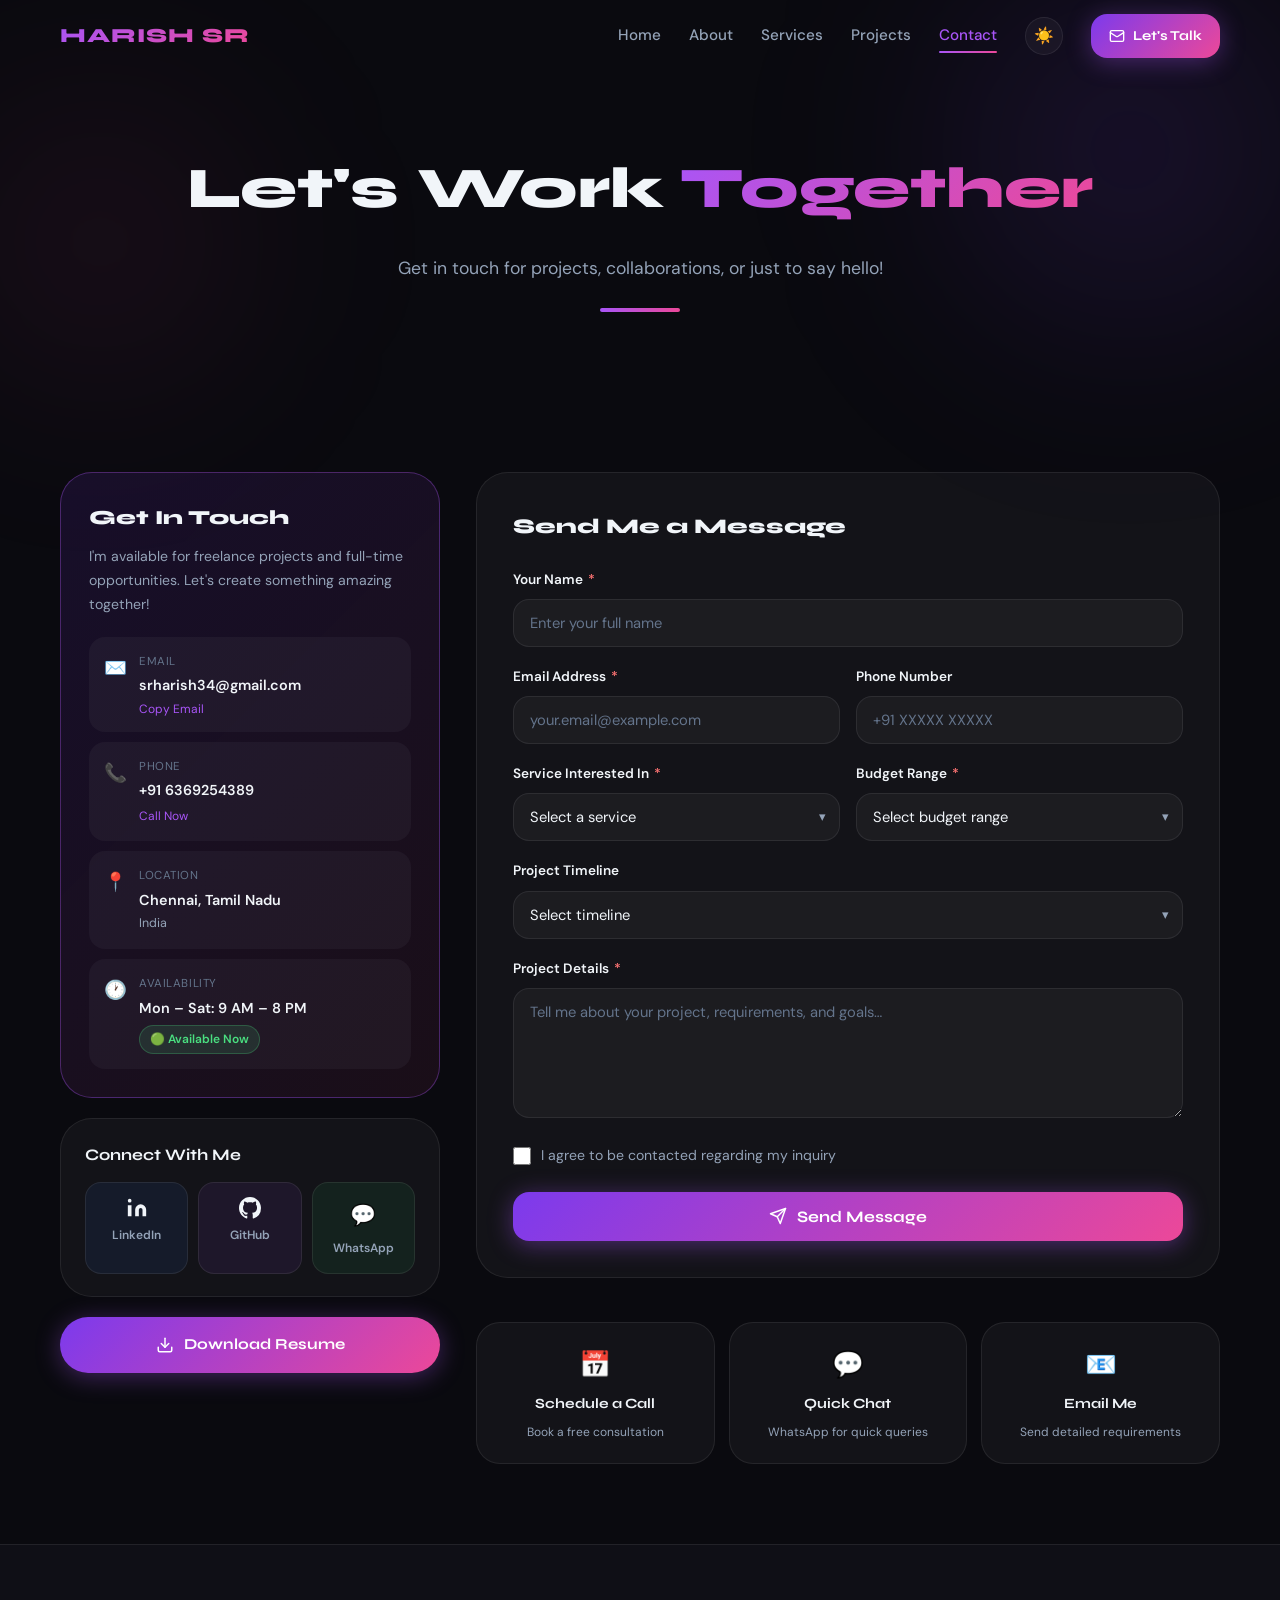
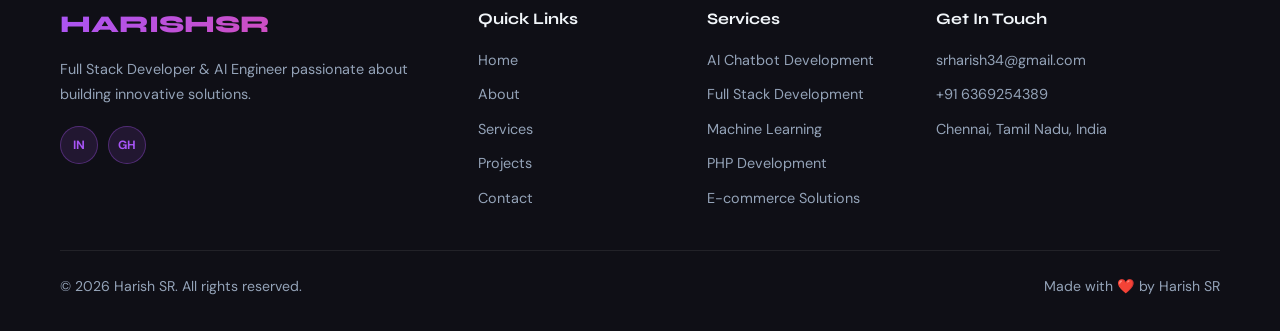
<file: contact.html>
<!DOCTYPE html>
<html lang="en">
<head>
  <meta charset="UTF-8" />
  <meta name="viewport" content="width=device-width, initial-scale=1.0"/>
  <title>Contact — Harish SR</title>
  <link rel="stylesheet" href="style/style.css" />
  <link href="https://fonts.googleapis.com/css2?family=Syne:wght@400;600;700;800&family=DM+Sans:ital,wght@0,300;0,400;0,500;1,400&display=swap" rel="stylesheet"/>
</head>
<body class="dark-theme">

  <!-- ===== NAVBAR ===== -->
  <nav class="navbar" id="navbar">
    <div class="nav-container">
      <a href="index.html" class="nav-logo">HARISH SR</a>
      <div class="nav-links">
        <a href="index.html" class="nav-link">Home</a>
        <a href="about.html" class="nav-link">About</a>
        <a href="Services.html" class="nav-link">Services</a>
        <a href="projects.html" class="nav-link">Projects</a>
        <a href="contact.html" class="nav-link active">Contact</a>
        <button class="theme-toggle" id="themeToggle" title="Toggle theme">
          <span class="theme-icon">☀️</span>
        </button>
        <a href="mailto:srharish34@gmail.com" class="btn-primary nav-cta">
          <svg xmlns="http://www.w3.org/2000/svg" width="16" height="16" viewBox="0 0 24 24" fill="none" stroke="currentColor" stroke-width="2" stroke-linecap="round" stroke-linejoin="round"><rect width="20" height="16" x="2" y="4" rx="2"/><path d="m22 7-8.97 5.7a1.94 1.94 0 0 1-2.06 0L2 7"/></svg>
          Let's Talk
        </a>
      </div>
      <button class="hamburger" id="hamburger" aria-label="Toggle menu" aria-expanded="false">
        <span></span><span></span><span></span>
      </button>
    </div>
  </nav>

  <!-- Mobile Menu -->
  <div class="mobile-menu" id="mobileMenu">
    <div class="mobile-menu-inner">
      <a href="index.html" class="mobile-nav-link"> Home</a>
      <a href="about.html" class="mobile-nav-link">About</a>
      <a href="Services.html" class="mobile-nav-link">Services</a>
      <a href="projects.html" class="mobile-nav-link">Projects</a>
      <a href="contact.html" class="mobile-nav-link active">Contact</a>
      <div class="mobile-menu-divider"></div>
      <div class="mobile-menu-bottom">
        <button class="mobile-theme-btn" id="mobileThemeToggle">
          <span class="theme-icon">☀️</span>
          <span class="theme-label">Dark Mode</span>
        </button>
        <a href="mailto:srharish34@gmail.com" class="mobile-cta">
          <svg xmlns="http://www.w3.org/2000/svg" width="16" height="16" viewBox="0 0 24 24" fill="none" stroke="currentColor" stroke-width="2" stroke-linecap="round" stroke-linejoin="round"><rect width="20" height="16" x="2" y="4" rx="2"/><path d="m22 7-8.97 5.7a1.94 1.94 0 0 1-2.06 0L2 7"/></svg>
          Let's Talk
        </a>
      </div>
    </div>
  </div>

  <!-- ===== PAGE HERO ===== -->
  <section class="page-hero">
    <div class="hero-bg-orb orb-1"></div>
    <div class="hero-bg-orb orb-2"></div>
    <div class="container">
      <h1 class="fade-in">Let's Work <span class="gradient-text">Together</span></h1>
      <p class="fade-in delay-1">Get in touch for projects, collaborations, or just to say hello!</p>
      <div class="divider-bar fade-in delay-2"></div>
    </div>
  </section>

  <!-- ===== MAIN CONTENT ===== -->
  <section class="section">
    <div class="container">
      <div class="contact-grid">

        <!-- ── LEFT SIDEBAR ── -->
        <div class="contact-sidebar">

          <!-- Info Card -->
          <div class="contact-info-card fade-in">
            <h3>Get In Touch</h3>
            <p class="contact-intro">I'm available for freelance projects and full-time opportunities. Let's create something amazing together!</p>

            <div class="contact-items">

              <div class="contact-item">
                <span class="contact-item-icon">✉️</span>
                <div>
                  <div class="contact-item-label">Email</div>
                  <div class="contact-item-value">
                    <a href="mailto:srharish34@gmail.com">srharish34@gmail.com</a>
                  </div>
                  <button class="contact-item-action copy-email-btn" onclick="copyEmail()">Copy Email</button>
                </div>
              </div>

              <div class="contact-item">
                <span class="contact-item-icon">📞</span>
                <div>
                  <div class="contact-item-label">Phone</div>
                  <div class="contact-item-value">
                    <a href="tel:+916369254389">+91 6369254389</a>
                  </div>
                  <a href="tel:+916369254389" class="contact-item-action">Call Now</a>
                </div>
              </div>

              <div class="contact-item">
                <span class="contact-item-icon">📍</span>
                <div>
                  <div class="contact-item-label">Location</div>
                  <div class="contact-item-value">Chennai, Tamil Nadu</div>
                  <div class="contact-item-sub">India</div>
                </div>
              </div>

              <div class="contact-item">
                <span class="contact-item-icon">🕐</span>
                <div>
                  <div class="contact-item-label">Availability</div>
                  <div class="contact-item-value">Mon – Sat: 9 AM – 8 PM</div>
                  <span class="available-badge-contact">🟢 Available Now</span>
                </div>
              </div>

            </div>
          </div>

          <!-- Social Links -->
          <div class="contact-social-card fade-in delay-1">
            <h3>Connect With Me</h3>
            <div class="contact-social-row">
              <a href="https://www.linkedin.com/in/harish1011" target="_blank" rel="noopener" class="contact-social-btn linkedin">
                <span class="csb-icon">
                  <svg xmlns="http://www.w3.org/2000/svg" width="22" height="22" viewBox="0 0 24 24" fill="currentColor"><path d="M16 8a6 6 0 0 1 6 6v7h-4v-7a2 2 0 0 0-2-2 2 2 0 0 0-2 2v7h-4v-7a6 6 0 0 1 6-6z"/><rect width="4" height="12" x="2" y="9"/><circle cx="4" cy="4" r="2"/></svg>
                </span>
                <span class="csb-label">LinkedIn</span>
              </a>
              <a href="https://github.com/srharish34-wq" target="_blank" rel="noopener" class="contact-social-btn github">
                <span class="csb-icon">
                  <svg xmlns="http://www.w3.org/2000/svg" width="22" height="22" viewBox="0 0 24 24" fill="currentColor"><path d="M12 0C5.37 0 0 5.37 0 12c0 5.31 3.435 9.795 8.205 11.385.6.105.825-.255.825-.57 0-.285-.015-1.23-.015-2.235-3.015.555-3.795-.735-4.035-1.41-.135-.345-.72-1.41-1.23-1.695-.42-.225-1.02-.78-.015-.795.945-.015 1.62.87 1.845 1.23 1.08 1.815 2.805 1.305 3.495.99.105-.78.42-1.305.765-1.605-2.67-.3-5.46-1.335-5.46-5.925 0-1.305.465-2.385 1.23-3.225-.12-.3-.54-1.53.12-3.18 0 0 1.005-.315 3.3 1.23.96-.27 1.98-.405 3-.405s2.04.135 3 .405c2.295-1.56 3.3-1.23 3.3-1.23.66 1.65.24 2.88.12 3.18.765.84 1.23 1.905 1.23 3.225 0 4.605-2.805 5.625-5.475 5.925.435.375.81 1.095.81 2.22 0 1.605-.015 2.895-.015 3.3 0 .315.225.69.825.57A12.02 12.02 0 0 0 24 12c0-6.63-5.37-12-12-12z"/></svg>
                </span>
                <span class="csb-label">GitHub</span>
              </a>
              <a href="https://wa.me/916369254389" target="_blank" rel="noopener" class="contact-social-btn whatsapp">
                <span class="csb-icon">💬</span>
                <span class="csb-label">WhatsApp</span>
              </a>
            </div>
          </div>

          <!-- Download Resume Button -->
  <a href="images/Harish_Resume.pdf" download class="contact-resume-btn fade-in delay-2">
    <svg xmlns="http://www.w3.org/2000/svg" width="18" height="18" viewBox="0 0 24 24" fill="none" stroke="currentColor" stroke-width="2" stroke-linecap="round" stroke-linejoin="round">
      <path d="M21 15v4a2 2 0 0 1-2 2H5a2 2 0 0 1-2-2v-4"/>
      <polyline points="7 10 12 15 17 10"/>
      <line x1="12" x2="12" y1="15" y2="3"/>
    </svg>
    Download Resume
  </a>

        </div>

        <!-- ── RIGHT: FORM ── -->
        <div class="contact-form-wrap fade-in delay-1">

          <div class="contact-form-card">
            <h3>Send Me a Message</h3>

            <!-- Status Banner -->
            <div class="form-status" id="formStatus"></div>

            <form id="contactForm" novalidate>

              <!-- Name -->
              <div class="form-group">
                <label for="name">Your Name <span class="required">*</span></label>
                <input type="text" id="name" name="name" required placeholder="Enter your full name" autocomplete="name"/>
              </div>

              <!-- Email + Phone -->
              <div class="form-row">
                <div class="form-group">
                  <label for="email">Email Address <span class="required">*</span></label>
                  <input type="email" id="email" name="email" required placeholder="your.email@example.com" autocomplete="email"/>
                </div>
                <div class="form-group">
                  <label for="phone">Phone Number</label>
                  <input type="tel" id="phone" name="phone" placeholder="+91 XXXXX XXXXX" autocomplete="tel"/>
                </div>
              </div>

              <!-- Service + Budget -->
              <div class="form-row">
                <div class="form-group">
                  <label for="service">Service Interested In <span class="required">*</span></label>
                  <div class="select-wrap">
                    <select id="service" name="service" required>
                      <option value="">Select a service</option>
                      <option>AI Chatbot Development</option>
                      <option>Full Stack Web Development</option>
                      <option>PHP Web Development</option>
                      <option>Machine Learning Solutions</option>
                      <option>Product Design &amp; UI/UX</option>
                      <option>E-commerce Development</option>
                    </select>
                    <span class="select-arrow">▾</span>
                  </div>
                </div>
                <div class="form-group">
                  <label for="budget">Budget Range <span class="required">*</span></label>
                  <div class="select-wrap">
                    <select id="budget" name="budget" required>
                      <option value="">Select budget range</option>
                      <option>₹3,000 – ₹5,000</option>
                      <option>₹5,000 – ₹10,000</option>
                      <option>₹10,000 – ₹20,000</option>
                      <option>₹20,000+</option>
                    </select>
                    <span class="select-arrow">▾</span>
                  </div>
                </div>
              </div>

              <!-- Timeline -->
              <div class="form-group">
                <label for="timeline">Project Timeline</label>
                <div class="select-wrap">
                  <select id="timeline" name="timeline">
                    <option value="">Select timeline</option>
                    <option>1–2 weeks</option>
                    <option>2–4 weeks</option>
                    <option>1–2 months</option>
                    <option>2–3 months</option>
                    <option>3+ months</option>
                  </select>
                  <span class="select-arrow">▾</span>
                </div>
              </div>

              <!-- Message -->
              <div class="form-group">
                <label for="message">Project Details <span class="required">*</span></label>
                <textarea id="message" name="message" required rows="5"
                  placeholder="Tell me about your project, requirements, and goals…"></textarea>
              </div>

              <!-- Agreement -->
              <div class="form-group checkbox-row">
                <input type="checkbox" id="agree" name="agree" required/>
                <label for="agree">I agree to be contacted regarding my inquiry</label>
              </div>

              <!-- Submit -->
              <button type="submit" class="submit-btn">
                <svg xmlns="http://www.w3.org/2000/svg" width="18" height="18" viewBox="0 0 24 24" fill="none" stroke="currentColor" stroke-width="2" stroke-linecap="round" stroke-linejoin="round"><line x1="22" x2="11" y1="2" y2="13"/><polygon points="22 2 15 22 11 13 2 9 22 2"/></svg>
                <span class="btn-text">Send Message</span>
                <span class="btn-spinner" style="display:none">⏳</span>
              </button>

            </form>
          </div>

          <!-- Quick Actions -->
          <div class="quick-actions">
            <a href="https://calendly.com/srharish34/30min" target="_blank" rel="noopener" class="quick-action">
              <span class="quick-action-icon">📅</span>
              <h4>Schedule a Call</h4>
              <p>Book a free consultation</p>
            </a>
            <a href="https://wa.me/916369254389" target="_blank" rel="noopener" class="quick-action">
              <span class="quick-action-icon">💬</span>
              <h4>Quick Chat</h4>
              <p>WhatsApp for quick queries</p>
            </a>
            <a href="mailto:srharish34@gmail.com" class="quick-action">
              <span class="quick-action-icon">📧</span>
              <h4>Email Me</h4>
              <p>Send detailed requirements</p>
            </a>
          </div>

        </div>
      </div>
    </div>
  </section>

  <!-- ===== FOOTER ===== -->
  <footer class="footer">
    <div class="container">
      <div class="footer-grid">
        <div class="footer-brand">
          <div class="footer-logo gradient-text">HARISHSR</div>
          <p>Full Stack Developer &amp; AI Engineer passionate about building innovative solutions.</p>
          <div class="footer-socials">
            <a href="https://www.linkedin.com/in/harish1011" target="_blank" class="footer-social-btn">in</a>
            <a href="https://github.com/srharish34-wq" target="_blank" class="footer-social-btn">gh</a>
          </div>
        </div>
        <div class="footer-col">
          <h4>Quick Links</h4>
          <ul>
            <li><a href="index.html">Home</a></li>
            <li><a href="about.html">About</a></li>
            <li><a href="services.html">Services</a></li>
            <li><a href="projects.html">Projects</a></li>
            <li><a href="contact.html">Contact</a></li>
          </ul>
        </div>
        <div class="footer-col">
          <h4>Services</h4>
          <ul>
            <li>AI Chatbot Development</li>
            <li>Full Stack Development</li>
            <li>Machine Learning</li>
            <li>PHP Development</li>
            <li>E-commerce Solutions</li>
          </ul>
        </div>
        <div class="footer-col">
          <h4>Get In Touch</h4>
          <ul>
            <li><a href="mailto:srharish34@gmail.com">srharish34@gmail.com</a></li>
            <li><a href="tel:+916369254389">+91 6369254389</a></li>
            <li>Chennai, Tamil Nadu, India</li>
          </ul>
        </div>
      </div>
      <div class="footer-bottom">
        <p>&copy; <span id="year"></span> Harish SR. All rights reserved.</p>
        <p>Made with ❤️ by Harish SR</p>
      </div>
    </div>
  </footer>

  <script src="js/script.js"></script>
</body>
</html>
</file>
<file: style/style.css>
/* ============================================================
   HARISH SR PORTFOLIO — style.css
   Shared across: index, about, services, projects, contact
   ============================================================ */

/* ── Google Fonts ── */
@import url('https://fonts.googleapis.com/css2?family=Syne:wght@400;600;700;800&family=DM+Sans:ital,wght@0,300;0,400;0,500;1,400&display=swap');

/* ── CSS Variables ── */
:root {
  --purple: #a855f7;
  --purple-dark: #7c3aed;
  --purple-light: #c084fc;
  --pink: #ec4899;
  --pink-light: #f472b6;
  --blue: #60a5fa;
  --green: #4ade80;
  --yellow: #facc15;

  --bg: #0a0a0f;
  --bg-2: #111118;
  --bg-card: rgba(255,255,255,0.04);
  --bg-card-hover: rgba(168,85,247,0.08);
  --border: rgba(255,255,255,0.08);
  --border-purple: rgba(168,85,247,0.35);

  --text: #f1f5f9;
  --text-muted: #94a3b8;
  --text-faint: #64748b;

  --font-display: 'Syne', sans-serif;
  --font-body: 'DM Sans', sans-serif;

  --radius-sm: 10px;
  --radius-md: 16px;
  --radius-lg: 24px;
  --radius-xl: 32px;
  --radius-full: 9999px;

  --shadow-purple: 0 0 40px rgba(168,85,247,0.18);
  --transition: 0.3s cubic-bezier(.4,0,.2,1);
}

/* ── Light Theme ── */
.light-theme {
  --bg: #f8f7ff;
  --bg-2: #ede9fe;
  --bg-card: rgba(0,0,0,0.03);
  --bg-card-hover: rgba(168,85,247,0.06);
  --border: rgba(0,0,0,0.08);
  --border-purple: rgba(168,85,247,0.3);
  --text: #1e1b4b;
  --text-muted: #4b5563;
  --text-faint: #9ca3af;
}

/* ── Reset & Base ── */
*, *::before, *::after { box-sizing: border-box; margin: 0; padding: 0; }

html { scroll-behavior: smooth; }

body {
  font-family: var(--font-body);
  background: var(--bg);
  color: var(--text);
  line-height: 1.7;
  min-height: 100vh;
  transition: background var(--transition), color var(--transition);
  overflow-x: hidden;
}

a { color: inherit; text-decoration: none; }
img { max-width: 100%; display: block; }
button { cursor: pointer; border: none; background: none; font-family: inherit; color: inherit; }
ul { list-style: none; }

/* ── Utilities ── */
.container {
  max-width: 1200px;
  margin: 0 auto;
  padding: 0 20px;
}

.gradient-text {
  background: linear-gradient(135deg, var(--purple), var(--pink));
  -webkit-background-clip: text;
  -webkit-text-fill-color: transparent;
  background-clip: text;
}

.purple-text { color: var(--purple); }
.pink-text   { color: var(--pink); }
.blue-text   { color: var(--blue); }
.green-text  { color: var(--green); }

.section {
  padding: 80px 0;
}

.section-header {
  text-align: center;
  margin-bottom: 56px;
}

.section-title {
  font-family: var(--font-display);
  font-size: clamp(2rem, 4vw, 3rem);
  font-weight: 800;
  margin-bottom: 12px;
  line-height: 1.2;
}

.section-subtitle {
  color: var(--text-muted);
  font-size: 1.1rem;
  max-width: 600px;
  margin: 0 auto;
}

/* ── Buttons ── */
.btn-primary {
  display: inline-flex;
  align-items: center;
  gap: 8px;
  padding: 14px 28px;
  background: linear-gradient(135deg, var(--purple-dark), var(--pink));
  color: #fff;
  border-radius: var(--radius-md);
  font-family: var(--font-display);
  font-weight: 700;
  font-size: 0.95rem;
  transition: transform var(--transition), box-shadow var(--transition);
  box-shadow: 0 4px 24px rgba(168,85,247,0.35);
  white-space: nowrap;
}
.btn-primary:hover { transform: scale(1.05); box-shadow: 0 8px 32px rgba(168,85,247,0.5); }

.btn-secondary {
  display: inline-flex;
  align-items: center;
  gap: 8px;
  padding: 14px 28px;
  background: var(--bg-card);
  border: 1px solid var(--border);
  border-radius: var(--radius-md);
  font-family: var(--font-display);
  font-weight: 700;
  font-size: 0.95rem;
  transition: background var(--transition), transform var(--transition);
  white-space: nowrap;
}
.btn-secondary:hover { background: rgba(168,85,247,0.12); transform: scale(1.03); }

/* ── Fade-in Animation ── */
.fade-in {
  opacity: 0;
  transform: translateY(28px);
  animation: fadeUp 0.7s ease forwards;
}
.delay-1 { animation-delay: 0.1s; }
.delay-2 { animation-delay: 0.2s; }
.delay-3 { animation-delay: 0.3s; }
.delay-4 { animation-delay: 0.4s; }
.delay-5 { animation-delay: 0.5s; }

@keyframes fadeUp {
  to { opacity: 1; transform: translateY(0); }
}

/* ============================================================
   NAVBAR
   ============================================================ */
.navbar {
  position: fixed;
  top: 0; left: 0; right: 0;
  z-index: 1000;
  transition: background var(--transition), box-shadow var(--transition);
  backdrop-filter: blur(0px);
}
.navbar.scrolled {
  background: color-mix(in srgb, var(--bg) 92%, transparent);
  backdrop-filter: blur(16px);
  box-shadow: 0 2px 32px rgba(168,85,247,0.08);
}

.nav-container {
  max-width: 1200px;
  margin: 0 auto;
  padding: 0 20px;
  display: flex;
  align-items: center;
  justify-content: space-between;
  height: 72px;
}

.nav-logo {
  font-family: var(--font-display);
  font-size: 1.3rem;
  font-weight: 800;
  background: linear-gradient(135deg, var(--purple), var(--pink));
  -webkit-background-clip: text;
  -webkit-text-fill-color: transparent;
  background-clip: text;
  letter-spacing: 1px;
}

.nav-links {
  display: flex;
  align-items: center;
  gap: 32px;
}

.nav-link {
  font-weight: 500;
  font-size: 0.95rem;
  color: var(--text-muted);
  position: relative;
  transition: color var(--transition);
}
.nav-link::after {
  content: '';
  position: absolute;
  bottom: -4px; left: 0; right: 0;
  height: 2px;
  background: linear-gradient(90deg, var(--purple), var(--pink));
  border-radius: 2px;
  transform: scaleX(0);
  transition: transform var(--transition);
}
.nav-link:hover, .nav-link.active { color: var(--purple); }
.nav-link.active::after, .nav-link:hover::after { transform: scaleX(1); }

.nav-cta { font-size: 0.88rem; padding: 10px 20px; }

.theme-toggle {
  width: 38px; height: 38px;
  border-radius: var(--radius-full);
  display: flex; align-items: center; justify-content: center;
  background: var(--bg-card);
  border: 1px solid var(--border);
  font-size: 1rem;
  transition: background var(--transition), transform var(--transition);
}
.theme-toggle:hover { background: rgba(168,85,247,0.15); transform: rotate(20deg); }

.hamburger {
  display: none;
  flex-direction: column;
  gap: 5px;
  padding: 6px;
}
.hamburger span {
  width: 24px; height: 2px;
  background: var(--text);
  border-radius: 2px;
  transition: transform var(--transition), opacity var(--transition);
}

/* Mobile Nav */
.nav-links.open {
  display: flex;
  flex-direction: column;
  position: absolute;
  top: 72px; left: 0; right: 0;
  background: color-mix(in srgb, var(--bg) 97%, transparent);
  backdrop-filter: blur(20px);
  border-top: 1px solid var(--border);
  padding: 20px;
  gap: 16px;
  align-items: flex-start;
}

/* ============================================================
   HERO
   ============================================================ */
.hero {
  min-height: 100vh;
  display: flex;
  align-items: center;
  padding-top: 80px;
  position: relative;
  overflow: hidden;
}

.hero-bg-orb {
  position: absolute;
  border-radius: 50%;
  filter: blur(100px);
  pointer-events: none;
  animation: orbFloat 8s ease-in-out infinite alternate;
}
.orb-1 {
  width: 500px; height: 500px;
  background: radial-gradient(circle, rgba(124,58,237,0.2), transparent 70%);
  top: -100px; right: -100px;
}
.orb-2 {
  width: 400px; height: 400px;
  background: radial-gradient(circle, rgba(236,72,153,0.12), transparent 70%);
  bottom: -50px; left: -100px;
  animation-delay: -4s;
}
@keyframes orbFloat {
  from { transform: translate(0, 0) scale(1); }
  to   { transform: translate(30px, -30px) scale(1.05); }
}

.hero-grid {
  display: grid;
  grid-template-columns: 1fr 1fr;
  gap: 60px;
  align-items: center;
  padding: 60px 0;
}

/* ── Available Badge ── */
.available-badge {
  display: inline-flex;
  align-items: center;
  gap: 8px;
  padding: 8px 16px;
  background: rgba(168,85,247,0.12);
  border: 1px solid var(--border-purple);
  border-radius: var(--radius-full);
  font-size: 0.85rem;
  color: var(--purple-light);
  margin-bottom: 24px;
}

.ping-dot {
  position: relative;
  width: 10px; height: 10px;
  flex-shrink: 0;
}
.ping-dot::before {
  content: '';
  position: absolute; inset: 0;
  border-radius: 50%;
  background: #4ade80;
  animation: ping 1.5s ease-in-out infinite;
}
.ping-dot::after {
  content: '';
  position: absolute; inset: 1px;
  border-radius: 50%;
  background: #22c55e;
}
@keyframes ping {
  0%   { transform: scale(1); opacity: 1; }
  70%  { transform: scale(2.2); opacity: 0; }
  100% { transform: scale(1); opacity: 0; }
}

/* ── Hero Text ── */
.hero-heading {
  font-family: var(--font-display);
  font-size: clamp(2.6rem, 5vw, 4.5rem);
  font-weight: 800;
  line-height: 1.1;
  margin-bottom: 12px;
}
.hero-subheading {
  font-family: var(--font-display);
  font-size: clamp(1.4rem, 2.5vw, 2.2rem);
  font-weight: 600;
  color: var(--text-muted);
  margin-bottom: 20px;
}
.hero-desc {
  color: var(--text-muted);
  font-size: 1rem;
  max-width: 580px;
  margin-bottom: 32px;
  line-height: 1.8;
}

/* ── Stats Grid ── */
.stats-grid {
  display: grid;
  grid-template-columns: repeat(4, 1fr);
  gap: 12px;
  margin-bottom: 32px;
}
.stat-card {
  padding: 16px 12px;
  background: var(--bg-card);
  border: 1px solid var(--border);
  border-radius: var(--radius-md);
  text-align: center;
  transition: transform var(--transition), border-color var(--transition);
}
.stat-card:hover { transform: scale(1.06); border-color: var(--border-purple); }
.stat-value { font-family: var(--font-display); font-size: 1.8rem; font-weight: 800; }
.stat-label { font-size: 0.78rem; color: var(--text-muted); margin-top: 2px; }

/* ── CTA Row ── */
.hero-cta {
  display: flex;
  flex-wrap: wrap;
  gap: 14px;
  margin-bottom: 24px;
}

/* ── Social Box ── */
.social-box {
  display: inline-flex;
  flex-wrap: wrap;
  align-items: center;
  gap: 8px;
  padding: 12px 16px;
  background: var(--bg-card);
  border: 1px solid var(--border);
  border-radius: var(--radius-md);
  transition: border-color var(--transition);
}
.social-box:hover { border-color: var(--border-purple); }
.social-link {
  padding: 8px 14px;
  background: rgba(255,255,255,0.04);
  border-radius: var(--radius-sm);
  font-size: 0.88rem;
  font-weight: 500;
  transition: background var(--transition), color var(--transition);
}
.social-link:hover { background: rgba(168,85,247,0.18); color: var(--purple); }
.social-divider { width: 1px; height: 24px; background: var(--border); }

/* ── Photo Card ── */
.hero-photo { display: flex; flex-direction: column; gap: 20px; }

.photo-card {
  position: relative;
  padding: 24px;
  background: linear-gradient(135deg, rgba(124,58,237,0.1), rgba(236,72,153,0.08));
  border: 1px solid var(--border-purple);
  border-radius: var(--radius-xl);
}
.photo-sparkle {
  position: absolute;
  top: -14px; right: -14px;
  width: 44px; height: 44px;
  display: flex; align-items: center; justify-content: center;
  background: linear-gradient(135deg, var(--purple-dark), var(--pink));
  border-radius: var(--radius-md);
  font-size: 1.1rem;
  box-shadow: 0 4px 20px rgba(168,85,247,0.4);
}
.photo-frame {
  width: 100%;
  border-radius: var(--radius-lg);
  overflow: hidden;
  aspect-ratio: 3/4;
}
.photo-frame img {
  width: 100%; height: 100%;
  object-fit: cover;
  object-position: center top;
  transition: transform 0.5s ease;
}
.photo-card:hover .photo-frame img { transform: scale(1.04); }

/* ── Role Card ── */
.role-card {
  padding: 20px 24px;
  background: linear-gradient(135deg, rgba(124,58,237,0.1), rgba(236,72,153,0.08));
  border: 1px solid var(--border-purple);
  border-radius: var(--radius-xl);
}
.role-center { text-align: center; margin-bottom: 16px; }
.role-center h3 { font-family: var(--font-display); font-size: 1.1rem; font-weight: 700; margin-bottom: 4px; }
.role-title { color: var(--purple); font-weight: 600; }
.role-company { color: var(--text-muted); font-size: 0.88rem; }
.role-details { display: flex; flex-direction: column; gap: 10px; }
.role-detail-item {
  padding: 10px 14px;
  background: var(--bg-card);
  border-radius: var(--radius-sm);
}
.role-detail-label { font-size: 0.75rem; color: var(--text-muted); margin-bottom: 2px; }
.role-detail-value { font-weight: 600; font-size: 0.88rem; }

/* ============================================================
   HIGHLIGHTS
   ============================================================ */
.highlights-section { background: var(--bg-2); }

.highlights-grid {
  display: grid;
  grid-template-columns: repeat(auto-fit, minmax(200px, 1fr));
  gap: 20px;
}
.highlight-card {
  padding: 28px 24px;
  background: var(--bg-card);
  border: 1px solid var(--border);
  border-radius: var(--radius-lg);
  transition: border-color var(--transition), transform var(--transition), background var(--transition);
}
.highlight-card:hover {
  border-color: var(--border-purple);
  transform: translateY(-6px);
  background: var(--bg-card-hover);
}
.highlight-icon { font-size: 2rem; margin-bottom: 16px; color: var(--purple); }
.highlight-card h3 { font-family: var(--font-display); font-size: 1.05rem; font-weight: 700; margin-bottom: 8px; }
.highlight-card p { font-size: 0.88rem; color: var(--text-muted); }

/* ============================================================
   TECH TAGS
   ============================================================ */
.tech-section {}
.tech-tags {
  display: flex;
  flex-wrap: wrap;
  justify-content: center;
  gap: 12px;
}
.tech-tag {
  padding: 10px 22px;
  background: linear-gradient(135deg, rgba(124,58,237,0.1), rgba(236,72,153,0.08));
  border: 1px solid var(--border-purple);
  border-radius: var(--radius-full);
  font-weight: 600;
  font-size: 0.9rem;
  cursor: pointer;
  transition: border-color var(--transition), transform var(--transition), background var(--transition);
}
.tech-tag:hover {
  border-color: var(--purple);
  background: rgba(168,85,247,0.2);
  transform: scale(1.08);
}

/* ============================================================
   CTA SECTION
   ============================================================ */
.cta-section {}
.cta-box {
  padding: 60px 48px;
  background: linear-gradient(135deg, rgba(124,58,237,0.18), rgba(236,72,153,0.12));
  border: 1px solid var(--border-purple);
  border-radius: var(--radius-xl);
  text-align: center;
}
.cta-box h2 { font-family: var(--font-display); font-size: clamp(1.6rem, 3vw, 2.4rem); font-weight: 800; margin-bottom: 12px; }
.cta-box p { color: var(--text-muted); font-size: 1.05rem; margin-bottom: 32px; }
.cta-btns { display: flex; flex-wrap: wrap; justify-content: center; gap: 16px; }

/* ============================================================
   FOOTER
   ============================================================ */
.footer {
  background: color-mix(in srgb, var(--bg-2) 80%, transparent);
  border-top: 1px solid var(--border);
  padding: 60px 0 32px;
}
.footer-grid {
  display: grid;
  grid-template-columns: 2fr 1fr 1fr 1.5fr;
  gap: 40px;
  margin-bottom: 40px;
}
.footer-logo { font-family: var(--font-display); font-size: 1.5rem; font-weight: 800; margin-bottom: 12px; }
.footer-brand p { color: var(--text-muted); font-size: 0.9rem; line-height: 1.7; margin-bottom: 20px; }

.footer-socials { display: flex; gap: 10px; }
.footer-social-btn {
  width: 38px; height: 38px;
  display: flex; align-items: center; justify-content: center;
  background: rgba(168,85,247,0.12);
  border: 1px solid var(--border-purple);
  border-radius: 50%;
  font-size: 0.75rem;
  font-weight: 700;
  text-transform: uppercase;
  color: var(--purple);
  transition: background var(--transition), transform var(--transition);
}
.footer-social-btn:hover { background: var(--purple); color: #fff; transform: scale(1.1); }

.footer-col h4 { font-family: var(--font-display); font-weight: 700; margin-bottom: 16px; }
.footer-col ul { display: flex; flex-direction: column; gap: 10px; }
.footer-col li { font-size: 0.9rem; color: var(--text-muted); }
.footer-col a { color: var(--text-muted); transition: color var(--transition); }
.footer-col a:hover { color: var(--purple); }

.footer-bottom {
  display: flex;
  justify-content: space-between;
  align-items: center;
  padding-top: 24px;
  border-top: 1px solid var(--border);
  flex-wrap: wrap;
  gap: 8px;
}
.footer-bottom p { font-size: 0.88rem; color: var(--text-muted); }

/* ============================================================
   ABOUT PAGE
   ============================================================ */
.page-hero {
  padding: 140px 0 80px;
  text-align: center;
  position: relative;
}
.page-hero h1 { font-family: var(--font-display); font-size: clamp(2.4rem, 5vw, 3.6rem); font-weight: 800; margin-bottom: 16px; }
.page-hero p { color: var(--text-muted); font-size: 1.1rem; max-width: 560px; margin: 0 auto 24px; }
.divider-bar {
  width: 80px; height: 4px;
  background: linear-gradient(90deg, var(--purple), var(--pink));
  border-radius: var(--radius-full);
  margin: 0 auto;
}

.about-grid {
  display: grid;
  grid-template-columns: 1fr 1.4fr;
  gap: 48px;
  align-items: start;
}

/* Info Card */
.info-card {
  padding: 32px;
  background: linear-gradient(135deg, rgba(124,58,237,0.12), rgba(236,72,153,0.08));
  border: 1px solid var(--border-purple);
  border-radius: var(--radius-xl);
  position: sticky;
  top: 90px;
}
.info-avatar {
  width: 120px; height: 120px;
  border-radius: 50%;
  overflow: hidden;
  margin: 0 auto 16px;
  border: 3px solid var(--purple);
}
.info-avatar img { width: 100%; height: 100%; object-fit: cover; }
.info-card h2 { font-family: var(--font-display); font-size: 1.6rem; font-weight: 800; text-align: center; }
.info-role { color: var(--purple); font-weight: 600; text-align: center; margin-bottom: 24px; }

.info-list { display: flex; flex-direction: column; gap: 10px; margin-bottom: 24px; }
.info-item {
  display: flex;
  align-items: flex-start;
  gap: 12px;
  padding: 12px 14px;
  background: var(--bg-card);
  border-radius: var(--radius-sm);
  transition: background var(--transition);
}
.info-item:hover { background: rgba(168,85,247,0.1); }
.info-icon { font-size: 1.1rem; flex-shrink: 0; margin-top: 2px; }
.info-label { font-size: 0.75rem; color: var(--text-muted); margin-bottom: 2px; }
.info-value { font-weight: 600; font-size: 0.9rem; }
.info-value a { transition: color var(--transition); }
.info-value a:hover { color: var(--purple); }

.info-btns { display: flex; gap: 10px; }
.info-btns .btn-primary, .info-btns .btn-secondary { flex: 1; justify-content: center; font-size: 0.88rem; padding: 12px 16px; }

/* About Text */
.about-text h1 { font-family: var(--font-display); font-size: clamp(2rem, 3vw, 2.8rem); font-weight: 800; margin-bottom: 12px; }
.about-text .divider-bar { margin: 0 0 24px; }
.about-text p { color: var(--text-muted); line-height: 1.8; margin-bottom: 16px; }
.about-mini-stats { display: grid; grid-template-columns: 1fr 1fr; gap: 16px; margin-top: 24px; }
.mini-stat { padding: 20px; background: var(--bg-card); border-radius: var(--radius-md); }
.mini-stat .val { font-family: var(--font-display); font-size: 2rem; font-weight: 800; margin-bottom: 4px; }
.mini-stat .lbl { font-size: 0.85rem; color: var(--text-muted); }

/* Timeline / cards */
.cards-list { display: flex; flex-direction: column; gap: 20px; }
.edu-card, .exp-card {
  padding: 24px 28px;
  background: var(--bg-card);
  border: 1px solid var(--border);
  border-radius: var(--radius-lg);
  transition: border-color var(--transition), transform var(--transition);
}
.edu-card:hover, .exp-card:hover { border-color: var(--border-purple); transform: translateX(4px); }
.card-header { display: flex; justify-content: space-between; align-items: flex-start; margin-bottom: 8px; flex-wrap: wrap; gap: 8px; }
.card-degree { font-family: var(--font-display); font-size: 1.05rem; font-weight: 700; color: var(--purple); }
.card-duration { font-size: 0.85rem; color: var(--text-muted); white-space: nowrap; }
.card-institution { font-weight: 600; color: var(--text); margin-bottom: 4px; }
.card-meta { font-size: 0.9rem; color: var(--text-muted); }
.card-desc { font-size: 0.88rem; color: var(--text-muted); margin-top: 8px; }

.card-role { font-family: var(--font-display); font-size: 1.2rem; font-weight: 700; color: var(--purple); }
.card-company { font-weight: 600; }
.card-location { font-size: 0.88rem; color: var(--text-muted); margin-bottom: 12px; }
.responsibilities { display: flex; flex-direction: column; gap: 8px; }
.responsibility { display: flex; gap: 8px; }
.responsibility .dot { color: var(--purple); flex-shrink: 0; margin-top: 2px; }
.responsibility span { font-size: 0.9rem; color: var(--text-muted); }

/* Skills */
.skills-grid {
  display: grid;
  grid-template-columns: 1fr 1fr;
  gap: 24px;
}
.skill-group {
  padding: 24px;
  background: var(--bg-card);
  border: 1px solid var(--border);
  border-radius: var(--radius-lg);
}
.skill-group h3 { font-family: var(--font-display); color: var(--purple); margin-bottom: 16px; font-size: 0.95rem; font-weight: 700; }
.skill-tags { display: flex; flex-wrap: wrap; gap: 8px; }
.skill-tag {
  padding: 6px 14px;
  background: rgba(168,85,247,0.08);
  border: 1px solid transparent;
  border-radius: var(--radius-full);
  font-size: 0.82rem;
  transition: border-color var(--transition), background var(--transition);
}
.skill-tag:hover { border-color: var(--border-purple); background: rgba(168,85,247,0.18); }

/* Certs */
.certs-grid {
  display: grid;
  grid-template-columns: repeat(auto-fill, minmax(220px, 1fr));
  gap: 20px;
}
.cert-card {
  padding: 24px;
  background: linear-gradient(135deg, rgba(124,58,237,0.1), rgba(236,72,153,0.07));
  border: 1px solid var(--border-purple);
  border-radius: var(--radius-lg);
  transition: transform var(--transition);
}
.cert-card:hover { transform: scale(1.04); }
.cert-icon { font-size: 1.8rem; margin-bottom: 12px; }
.cert-name { font-family: var(--font-display); font-weight: 700; margin-bottom: 4px; }
.cert-issuer { font-size: 0.85rem; color: var(--text-muted); margin-bottom: 4px; }
.cert-year { font-size: 0.85rem; color: var(--purple); font-weight: 600; }

/* Achievements */
.achievements-grid {
  display: grid;
  grid-template-columns: repeat(auto-fill, minmax(220px, 1fr));
  gap: 20px;
}
.achievement-card {
  padding: 28px 20px;
  background: var(--bg-card);
  border: 1px solid var(--border);
  border-radius: var(--radius-lg);
  text-align: center;
  transition: border-color var(--transition), transform var(--transition);
}
.achievement-card:hover { border-color: var(--border-purple); transform: scale(1.04); }
.achievement-icon { font-size: 2.4rem; margin-bottom: 12px; }
.achievement-title { font-family: var(--font-display); font-weight: 700; margin-bottom: 6px; }
.achievement-desc { font-size: 0.88rem; color: var(--text-muted); }

/* ============================================================
   SERVICES PAGE
   ============================================================ */
.hr-banner {
  max-width: 800px;
  margin: 32px auto 0;
  padding: 32px;
  background: linear-gradient(135deg, rgba(124,58,237,0.18), rgba(236,72,153,0.1));
  border: 1px solid var(--border-purple);
  border-radius: var(--radius-xl);
  display: flex;
  align-items: center;
  gap: 28px;
  flex-wrap: wrap;
}
.hr-logo { width: 90px; height: 90px; object-fit: contain; flex-shrink: 0; }
.hr-info { flex: 1; min-width: 200px; }
.hr-info h2 { font-family: var(--font-display); font-size: 1.6rem; font-weight: 800; color: var(--purple); margin-bottom: 6px; }
.hr-info p { color: var(--text-muted); font-size: 0.9rem; }
.hr-info .hr-sub { font-size: 0.82rem; margin-top: 4px; }

.services-grid {
  display: grid;
  grid-template-columns: repeat(auto-fill, minmax(340px, 1fr));
  gap: 28px;
}
.service-card {
  position: relative;
  padding: 32px;
  background: var(--bg-card);
  border: 1px solid var(--border);
  border-radius: var(--radius-xl);
  overflow: hidden;
  transition: border-color var(--transition), transform var(--transition);
}
.service-card::before {
  content: '';
  position: absolute;
  inset: 0;
  opacity: 0;
  transition: opacity var(--transition);
  border-radius: inherit;
}
.service-card:hover { border-color: var(--border-purple); transform: translateY(-6px); }
.service-card:hover::before { opacity: 1; }

.service-icon-wrap {
  display: inline-flex;
  padding: 16px;
  border-radius: var(--radius-md);
  font-size: 2rem;
  margin-bottom: 20px;
  transition: transform var(--transition);
}
.service-card:hover .service-icon-wrap { transform: scale(1.1); }

.service-title { font-family: var(--font-display); font-size: 1.3rem; font-weight: 800; margin-bottom: 10px; }
.service-desc { color: var(--text-muted); font-size: 0.9rem; margin-bottom: 20px; line-height: 1.7; }
.service-features { display: flex; flex-direction: column; gap: 8px; margin-bottom: 24px; }
.service-feature { display: flex; align-items: center; gap: 8px; }
.feature-check { color: var(--green); flex-shrink: 0; font-size: 1rem; }
.feature-text { font-size: 0.88rem; color: var(--text-muted); }

.service-footer {
  display: flex;
  align-items: center;
  justify-content: space-between;
  padding-top: 20px;
  border-top: 1px solid var(--border);
}
.service-price-label { font-size: 0.75rem; color: var(--text-muted); }
.service-price { font-family: var(--font-display); font-size: 1.5rem; font-weight: 800; color: var(--purple); }

/* Why Choose Me */
.why-grid {
  display: grid;
  grid-template-columns: repeat(auto-fill, minmax(220px, 1fr));
  gap: 20px;
}
.why-card {
  padding: 28px 20px;
  background: var(--bg-card);
  border: 1px solid var(--border);
  border-radius: var(--radius-lg);
  text-align: center;
  transition: transform var(--transition);
}
.why-card:hover { transform: scale(1.05); }
.why-icon { font-size: 2rem; margin-bottom: 12px; }
.why-title { font-family: var(--font-display); font-weight: 700; margin-bottom: 6px; }
.why-desc { font-size: 0.88rem; color: var(--text-muted); }

/* Clients */
.clients-grid { display: grid; grid-template-columns: repeat(auto-fill, minmax(320px, 1fr)); gap: 28px; }
.client-card {
  position: relative;
  padding: 32px;
  background: var(--bg-card);
  border: 1px solid var(--border);
  border-radius: var(--radius-xl);
  overflow: hidden;
  transition: border-color var(--transition), transform var(--transition);
}
.client-card:hover { border-color: var(--border-purple); transform: translateY(-4px); }
.client-img { width: 100%; height: 180px; object-fit: cover; border-radius: var(--radius-md); margin-bottom: 16px; transition: transform var(--transition); }
.client-card:hover .client-img { transform: scale(1.03); }
.client-name { font-family: var(--font-display); font-size: 1.2rem; font-weight: 800; margin-bottom: 4px; }
.client-type { color: var(--text-muted); font-size: 0.9rem; }
.client-loc { color: var(--purple); font-size: 0.88rem; font-weight: 600; margin-bottom: 10px; }
.client-desc { font-size: 0.88rem; color: var(--text-muted); }

/* Process */
.process-grid { display: grid; grid-template-columns: repeat(4, 1fr); gap: 16px; position: relative; }
.process-step {
  padding: 28px 20px;
  background: linear-gradient(135deg, rgba(124,58,237,0.12), rgba(236,72,153,0.08));
  border: 1px solid var(--border-purple);
  border-radius: var(--radius-xl);
  text-align: center;
  position: relative;
}
.process-step::after {
  content: '→';
  position: absolute;
  right: -14px; top: 50%;
  transform: translateY(-50%);
  color: var(--purple);
  font-size: 1.2rem;
  z-index: 1;
}
.process-step:last-child::after { display: none; }
.process-num { font-family: var(--font-display); font-size: 2.4rem; font-weight: 800; color: var(--purple); margin-bottom: 8px; }
.process-title { font-family: var(--font-display); font-weight: 700; margin-bottom: 6px; }
.process-desc { font-size: 0.85rem; color: var(--text-muted); }

/* ============================================================
   PROJECTS PAGE
   ============================================================ */
.filter-bar {
  display: flex;
  flex-wrap: wrap;
  justify-content: center;
  gap: 10px;
  margin-bottom: 48px;
}
.filter-btn {
  padding: 10px 24px;
  border-radius: var(--radius-md);
  font-family: var(--font-display);
  font-weight: 700;
  font-size: 0.9rem;
  background: var(--bg-card);
  border: 1px solid var(--border);
  transition: all var(--transition);
}
.filter-btn:hover, .filter-btn.active {
  background: linear-gradient(135deg, var(--purple-dark), var(--pink));
  border-color: transparent;
  color: #fff;
  transform: scale(1.05);
}

.projects-grid {
  display: grid;
  grid-template-columns: repeat(auto-fill, minmax(520px, 1fr));
  gap: 28px;
}
.project-card {
  position: relative;
  padding: 32px;
  background: var(--bg-card);
  border: 1px solid var(--border);
  border-radius: var(--radius-xl);
  overflow: hidden;
  transition: border-color var(--transition), transform var(--transition);
}
.project-card:hover { border-color: var(--border-purple); transform: translateY(-6px); }

.project-top { display: flex; align-items: flex-start; justify-content: space-between; margin-bottom: 16px; }
.project-emoji { font-size: 3.5rem; }
.project-category { padding: 6px 14px; background: rgba(168,85,247,0.15); color: var(--purple-light); border-radius: var(--radius-full); font-size: 0.8rem; font-weight: 600; }

.project-title { font-family: var(--font-display); font-size: 1.4rem; font-weight: 800; margin-bottom: 10px; }
.project-desc { color: var(--text-muted); font-size: 0.92rem; line-height: 1.7; margin-bottom: 16px; }

.project-techs { display: flex; flex-wrap: wrap; gap: 8px; margin-bottom: 16px; }
.project-tech {
  padding: 5px 12px;
  background: rgba(168,85,247,0.08);
  border-radius: var(--radius-full);
  font-size: 0.8rem;
  transition: background var(--transition);
}
.project-tech:hover { background: rgba(168,85,247,0.2); }

.project-highlights { display: flex; flex-direction: column; gap: 6px; margin-bottom: 20px; }
.project-highlight { display: flex; gap: 8px; align-items: flex-start; }
.project-highlight .check { color: var(--purple); font-weight: 700; flex-shrink: 0; }
.project-highlight span { font-size: 0.88rem; color: var(--text-muted); }

.project-footer {
  display: flex;
  gap: 10px;
  padding-top: 20px;
  border-top: 1px solid var(--border);
}
.btn-demo {
  flex: 1;
  padding: 12px 20px;
  background: linear-gradient(135deg, var(--purple-dark), var(--pink));
  color: #fff;
  border-radius: var(--radius-md);
  font-weight: 700;
  font-size: 0.88rem;
  text-align: center;
  display: flex;
  align-items: center;
  justify-content: center;
  gap: 6px;
  transition: transform var(--transition), box-shadow var(--transition);
}
.btn-demo:hover { transform: scale(1.04); box-shadow: 0 4px 20px rgba(168,85,247,0.4); }
.btn-github {
  padding: 12px 16px;
  background: rgba(168,85,247,0.1);
  border-radius: var(--radius-md);
  font-size: 1rem;
  border: 1px solid var(--border);
  transition: background var(--transition);
  display: flex;
  align-items: center;
  justify-content: center;
}
.btn-github:hover { background: rgba(168,85,247,0.2); }

/* Tech Showcase (projects page bottom) */
.tech-showcase { display: flex; flex-wrap: wrap; justify-content: center; gap: 12px; }

/* ============================================================
   CONTACT PAGE
   ============================================================ */
.contact-grid {
  display: grid;
  grid-template-columns: 1fr 2fr;
  gap: 40px;
  align-items: start;
}

.contact-sidebar { display: flex; flex-direction: column; gap: 20px; }
.contact-info-card {
  padding: 28px;
  background: linear-gradient(135deg, rgba(124,58,237,0.12), rgba(236,72,153,0.08));
  border: 1px solid var(--border-purple);
  border-radius: var(--radius-xl);
}
.contact-info-card h3 { font-family: var(--font-display); font-size: 1.3rem; font-weight: 800; margin-bottom: 12px; }
.contact-intro { color: var(--text-muted); font-size: 0.9rem; margin-bottom: 20px; line-height: 1.7; }

.contact-items { display: flex; flex-direction: column; gap: 10px; }
.contact-item {
  display: flex;
  align-items: flex-start;
  gap: 12px;
  padding: 14px;
  background: var(--bg-card);
  border-radius: var(--radius-md);
  transition: background var(--transition);
}
.contact-item:hover { background: rgba(168,85,247,0.1); }
.contact-item-icon { font-size: 1.1rem; flex-shrink: 0; margin-top: 2px; }
.contact-item-label { font-size: 0.75rem; color: var(--text-muted); margin-bottom: 2px; }
.contact-item-value { font-weight: 600; font-size: 0.9rem; }
.contact-item-value a { transition: color var(--transition); }
.contact-item-value a:hover { color: var(--purple); }
.contact-item-action { font-size: 0.75rem; color: var(--purple); cursor: pointer; }
.contact-item-action:hover { text-decoration: underline; }

.available-badge-contact {
  display: inline-block;
  padding: 4px 10px;
  background: rgba(74,222,128,0.15);
  color: var(--green);
  border-radius: var(--radius-full);
  font-size: 0.75rem;
  margin-top: 4px;
}

/* Social Box */
.social-card {
  padding: 20px;
  background: var(--bg-card);
  border: 1px solid var(--border);
  border-radius: var(--radius-lg);
}
.social-card h3 { font-family: var(--font-display); font-weight: 700; margin-bottom: 14px; }
.social-links-row { display: flex; gap: 10px; }
.social-btn-card {
  flex: 1;
  padding: 12px 8px;
  border-radius: var(--radius-md);
  text-align: center;
  border: 1px solid var(--border);
  transition: background var(--transition);
}
.social-btn-card.linkedin { background: rgba(59,130,246,0.1); }
.social-btn-card.linkedin:hover { background: rgba(59,130,246,0.25); }
.social-btn-card.github { background: rgba(168,85,247,0.08); }
.social-btn-card.github:hover { background: rgba(168,85,247,0.2); }
.social-btn-card span { display: block; font-size: 1.4rem; margin-bottom: 4px; }
.social-btn-card small { font-size: 0.75rem; color: var(--text-muted); }

/* Form */
.contact-form-card {
  padding: 36px;
  background: var(--bg-card);
  border: 1px solid var(--border);
  border-radius: var(--radius-xl);
}
.contact-form-card h3 { font-family: var(--font-display); font-size: 1.3rem; font-weight: 800; margin-bottom: 24px; }

.form-group { margin-bottom: 20px; }
.form-row { display: grid; grid-template-columns: 1fr 1fr; gap: 16px; }
label { display: block; font-size: 0.88rem; font-weight: 600; margin-bottom: 8px; }
.required { color: #f87171; }

input, select, textarea {
  width: 100%;
  padding: 13px 16px;
  background: rgba(0,0,0,0.2);
  border: 1px solid var(--border);
  border-radius: var(--radius-md);
  color: var(--text);
  font-family: var(--font-body);
  font-size: 0.95rem;
  transition: border-color var(--transition), background var(--transition);
  outline: none;
}
.light-theme input, .light-theme select, .light-theme textarea { background: rgba(255,255,255,0.6); }
input::placeholder, textarea::placeholder { color: var(--text-faint); }
input:focus, select:focus, textarea:focus { border-color: var(--purple); background: rgba(168,85,247,0.04); }
select { appearance: none; cursor: pointer; }
textarea { resize: none; }

.checkbox-row { display: flex; align-items: center; gap: 10px; }
.checkbox-row input[type="checkbox"] { width: 18px; height: 18px; accent-color: var(--purple); flex-shrink: 0; }
.checkbox-row label { font-size: 0.88rem; color: var(--text-muted); margin: 0; }

.submit-btn {
  width: 100%;
  padding: 15px;
  background: linear-gradient(135deg, var(--purple-dark), var(--pink));
  color: #fff;
  border-radius: var(--radius-md);
  font-family: var(--font-display);
  font-weight: 700;
  font-size: 1rem;
  display: flex;
  align-items: center;
  justify-content: center;
  gap: 8px;
  transition: transform var(--transition), box-shadow var(--transition), opacity var(--transition);
  box-shadow: 0 4px 24px rgba(168,85,247,0.4);
}
.submit-btn:hover:not(:disabled) { transform: scale(1.03); box-shadow: 0 8px 32px rgba(168,85,247,0.55); }
.submit-btn:disabled { opacity: 0.6; cursor: not-allowed; }

.form-status {
  padding: 14px 16px;
  border-radius: var(--radius-md);
  font-size: 0.9rem;
  font-weight: 500;
  margin-bottom: 20px;
  display: none;
}
.form-status.success { background: rgba(74,222,128,0.15); border: 1px solid rgba(74,222,128,0.4); color: var(--green); display: block; }
.form-status.error { background: rgba(248,113,113,0.12); border: 1px solid rgba(248,113,113,0.4); color: #f87171; display: block; }

/* Quick Actions */
.quick-actions { display: grid; grid-template-columns: repeat(3,1fr); gap: 14px; margin-top: 24px; }
.quick-action {
  padding: 16px 12px;
  background: var(--bg-card);
  border: 1px solid var(--border);
  border-radius: var(--radius-lg);
  text-align: center;
  transition: border-color var(--transition), transform var(--transition);
  display: flex;
  flex-direction: column;
  align-items: center;
  gap: 6px;
}
.quick-action:hover { border-color: var(--border-purple); transform: translateY(-3px); }
.quick-action-icon { font-size: 1.5rem; }
.quick-action h4 { font-family: var(--font-display); font-weight: 700; font-size: 0.9rem; }
.quick-action p { font-size: 0.78rem; color: var(--text-muted); }

/* ============================================================
   RESPONSIVE
   ============================================================ */
@media (max-width: 1024px) {
  .hero-grid { grid-template-columns: 1fr; gap: 40px; }
  .hero-photo { order: -1; max-width: 480px; margin: 0 auto; }
  .photo-frame { aspect-ratio: 4/3; }
  .footer-grid { grid-template-columns: 1fr 1fr; }
  .about-grid { grid-template-columns: 1fr; }
  .info-card { position: static; }
  .skills-grid { grid-template-columns: 1fr; }
  .process-grid { grid-template-columns: 1fr 1fr; }
  .contact-grid { grid-template-columns: 1fr; }
  .projects-grid { grid-template-columns: 1fr; }
}

@media (max-width: 768px) {
  .nav-links { display: none; }
  .hamburger { display: flex; }
  .stats-grid { grid-template-columns: repeat(2, 1fr); }
  .hero-cta { flex-direction: column; }
  .btn-primary, .btn-secondary { width: 100%; justify-content: center; }
  .cta-box { padding: 36px 20px; }
  .footer-grid { grid-template-columns: 1fr; gap: 28px; }
  .footer-bottom { flex-direction: column; text-align: center; }
  .highlights-grid { grid-template-columns: 1fr 1fr; }
  .process-grid { grid-template-columns: 1fr 1fr; }
  .form-row { grid-template-columns: 1fr; }
  .quick-actions { grid-template-columns: 1fr; }
  .services-grid { grid-template-columns: 1fr; }
  .hr-banner { flex-direction: column; text-align: center; }
}

@media (max-width: 480px) {
  .highlights-grid { grid-template-columns: 1fr; }
  .certs-grid { grid-template-columns: 1fr; }
  .achievements-grid { grid-template-columns: 1fr; }
  .social-box { width: 100%; }
  .process-grid { grid-template-columns: 1fr; }
  .process-step::after { display: none; }
  .about-mini-stats { grid-template-columns: 1fr; }
}

/* ── Scrollbar ── */
::-webkit-scrollbar { width: 6px; }
::-webkit-scrollbar-track { background: var(--bg); }
::-webkit-scrollbar-thumb { background: var(--purple-dark); border-radius: 3px; }
::-webkit-scrollbar-thumb:hover { background: var(--purple); }

/* ── Selection ── */
::selection { background: rgba(168,85,247,0.35); }

/* ============================================================
   HARISH SR PORTFOLIO — style.css
   Shared across: index, about, services, projects, contact
   ============================================================ */

/* ── Google Fonts ── */
@import url('https://fonts.googleapis.com/css2?family=Syne:wght@400;600;700;800&family=DM+Sans:ital,wght@0,300;0,400;0,500;1,400&display=swap');

/* ── CSS Variables ── */
:root {
  --purple: #a855f7;
  --purple-dark: #7c3aed;
  --purple-light: #c084fc;
  --pink: #ec4899;
  --pink-light: #f472b6;
  --blue: #60a5fa;
  --green: #4ade80;
  --yellow: #facc15;

  --bg: #0a0a0f;
  --bg-2: #111118;
  --bg-card: rgba(255,255,255,0.04);
  --bg-card-hover: rgba(168,85,247,0.08);
  --border: rgba(255,255,255,0.08);
  --border-purple: rgba(168,85,247,0.35);

  --text: #f1f5f9;
  --text-muted: #94a3b8;
  --text-faint: #64748b;

  --font-display: 'Syne', sans-serif;
  --font-body: 'DM Sans', sans-serif;

  --radius-sm: 10px;
  --radius-md: 16px;
  --radius-lg: 24px;
  --radius-xl: 32px;
  --radius-full: 9999px;

  --shadow-purple: 0 0 40px rgba(168,85,247,0.18);
  --transition: 0.3s cubic-bezier(.4,0,.2,1);
}

/* ── Light Theme ── */
.light-theme {
  --bg: #f8f7ff;
  --bg-2: #ede9fe;
  --bg-card: rgba(0,0,0,0.03);
  --bg-card-hover: rgba(168,85,247,0.06);
  --border: rgba(0,0,0,0.08);
  --border-purple: rgba(168,85,247,0.3);
  --text: #1e1b4b;
  --text-muted: #4b5563;
  --text-faint: #9ca3af;
}

/* ── Reset & Base ── */
*, *::before, *::after { box-sizing: border-box; margin: 0; padding: 0; }

html { scroll-behavior: smooth; }

body {
  font-family: var(--font-body);
  background: var(--bg);
  color: var(--text);
  line-height: 1.7;
  min-height: 100vh;
  transition: background var(--transition), color var(--transition);
  overflow-x: hidden;
}

a { color: inherit; text-decoration: none; }
img { max-width: 100%; display: block; }
button { cursor: pointer; border: none; background: none; font-family: inherit; color: inherit; }
ul { list-style: none; }

/* ── Utilities ── */
.container {
  max-width: 1200px;
  margin: 0 auto;
  padding: 0 20px;
}

.gradient-text {
  background: linear-gradient(135deg, var(--purple), var(--pink));
  -webkit-background-clip: text;
  -webkit-text-fill-color: transparent;
  background-clip: text;
}

.purple-text { color: var(--purple); }
.pink-text   { color: var(--pink); }
.blue-text   { color: var(--blue); }
.green-text  { color: var(--green); }

.section {
  padding: 80px 0;
}

.section-header {
  text-align: center;
  margin-bottom: 56px;
}

.section-title {
  font-family: var(--font-display);
  font-size: clamp(2rem, 4vw, 3rem);
  font-weight: 800;
  margin-bottom: 12px;
  line-height: 1.2;
}

.section-subtitle {
  color: var(--text-muted);
  font-size: 1.1rem;
  max-width: 600px;
  margin: 0 auto;
}

/* ── Buttons ── */
.btn-primary {
  display: inline-flex;
  align-items: center;
  gap: 8px;
  padding: 14px 28px;
  background: linear-gradient(135deg, var(--purple-dark), var(--pink));
  color: #fff;
  border-radius: var(--radius-md);
  font-family: var(--font-display);
  font-weight: 700;
  font-size: 0.95rem;
  transition: transform var(--transition), box-shadow var(--transition);
  box-shadow: 0 4px 24px rgba(168,85,247,0.35);
  white-space: nowrap;
}
.btn-primary:hover { transform: scale(1.05); box-shadow: 0 8px 32px rgba(168,85,247,0.5); }

.btn-secondary {
  display: inline-flex;
  align-items: center;
  gap: 8px;
  padding: 14px 28px;
  background: var(--bg-card);
  border: 1px solid var(--border);
  border-radius: var(--radius-md);
  font-family: var(--font-display);
  font-weight: 700;
  font-size: 0.95rem;
  transition: background var(--transition), transform var(--transition);
  white-space: nowrap;
}
.btn-secondary:hover { background: rgba(168,85,247,0.12); transform: scale(1.03); }

/* ── Fade-in Animation ── */
.fade-in {
  opacity: 0;
  transform: translateY(28px);
  animation: fadeUp 0.7s ease forwards;
}
.delay-1 { animation-delay: 0.1s; }
.delay-2 { animation-delay: 0.2s; }
.delay-3 { animation-delay: 0.3s; }
.delay-4 { animation-delay: 0.4s; }
.delay-5 { animation-delay: 0.5s; }

@keyframes fadeUp {
  to { opacity: 1; transform: translateY(0); }
}

/* ============================================================
   NAVBAR
   ============================================================ */
.navbar {
  position: fixed;
  top: 0; left: 0; right: 0;
  z-index: 1000;
  transition: background var(--transition), box-shadow var(--transition);
  backdrop-filter: blur(0px);
}
.navbar.scrolled {
  background: color-mix(in srgb, var(--bg) 92%, transparent);
  backdrop-filter: blur(16px);
  box-shadow: 0 2px 32px rgba(168,85,247,0.08);
}

.nav-container {
  max-width: 1200px;
  margin: 0 auto;
  padding: 0 20px;
  display: flex;
  align-items: center;
  justify-content: space-between;
  height: 72px;
}

.nav-logo {
  font-family: var(--font-display);
  font-size: 1.3rem;
  font-weight: 800;
  background: linear-gradient(135deg, var(--purple), var(--pink));
  -webkit-background-clip: text;
  -webkit-text-fill-color: transparent;
  background-clip: text;
  letter-spacing: 1px;
}

.nav-links {
  display: flex;
  align-items: center;
  gap: 32px;
}

.nav-link {
  font-weight: 500;
  font-size: 0.95rem;
  color: var(--text-muted);
  position: relative;
  transition: color var(--transition);
}
.nav-link::after {
  content: '';
  position: absolute;
  bottom: -4px; left: 0; right: 0;
  height: 2px;
  background: linear-gradient(90deg, var(--purple), var(--pink));
  border-radius: 2px;
  transform: scaleX(0);
  transition: transform var(--transition);
}
.nav-link:hover, .nav-link.active { color: var(--purple); }
.nav-link.active::after, .nav-link:hover::after { transform: scaleX(1); }

.nav-cta { font-size: 0.88rem; padding: 10px 20px; }

.theme-toggle {
  width: 38px; height: 38px;
  border-radius: var(--radius-full);
  display: flex; align-items: center; justify-content: center;
  background: var(--bg-card);
  border: 1px solid var(--border);
  font-size: 1rem;
  transition: background var(--transition), transform var(--transition);
}
.theme-toggle:hover { background: rgba(168,85,247,0.15); transform: rotate(20deg); }

.hamburger {
  display: none;
  flex-direction: column;
  gap: 5px;
  padding: 6px;
}
.hamburger span {
  width: 24px; height: 2px;
  background: var(--text);
  border-radius: 2px;
  transition: transform var(--transition), opacity var(--transition);
}

/* Mobile Nav */
.nav-links.open {
  display: flex;
  flex-direction: column;
  position: absolute;
  top: 72px; left: 0; right: 0;
  background: color-mix(in srgb, var(--bg) 97%, transparent);
  backdrop-filter: blur(20px);
  border-top: 1px solid var(--border);
  padding: 20px;
  gap: 16px;
  align-items: flex-start;
}

/* ============================================================
   HERO
   ============================================================ */
.hero {
  min-height: 100vh;
  display: flex;
  align-items: center;
  padding-top: 80px;
  position: relative;
  overflow: hidden;
}

.hero-bg-orb {
  position: absolute;
  border-radius: 50%;
  filter: blur(100px);
  pointer-events: none;
  animation: orbFloat 8s ease-in-out infinite alternate;
}
.orb-1 {
  width: 500px; height: 500px;
  background: radial-gradient(circle, rgba(124,58,237,0.2), transparent 70%);
  top: -100px; right: -100px;
}
.orb-2 {
  width: 400px; height: 400px;
  background: radial-gradient(circle, rgba(236,72,153,0.12), transparent 70%);
  bottom: -50px; left: -100px;
  animation-delay: -4s;
}
@keyframes orbFloat {
  from { transform: translate(0, 0) scale(1); }
  to   { transform: translate(30px, -30px) scale(1.05); }
}

.hero-grid {
  display: grid;
  grid-template-columns: 1fr 1fr;
  gap: 60px;
  align-items: center;
  padding: 60px 0;
}

/* ── Available Badge ── */
.available-badge {
  display: inline-flex;
  align-items: center;
  gap: 8px;
  padding: 8px 16px;
  background: rgba(168,85,247,0.12);
  border: 1px solid var(--border-purple);
  border-radius: var(--radius-full);
  font-size: 0.85rem;
  color: var(--purple-light);
  margin-bottom: 24px;
}

.ping-dot {
  position: relative;
  width: 10px; height: 10px;
  flex-shrink: 0;
}
.ping-dot::before {
  content: '';
  position: absolute; inset: 0;
  border-radius: 50%;
  background: #4ade80;
  animation: ping 1.5s ease-in-out infinite;
}
.ping-dot::after {
  content: '';
  position: absolute; inset: 1px;
  border-radius: 50%;
  background: #22c55e;
}
@keyframes ping {
  0%   { transform: scale(1); opacity: 1; }
  70%  { transform: scale(2.2); opacity: 0; }
  100% { transform: scale(1); opacity: 0; }
}

/* ── Hero Text ── */
.hero-heading {
  font-family: var(--font-display);
  font-size: clamp(2.6rem, 5vw, 4.5rem);
  font-weight: 800;
  line-height: 1.1;
  margin-bottom: 12px;
}
.hero-subheading {
  font-family: var(--font-display);
  font-size: clamp(1.4rem, 2.5vw, 2.2rem);
  font-weight: 600;
  color: var(--text-muted);
  margin-bottom: 20px;
}
.hero-desc {
  color: var(--text-muted);
  font-size: 1rem;
  max-width: 580px;
  margin-bottom: 32px;
  line-height: 1.8;
}

/* ── Stats Grid ── */
.stats-grid {
  display: grid;
  grid-template-columns: repeat(4, 1fr);
  gap: 12px;
  margin-bottom: 32px;
}
.stat-card {
  padding: 16px 12px;
  background: var(--bg-card);
  border: 1px solid var(--border);
  border-radius: var(--radius-md);
  text-align: center;
  transition: transform var(--transition), border-color var(--transition);
}
.stat-card:hover { transform: scale(1.06); border-color: var(--border-purple); }
.stat-value { font-family: var(--font-display); font-size: 1.8rem; font-weight: 800; }
.stat-label { font-size: 0.78rem; color: var(--text-muted); margin-top: 2px; }

/* ── CTA Row ── */
.hero-cta {
  display: flex;
  flex-wrap: wrap;
  gap: 14px;
  margin-bottom: 24px;
}

/* ── Social Box ── */
.social-box {
  display: inline-flex;
  flex-wrap: wrap;
  align-items: center;
  gap: 8px;
  padding: 12px 16px;
  background: var(--bg-card);
  border: 1px solid var(--border);
  border-radius: var(--radius-md);
  transition: border-color var(--transition);
}
.social-box:hover { border-color: var(--border-purple); }
.social-link {
  padding: 8px 14px;
  background: rgba(255,255,255,0.04);
  border-radius: var(--radius-sm);
  font-size: 0.88rem;
  font-weight: 500;
  transition: background var(--transition), color var(--transition);
}
.social-link:hover { background: rgba(168,85,247,0.18); color: var(--purple); }
.social-divider { width: 1px; height: 24px; background: var(--border); }

/* ── Photo Card ── */
.hero-photo { display: flex; flex-direction: column; gap: 20px; }

.photo-card {
  position: relative;
  padding: 24px;
  background: linear-gradient(135deg, rgba(124,58,237,0.1), rgba(236,72,153,0.08));
  border: 1px solid var(--border-purple);
  border-radius: var(--radius-xl);
}
.photo-sparkle {
  position: absolute;
  top: -14px; right: -14px;
  width: 44px; height: 44px;
  display: flex; align-items: center; justify-content: center;
  background: linear-gradient(135deg, var(--purple-dark), var(--pink));
  border-radius: var(--radius-md);
  font-size: 1.1rem;
  box-shadow: 0 4px 20px rgba(168,85,247,0.4);
}
.photo-frame {
  width: 100%;
  border-radius: var(--radius-lg);
  overflow: hidden;
  aspect-ratio: 3/4;
}
.photo-frame img {
  width: 100%; height: 100%;
  object-fit: cover;
  object-position: center top;
  transition: transform 0.5s ease;
}
.photo-card:hover .photo-frame img { transform: scale(1.04); }

/* ── Role Card ── */
.role-card {
  padding: 20px 24px;
  background: linear-gradient(135deg, rgba(124,58,237,0.1), rgba(236,72,153,0.08));
  border: 1px solid var(--border-purple);
  border-radius: var(--radius-xl);
}
.role-center { text-align: center; margin-bottom: 16px; }
.role-center h3 { font-family: var(--font-display); font-size: 1.1rem; font-weight: 700; margin-bottom: 4px; }
.role-title { color: var(--purple); font-weight: 600; }
.role-company { color: var(--text-muted); font-size: 0.88rem; }
.role-details { display: flex; flex-direction: column; gap: 10px; }
.role-detail-item {
  padding: 10px 14px;
  background: var(--bg-card);
  border-radius: var(--radius-sm);
}
.role-detail-label { font-size: 0.75rem; color: var(--text-muted); margin-bottom: 2px; }
.role-detail-value { font-weight: 600; font-size: 0.88rem; }

/* ============================================================
   HIGHLIGHTS
   ============================================================ */
.highlights-section { background: var(--bg-2); }

.highlights-grid {
  display: grid;
  grid-template-columns: repeat(auto-fit, minmax(200px, 1fr));
  gap: 20px;
}
.highlight-card {
  padding: 28px 24px;
  background: var(--bg-card);
  border: 1px solid var(--border);
  border-radius: var(--radius-lg);
  transition: border-color var(--transition), transform var(--transition), background var(--transition);
}
.highlight-card:hover {
  border-color: var(--border-purple);
  transform: translateY(-6px);
  background: var(--bg-card-hover);
}
.highlight-icon { font-size: 2rem; margin-bottom: 16px; color: var(--purple); }
.highlight-card h3 { font-family: var(--font-display); font-size: 1.05rem; font-weight: 700; margin-bottom: 8px; }
.highlight-card p { font-size: 0.88rem; color: var(--text-muted); }

/* ============================================================
   TECH TAGS
   ============================================================ */
.tech-section {}
.tech-tags {
  display: flex;
  flex-wrap: wrap;
  justify-content: center;
  gap: 12px;
}
.tech-tag {
  padding: 10px 22px;
  background: linear-gradient(135deg, rgba(124,58,237,0.1), rgba(236,72,153,0.08));
  border: 1px solid var(--border-purple);
  border-radius: var(--radius-full);
  font-weight: 600;
  font-size: 0.9rem;
  cursor: pointer;
  transition: border-color var(--transition), transform var(--transition), background var(--transition);
}
.tech-tag:hover {
  border-color: var(--purple);
  background: rgba(168,85,247,0.2);
  transform: scale(1.08);
}

/* ============================================================
   CTA SECTION
   ============================================================ */
.cta-section {}
.cta-box {
  padding: 60px 48px;
  background: linear-gradient(135deg, rgba(124,58,237,0.18), rgba(236,72,153,0.12));
  border: 1px solid var(--border-purple);
  border-radius: var(--radius-xl);
  text-align: center;
}
.cta-box h2 { font-family: var(--font-display); font-size: clamp(1.6rem, 3vw, 2.4rem); font-weight: 800; margin-bottom: 12px; }
.cta-box p { color: var(--text-muted); font-size: 1.05rem; margin-bottom: 32px; }
.cta-btns { display: flex; flex-wrap: wrap; justify-content: center; gap: 16px; }

/* ============================================================
   FOOTER
   ============================================================ */
.footer {
  background: color-mix(in srgb, var(--bg-2) 80%, transparent);
  border-top: 1px solid var(--border);
  padding: 60px 0 32px;
}
.footer-grid {
  display: grid;
  grid-template-columns: 2fr 1fr 1fr 1.5fr;
  gap: 40px;
  margin-bottom: 40px;
}
.footer-logo { font-family: var(--font-display); font-size: 1.5rem; font-weight: 800; margin-bottom: 12px; }
.footer-brand p { color: var(--text-muted); font-size: 0.9rem; line-height: 1.7; margin-bottom: 20px; }

.footer-socials { display: flex; gap: 10px; }
.footer-social-btn {
  width: 38px; height: 38px;
  display: flex; align-items: center; justify-content: center;
  background: rgba(168,85,247,0.12);
  border: 1px solid var(--border-purple);
  border-radius: 50%;
  font-size: 0.75rem;
  font-weight: 700;
  text-transform: uppercase;
  color: var(--purple);
  transition: background var(--transition), transform var(--transition);
}
.footer-social-btn:hover { background: var(--purple); color: #fff; transform: scale(1.1); }

.footer-col h4 { font-family: var(--font-display); font-weight: 700; margin-bottom: 16px; }
.footer-col ul { display: flex; flex-direction: column; gap: 10px; }
.footer-col li { font-size: 0.9rem; color: var(--text-muted); }
.footer-col a { color: var(--text-muted); transition: color var(--transition); }
.footer-col a:hover { color: var(--purple); }

.footer-bottom {
  display: flex;
  justify-content: space-between;
  align-items: center;
  padding-top: 24px;
  border-top: 1px solid var(--border);
  flex-wrap: wrap;
  gap: 8px;
}
.footer-bottom p { font-size: 0.88rem; color: var(--text-muted); }

/* ============================================================
   ABOUT PAGE
   ============================================================ */
.page-hero {
  padding: 140px 0 80px;
  text-align: center;
  position: relative;
}
.page-hero h1 { font-family: var(--font-display); font-size: clamp(2.4rem, 5vw, 3.6rem); font-weight: 800; margin-bottom: 16px; }
.page-hero p { color: var(--text-muted); font-size: 1.1rem; max-width: 560px; margin: 0 auto 24px; }
.divider-bar {
  width: 80px; height: 4px;
  background: linear-gradient(90deg, var(--purple), var(--pink));
  border-radius: var(--radius-full);
  margin: 0 auto;
}

.about-grid {
  display: grid;
  grid-template-columns: 1fr 1.4fr;
  gap: 48px;
  align-items: start;
}

/* Info Card */
.info-card {
  padding: 32px;
  background: linear-gradient(135deg, rgba(124,58,237,0.12), rgba(236,72,153,0.08));
  border: 1px solid var(--border-purple);
  border-radius: var(--radius-xl);
  position: sticky;
  top: 90px;
}
.info-avatar {
  width: 120px; height: 120px;
  border-radius: 50%;
  overflow: hidden;
  margin: 0 auto 16px;
  border: 3px solid var(--purple);
}
.info-avatar img { width: 100%; height: 100%; object-fit: cover; }
.info-card h2 { font-family: var(--font-display); font-size: 1.6rem; font-weight: 800; text-align: center; }
.info-role { color: var(--purple); font-weight: 600; text-align: center; margin-bottom: 24px; }

.info-list { display: flex; flex-direction: column; gap: 10px; margin-bottom: 24px; }
.info-item {
  display: flex;
  align-items: flex-start;
  gap: 12px;
  padding: 12px 14px;
  background: var(--bg-card);
  border-radius: var(--radius-sm);
  transition: background var(--transition);
}
.info-item:hover { background: rgba(168,85,247,0.1); }
.info-icon { font-size: 1.1rem; flex-shrink: 0; margin-top: 2px; }
.info-label { font-size: 0.75rem; color: var(--text-muted); margin-bottom: 2px; }
.info-value { font-weight: 600; font-size: 0.9rem; }
.info-value a { transition: color var(--transition); }
.info-value a:hover { color: var(--purple); }

.info-btns { display: flex; gap: 10px; }
.info-btns .btn-primary, .info-btns .btn-secondary { flex: 1; justify-content: center; font-size: 0.88rem; padding: 12px 16px; }

/* About Text */
.about-text h1 { font-family: var(--font-display); font-size: clamp(2rem, 3vw, 2.8rem); font-weight: 800; margin-bottom: 12px; }
.about-text .divider-bar { margin: 0 0 24px; }
.about-text p { color: var(--text-muted); line-height: 1.8; margin-bottom: 16px; }
.about-mini-stats { display: grid; grid-template-columns: 1fr 1fr; gap: 16px; margin-top: 24px; }
.mini-stat { padding: 20px; background: var(--bg-card); border-radius: var(--radius-md); }
.mini-stat .val { font-family: var(--font-display); font-size: 2rem; font-weight: 800; margin-bottom: 4px; }
.mini-stat .lbl { font-size: 0.85rem; color: var(--text-muted); }

/* Timeline / cards */
.cards-list { display: flex; flex-direction: column; gap: 20px; }
.edu-card, .exp-card {
  padding: 24px 28px;
  background: var(--bg-card);
  border: 1px solid var(--border);
  border-radius: var(--radius-lg);
  transition: border-color var(--transition), transform var(--transition);
}
.edu-card:hover, .exp-card:hover { border-color: var(--border-purple); transform: translateX(4px); }
.card-header { display: flex; justify-content: space-between; align-items: flex-start; margin-bottom: 8px; flex-wrap: wrap; gap: 8px; }
.card-degree { font-family: var(--font-display); font-size: 1.05rem; font-weight: 700; color: var(--purple); }
.card-duration { font-size: 0.85rem; color: var(--text-muted); white-space: nowrap; }
.card-institution { font-weight: 600; color: var(--text); margin-bottom: 4px; }
.card-meta { font-size: 0.9rem; color: var(--text-muted); }
.card-desc { font-size: 0.88rem; color: var(--text-muted); margin-top: 8px; }

.card-role { font-family: var(--font-display); font-size: 1.2rem; font-weight: 700; color: var(--purple); }
.card-company { font-weight: 600; }
.card-location { font-size: 0.88rem; color: var(--text-muted); margin-bottom: 12px; }
.responsibilities { display: flex; flex-direction: column; gap: 8px; }
.responsibility { display: flex; gap: 8px; }
.responsibility .dot { color: var(--purple); flex-shrink: 0; margin-top: 2px; }
.responsibility span { font-size: 0.9rem; color: var(--text-muted); }

/* Skills */
.skills-grid {
  display: grid;
  grid-template-columns: 1fr 1fr;
  gap: 24px;
}
.skill-group {
  padding: 24px;
  background: var(--bg-card);
  border: 1px solid var(--border);
  border-radius: var(--radius-lg);
}
.skill-group h3 { font-family: var(--font-display); color: var(--purple); margin-bottom: 16px; font-size: 0.95rem; font-weight: 700; }
.skill-tags { display: flex; flex-wrap: wrap; gap: 8px; }
.skill-tag {
  padding: 6px 14px;
  background: rgba(168,85,247,0.08);
  border: 1px solid transparent;
  border-radius: var(--radius-full);
  font-size: 0.82rem;
  transition: border-color var(--transition), background var(--transition);
}
.skill-tag:hover { border-color: var(--border-purple); background: rgba(168,85,247,0.18); }

/* Certs */
.certs-grid {
  display: grid;
  grid-template-columns: repeat(auto-fill, minmax(220px, 1fr));
  gap: 20px;
}
.cert-card {
  padding: 24px;
  background: linear-gradient(135deg, rgba(124,58,237,0.1), rgba(236,72,153,0.07));
  border: 1px solid var(--border-purple);
  border-radius: var(--radius-lg);
  transition: transform var(--transition);
}
.cert-card:hover { transform: scale(1.04); }
.cert-icon { font-size: 1.8rem; margin-bottom: 12px; }
.cert-name { font-family: var(--font-display); font-weight: 700; margin-bottom: 4px; }
.cert-issuer { font-size: 0.85rem; color: var(--text-muted); margin-bottom: 4px; }
.cert-year { font-size: 0.85rem; color: var(--purple); font-weight: 600; }

/* Achievements */
.achievements-grid {
  display: grid;
  grid-template-columns: repeat(auto-fill, minmax(220px, 1fr));
  gap: 20px;
}
.achievement-card {
  padding: 28px 20px;
  background: var(--bg-card);
  border: 1px solid var(--border);
  border-radius: var(--radius-lg);
  text-align: center;
  transition: border-color var(--transition), transform var(--transition);
}
.achievement-card:hover { border-color: var(--border-purple); transform: scale(1.04); }
.achievement-icon { font-size: 2.4rem; margin-bottom: 12px; }
.achievement-title { font-family: var(--font-display); font-weight: 700; margin-bottom: 6px; }
.achievement-desc { font-size: 0.88rem; color: var(--text-muted); }

/* ============================================================
   SERVICES PAGE
   ============================================================ */
.hr-banner {
  max-width: 800px;
  margin: 32px auto 0;
  padding: 32px;
  background: linear-gradient(135deg, rgba(124,58,237,0.18), rgba(236,72,153,0.1));
  border: 1px solid var(--border-purple);
  border-radius: var(--radius-xl);
  display: flex;
  align-items: center;
  gap: 28px;
  flex-wrap: wrap;
}
.hr-logo { width: 90px; height: 90px; object-fit: contain; flex-shrink: 0; }
.hr-info { flex: 1; min-width: 200px; }
.hr-info h2 { font-family: var(--font-display); font-size: 1.6rem; font-weight: 800; color: var(--purple); margin-bottom: 6px; }
.hr-info p { color: var(--text-muted); font-size: 0.9rem; }
.hr-info .hr-sub { font-size: 0.82rem; margin-top: 4px; }

.services-grid {
  display: grid;
  grid-template-columns: repeat(auto-fill, minmax(340px, 1fr));
  gap: 28px;
}
.service-card {
  position: relative;
  padding: 32px;
  background: var(--bg-card);
  border: 1px solid var(--border);
  border-radius: var(--radius-xl);
  overflow: hidden;
  transition: border-color var(--transition), transform var(--transition);
}
.service-card::before {
  content: '';
  position: absolute;
  inset: 0;
  opacity: 0;
  transition: opacity var(--transition);
  border-radius: inherit;
}
.service-card:hover { border-color: var(--border-purple); transform: translateY(-6px); }
.service-card:hover::before { opacity: 1; }

.service-icon-wrap {
  display: inline-flex;
  padding: 16px;
  border-radius: var(--radius-md);
  font-size: 2rem;
  margin-bottom: 20px;
  transition: transform var(--transition);
}
.service-card:hover .service-icon-wrap { transform: scale(1.1); }

.service-title { font-family: var(--font-display); font-size: 1.3rem; font-weight: 800; margin-bottom: 10px; }
.service-desc { color: var(--text-muted); font-size: 0.9rem; margin-bottom: 20px; line-height: 1.7; }
.service-features { display: flex; flex-direction: column; gap: 8px; margin-bottom: 24px; }
.service-feature { display: flex; align-items: center; gap: 8px; }
.feature-check { color: var(--green); flex-shrink: 0; font-size: 1rem; }
.feature-text { font-size: 0.88rem; color: var(--text-muted); }

.service-footer {
  display: flex;
  align-items: center;
  justify-content: space-between;
  padding-top: 20px;
  border-top: 1px solid var(--border);
}
.service-price-label { font-size: 0.75rem; color: var(--text-muted); }
.service-price { font-family: var(--font-display); font-size: 1.5rem; font-weight: 800; color: var(--purple); }

/* Why Choose Me */
.why-grid {
  display: grid;
  grid-template-columns: repeat(auto-fill, minmax(220px, 1fr));
  gap: 20px;
}
.why-card {
  padding: 28px 20px;
  background: var(--bg-card);
  border: 1px solid var(--border);
  border-radius: var(--radius-lg);
  text-align: center;
  transition: transform var(--transition);
}
.why-card:hover { transform: scale(1.05); }
.why-icon { font-size: 2rem; margin-bottom: 12px; }
.why-title { font-family: var(--font-display); font-weight: 700; margin-bottom: 6px; }
.why-desc { font-size: 0.88rem; color: var(--text-muted); }

/* Clients */
.clients-grid { display: grid; grid-template-columns: repeat(auto-fill, minmax(320px, 1fr)); gap: 28px; }
.client-card {
  position: relative;
  padding: 32px;
  background: var(--bg-card);
  border: 1px solid var(--border);
  border-radius: var(--radius-xl);
  overflow: hidden;
  transition: border-color var(--transition), transform var(--transition);
}
.client-card:hover { border-color: var(--border-purple); transform: translateY(-4px); }
.client-img { width: 100%; height: 180px; object-fit: cover; border-radius: var(--radius-md); margin-bottom: 16px; transition: transform var(--transition); }
.client-card:hover .client-img { transform: scale(1.03); }
.client-name { font-family: var(--font-display); font-size: 1.2rem; font-weight: 800; margin-bottom: 4px; }
.client-type { color: var(--text-muted); font-size: 0.9rem; }
.client-loc { color: var(--purple); font-size: 0.88rem; font-weight: 600; margin-bottom: 10px; }
.client-desc { font-size: 0.88rem; color: var(--text-muted); }

/* Process */
.process-grid { display: grid; grid-template-columns: repeat(4, 1fr); gap: 16px; position: relative; }
.process-step {
  padding: 28px 20px;
  background: linear-gradient(135deg, rgba(124,58,237,0.12), rgba(236,72,153,0.08));
  border: 1px solid var(--border-purple);
  border-radius: var(--radius-xl);
  text-align: center;
  position: relative;
}
.process-step::after {
  content: '→';
  position: absolute;
  right: -14px; top: 50%;
  transform: translateY(-50%);
  color: var(--purple);
  font-size: 1.2rem;
  z-index: 1;
}
.process-step:last-child::after { display: none; }
.process-num { font-family: var(--font-display); font-size: 2.4rem; font-weight: 800; color: var(--purple); margin-bottom: 8px; }
.process-title { font-family: var(--font-display); font-weight: 700; margin-bottom: 6px; }
.process-desc { font-size: 0.85rem; color: var(--text-muted); }

/* ============================================================
   PROJECTS PAGE
   ============================================================ */
.filter-bar {
  display: flex;
  flex-wrap: wrap;
  justify-content: center;
  gap: 10px;
  margin-bottom: 48px;
}
.filter-btn {
  padding: 10px 24px;
  border-radius: var(--radius-md);
  font-family: var(--font-display);
  font-weight: 700;
  font-size: 0.9rem;
  background: var(--bg-card);
  border: 1px solid var(--border);
  transition: all var(--transition);
}
.filter-btn:hover, .filter-btn.active {
  background: linear-gradient(135deg, var(--purple-dark), var(--pink));
  border-color: transparent;
  color: #fff;
  transform: scale(1.05);
}

.projects-grid {
  display: grid;
  grid-template-columns: repeat(auto-fill, minmax(520px, 1fr));
  gap: 28px;
}
.project-card {
  position: relative;
  padding: 32px;
  background: var(--bg-card);
  border: 1px solid var(--border);
  border-radius: var(--radius-xl);
  overflow: hidden;
  transition: border-color var(--transition), transform var(--transition);
}
.project-card:hover { border-color: var(--border-purple); transform: translateY(-6px); }

.project-top { display: flex; align-items: flex-start; justify-content: space-between; margin-bottom: 16px; }
.project-emoji { font-size: 3.5rem; }
.project-category { padding: 6px 14px; background: rgba(168,85,247,0.15); color: var(--purple-light); border-radius: var(--radius-full); font-size: 0.8rem; font-weight: 600; }

.project-title { font-family: var(--font-display); font-size: 1.4rem; font-weight: 800; margin-bottom: 10px; }
.project-desc { color: var(--text-muted); font-size: 0.92rem; line-height: 1.7; margin-bottom: 16px; }

.project-techs { display: flex; flex-wrap: wrap; gap: 8px; margin-bottom: 16px; }
.project-tech {
  padding: 5px 12px;
  background: rgba(168,85,247,0.08);
  border-radius: var(--radius-full);
  font-size: 0.8rem;
  transition: background var(--transition);
}
.project-tech:hover { background: rgba(168,85,247,0.2); }

.project-highlights { display: flex; flex-direction: column; gap: 6px; margin-bottom: 20px; }
.project-highlight { display: flex; gap: 8px; align-items: flex-start; }
.project-highlight .check { color: var(--purple); font-weight: 700; flex-shrink: 0; }
.project-highlight span { font-size: 0.88rem; color: var(--text-muted); }

.project-footer {
  display: flex;
  gap: 10px;
  padding-top: 20px;
  border-top: 1px solid var(--border);
}
.btn-demo {
  flex: 1;
  padding: 12px 20px;
  background: linear-gradient(135deg, var(--purple-dark), var(--pink));
  color: #fff;
  border-radius: var(--radius-md);
  font-weight: 700;
  font-size: 0.88rem;
  text-align: center;
  display: flex;
  align-items: center;
  justify-content: center;
  gap: 6px;
  transition: transform var(--transition), box-shadow var(--transition);
}
.btn-demo:hover { transform: scale(1.04); box-shadow: 0 4px 20px rgba(168,85,247,0.4); }
.btn-github {
  padding: 12px 16px;
  background: rgba(168,85,247,0.1);
  border-radius: var(--radius-md);
  font-size: 1rem;
  border: 1px solid var(--border);
  transition: background var(--transition);
  display: flex;
  align-items: center;
  justify-content: center;
}
.btn-github:hover { background: rgba(168,85,247,0.2); }

/* Tech Showcase (projects page bottom) */
.tech-showcase { display: flex; flex-wrap: wrap; justify-content: center; gap: 12px; }

/* ============================================================
   CONTACT PAGE
   ============================================================ */
.contact-grid {
  display: grid;
  grid-template-columns: 1fr 2fr;
  gap: 40px;
  align-items: start;
}

.contact-sidebar { display: flex; flex-direction: column; gap: 20px; }
.contact-info-card {
  padding: 28px;
  background: linear-gradient(135deg, rgba(124,58,237,0.12), rgba(236,72,153,0.08));
  border: 1px solid var(--border-purple);
  border-radius: var(--radius-xl);
}
.contact-info-card h3 { font-family: var(--font-display); font-size: 1.3rem; font-weight: 800; margin-bottom: 12px; }
.contact-intro { color: var(--text-muted); font-size: 0.9rem; margin-bottom: 20px; line-height: 1.7; }

.contact-items { display: flex; flex-direction: column; gap: 10px; }
.contact-item {
  display: flex;
  align-items: flex-start;
  gap: 12px;
  padding: 14px;
  background: var(--bg-card);
  border-radius: var(--radius-md);
  transition: background var(--transition);
}
.contact-item:hover { background: rgba(168,85,247,0.1); }
.contact-item-icon { font-size: 1.1rem; flex-shrink: 0; margin-top: 2px; }
.contact-item-label { font-size: 0.75rem; color: var(--text-muted); margin-bottom: 2px; }
.contact-item-value { font-weight: 600; font-size: 0.9rem; }
.contact-item-value a { transition: color var(--transition); }
.contact-item-value a:hover { color: var(--purple); }
.contact-item-action { font-size: 0.75rem; color: var(--purple); cursor: pointer; }
.contact-item-action:hover { text-decoration: underline; }

.available-badge-contact {
  display: inline-block;
  padding: 4px 10px;
  background: rgba(74,222,128,0.15);
  color: var(--green);
  border-radius: var(--radius-full);
  font-size: 0.75rem;
  margin-top: 4px;
}

/* Social Box */
.social-card {
  padding: 20px;
  background: var(--bg-card);
  border: 1px solid var(--border);
  border-radius: var(--radius-lg);
}
.social-card h3 { font-family: var(--font-display); font-weight: 700; margin-bottom: 14px; }
.social-links-row { display: flex; gap: 10px; }
.social-btn-card {
  flex: 1;
  padding: 12px 8px;
  border-radius: var(--radius-md);
  text-align: center;
  border: 1px solid var(--border);
  transition: background var(--transition);
}
.social-btn-card.linkedin { background: rgba(59,130,246,0.1); }
.social-btn-card.linkedin:hover { background: rgba(59,130,246,0.25); }
.social-btn-card.github { background: rgba(168,85,247,0.08); }
.social-btn-card.github:hover { background: rgba(168,85,247,0.2); }
.social-btn-card span { display: block; font-size: 1.4rem; margin-bottom: 4px; }
.social-btn-card small { font-size: 0.75rem; color: var(--text-muted); }

/* Form */
.contact-form-card {
  padding: 36px;
  background: var(--bg-card);
  border: 1px solid var(--border);
  border-radius: var(--radius-xl);
}
.contact-form-card h3 { font-family: var(--font-display); font-size: 1.3rem; font-weight: 800; margin-bottom: 24px; }

.form-group { margin-bottom: 20px; }
.form-row { display: grid; grid-template-columns: 1fr 1fr; gap: 16px; }
label { display: block; font-size: 0.88rem; font-weight: 600; margin-bottom: 8px; }
.required { color: #f87171; }

input, select, textarea {
  width: 100%;
  padding: 13px 16px;
  background: rgba(0,0,0,0.2);
  border: 1px solid var(--border);
  border-radius: var(--radius-md);
  color: var(--text);
  font-family: var(--font-body);
  font-size: 0.95rem;
  transition: border-color var(--transition), background var(--transition);
  outline: none;
}
.light-theme input, .light-theme select, .light-theme textarea { background: rgba(255,255,255,0.6); }
input::placeholder, textarea::placeholder { color: var(--text-faint); }
input:focus, select:focus, textarea:focus { border-color: var(--purple); background: rgba(168,85,247,0.04); }
select { appearance: none; cursor: pointer; }
textarea { resize: none; }

.checkbox-row { display: flex; align-items: center; gap: 10px; }
.checkbox-row input[type="checkbox"] { width: 18px; height: 18px; accent-color: var(--purple); flex-shrink: 0; }
.checkbox-row label { font-size: 0.88rem; color: var(--text-muted); margin: 0; }

.submit-btn {
  width: 100%;
  padding: 15px;
  background: linear-gradient(135deg, var(--purple-dark), var(--pink));
  color: #fff;
  border-radius: var(--radius-md);
  font-family: var(--font-display);
  font-weight: 700;
  font-size: 1rem;
  display: flex;
  align-items: center;
  justify-content: center;
  gap: 8px;
  transition: transform var(--transition), box-shadow var(--transition), opacity var(--transition);
  box-shadow: 0 4px 24px rgba(168,85,247,0.4);
}
.submit-btn:hover:not(:disabled) { transform: scale(1.03); box-shadow: 0 8px 32px rgba(168,85,247,0.55); }
.submit-btn:disabled { opacity: 0.6; cursor: not-allowed; }

.form-status {
  padding: 14px 16px;
  border-radius: var(--radius-md);
  font-size: 0.9rem;
  font-weight: 500;
  margin-bottom: 20px;
  display: none;
}
.form-status.success { background: rgba(74,222,128,0.15); border: 1px solid rgba(74,222,128,0.4); color: var(--green); display: block; }
.form-status.error { background: rgba(248,113,113,0.12); border: 1px solid rgba(248,113,113,0.4); color: #f87171; display: block; }

/* Quick Actions */
.quick-actions { display: grid; grid-template-columns: repeat(3,1fr); gap: 14px; margin-top: 24px; }
.quick-action {
  padding: 16px 12px;
  background: var(--bg-card);
  border: 1px solid var(--border);
  border-radius: var(--radius-lg);
  text-align: center;
  transition: border-color var(--transition), transform var(--transition);
  display: flex;
  flex-direction: column;
  align-items: center;
  gap: 6px;
}
.quick-action:hover { border-color: var(--border-purple); transform: translateY(-3px); }
.quick-action-icon { font-size: 1.5rem; }
.quick-action h4 { font-family: var(--font-display); font-weight: 700; font-size: 0.9rem; }
.quick-action p { font-size: 0.78rem; color: var(--text-muted); }

/* ============================================================
   RESPONSIVE
   ============================================================ */
@media (max-width: 1024px) {
  .hero-grid { grid-template-columns: 1fr; gap: 40px; }
  .hero-photo { order: -1; max-width: 480px; margin: 0 auto; }
  .photo-frame { aspect-ratio: 4/3; }
  .footer-grid { grid-template-columns: 1fr 1fr; }
  .about-grid { grid-template-columns: 1fr; }
  .info-card { position: static; }
  .skills-grid { grid-template-columns: 1fr; }
  .process-grid { grid-template-columns: 1fr 1fr; }
  .contact-grid { grid-template-columns: 1fr; }
  .projects-grid { grid-template-columns: 1fr; }
}

@media (max-width: 768px) {
  .nav-links { display: none; }
  .hamburger { display: flex; }
  .stats-grid { grid-template-columns: repeat(2, 1fr); }
  .hero-cta { flex-direction: column; }
  .btn-primary, .btn-secondary { width: 100%; justify-content: center; }
  .cta-box { padding: 36px 20px; }
  .footer-grid { grid-template-columns: 1fr; gap: 28px; }
  .footer-bottom { flex-direction: column; text-align: center; }
  .highlights-grid { grid-template-columns: 1fr 1fr; }
  .process-grid { grid-template-columns: 1fr 1fr; }
  .form-row { grid-template-columns: 1fr; }
  .quick-actions { grid-template-columns: 1fr; }
  .services-grid { grid-template-columns: 1fr; }
  .hr-banner { flex-direction: column; text-align: center; }
}

@media (max-width: 480px) {
  .highlights-grid { grid-template-columns: 1fr; }
  .certs-grid { grid-template-columns: 1fr; }
  .achievements-grid { grid-template-columns: 1fr; }
  .social-box { width: 100%; }
  .process-grid { grid-template-columns: 1fr; }
  .process-step::after { display: none; }
  .about-mini-stats { grid-template-columns: 1fr; }
}

/* ── Scrollbar ── */
::-webkit-scrollbar { width: 6px; }
::-webkit-scrollbar-track { background: var(--bg); }
::-webkit-scrollbar-thumb { background: var(--purple-dark); border-radius: 3px; }
::-webkit-scrollbar-thumb:hover { background: var(--purple); }

/* ── Selection ── */
::selection { background: rgba(168,85,247,0.35); }

/* ============================================================
   ABOUT PAGE — additional styles (appended)
   ============================================================ */

.about-alt-section {
  background: var(--bg-2);
}

/* sticky info card tweak for smaller screens handled in responsive block */
.info-card {
  /* override sticky only on large screens */
}

/* timeline connector line between cards */
.cards-list {
  position: relative;
}
.cards-list::before {
  content: '';
  position: absolute;
  left: 0;
  top: 0; bottom: 0;
  width: 3px;
  background: linear-gradient(180deg, var(--purple), var(--pink), transparent);
  border-radius: 3px;
  opacity: 0.18;
}

/* exp badge */
.exp-badge {
  display: inline-flex;
  align-items: center;
  gap: 6px;
  padding: 4px 12px;
  background: rgba(74,222,128,0.12);
  color: var(--green);
  border-radius: var(--radius-full);
  font-size: 0.78rem;
  font-weight: 600;
  margin-bottom: 12px;
}

/* skills grid responsive fix */
@media (max-width: 600px) {
  .skills-grid {
    grid-template-columns: 1fr;
  }
}

/* ============================================================
   HARISH SR PORTFOLIO — style.css
   Shared across: index, about, services, projects, contact
   ============================================================ */

/* ── Google Fonts ── */
@import url('https://fonts.googleapis.com/css2?family=Syne:wght@400;600;700;800&family=DM+Sans:ital,wght@0,300;0,400;0,500;1,400&display=swap');

/* ── CSS Variables ── */
:root {
  --purple: #a855f7;
  --purple-dark: #7c3aed;
  --purple-light: #c084fc;
  --pink: #ec4899;
  --pink-light: #f472b6;
  --blue: #60a5fa;
  --green: #4ade80;
  --yellow: #facc15;

  --bg: #0a0a0f;
  --bg-2: #111118;
  --bg-card: rgba(255,255,255,0.04);
  --bg-card-hover: rgba(168,85,247,0.08);
  --border: rgba(255,255,255,0.08);
  --border-purple: rgba(168,85,247,0.35);

  --text: #f1f5f9;
  --text-muted: #94a3b8;
  --text-faint: #64748b;

  --font-display: 'Syne', sans-serif;
  --font-body: 'DM Sans', sans-serif;

  --radius-sm: 10px;
  --radius-md: 16px;
  --radius-lg: 24px;
  --radius-xl: 32px;
  --radius-full: 9999px;

  --shadow-purple: 0 0 40px rgba(168,85,247,0.18);
  --transition: 0.3s cubic-bezier(.4,0,.2,1);
}

/* ── Light Theme ── */
.light-theme {
  --bg: #f8f7ff;
  --bg-2: #ede9fe;
  --bg-card: rgba(0,0,0,0.03);
  --bg-card-hover: rgba(168,85,247,0.06);
  --border: rgba(0,0,0,0.08);
  --border-purple: rgba(168,85,247,0.3);
  --text: #1e1b4b;
  --text-muted: #4b5563;
  --text-faint: #9ca3af;
}

/* ── Reset & Base ── */
*, *::before, *::after { box-sizing: border-box; margin: 0; padding: 0; }

html { scroll-behavior: smooth; }

body {
  font-family: var(--font-body);
  background: var(--bg);
  color: var(--text);
  line-height: 1.7;
  min-height: 100vh;
  transition: background var(--transition), color var(--transition);
  overflow-x: hidden;
}

a { color: inherit; text-decoration: none; }
img { max-width: 100%; display: block; }
button { cursor: pointer; border: none; background: none; font-family: inherit; color: inherit; }
ul { list-style: none; }

/* ── Utilities ── */
.container {
  max-width: 1200px;
  margin: 0 auto;
  padding: 0 20px;
}

.gradient-text {
  background: linear-gradient(135deg, var(--purple), var(--pink));
  -webkit-background-clip: text;
  -webkit-text-fill-color: transparent;
  background-clip: text;
}

.purple-text { color: var(--purple); }
.pink-text   { color: var(--pink); }
.blue-text   { color: var(--blue); }
.green-text  { color: var(--green); }

.section {
  padding: 80px 0;
}

.section-header {
  text-align: center;
  margin-bottom: 56px;
}

.section-title {
  font-family: var(--font-display);
  font-size: clamp(2rem, 4vw, 3rem);
  font-weight: 800;
  margin-bottom: 12px;
  line-height: 1.2;
}

.section-subtitle {
  color: var(--text-muted);
  font-size: 1.1rem;
  max-width: 600px;
  margin: 0 auto;
}

/* ── Buttons ── */
.btn-primary {
  display: inline-flex;
  align-items: center;
  gap: 8px;
  padding: 14px 28px;
  background: linear-gradient(135deg, var(--purple-dark), var(--pink));
  color: #fff;
  border-radius: var(--radius-md);
  font-family: var(--font-display);
  font-weight: 700;
  font-size: 0.95rem;
  transition: transform var(--transition), box-shadow var(--transition);
  box-shadow: 0 4px 24px rgba(168,85,247,0.35);
  white-space: nowrap;
}
.btn-primary:hover { transform: scale(1.05); box-shadow: 0 8px 32px rgba(168,85,247,0.5); }

.btn-secondary {
  display: inline-flex;
  align-items: center;
  gap: 8px;
  padding: 14px 28px;
  background: var(--bg-card);
  border: 1px solid var(--border);
  border-radius: var(--radius-md);
  font-family: var(--font-display);
  font-weight: 700;
  font-size: 0.95rem;
  transition: background var(--transition), transform var(--transition);
  white-space: nowrap;
}
.btn-secondary:hover { background: rgba(168,85,247,0.12); transform: scale(1.03); }

/* ── Fade-in Animation ── */
.fade-in {
  opacity: 0;
  transform: translateY(28px);
  animation: fadeUp 0.7s ease forwards;
}
.delay-1 { animation-delay: 0.1s; }
.delay-2 { animation-delay: 0.2s; }
.delay-3 { animation-delay: 0.3s; }
.delay-4 { animation-delay: 0.4s; }
.delay-5 { animation-delay: 0.5s; }

@keyframes fadeUp {
  to { opacity: 1; transform: translateY(0); }
}

/* ============================================================
   NAVBAR
   ============================================================ */
.navbar {
  position: fixed;
  top: 0; left: 0; right: 0;
  z-index: 1000;
  transition: background var(--transition), box-shadow var(--transition);
}
.navbar.scrolled {
  background: color-mix(in srgb, var(--bg) 94%, transparent);
  backdrop-filter: blur(20px);
  -webkit-backdrop-filter: blur(20px);
  box-shadow: 0 2px 32px rgba(168,85,247,0.1);
}

.nav-container {
  max-width: 1200px;
  margin: 0 auto;
  padding: 0 20px;
  display: flex;
  align-items: center;
  justify-content: space-between;
  height: 72px;
  position: relative;
}

.nav-logo {
  font-family: var(--font-display);
  font-size: 1.25rem;
  font-weight: 800;
  background: linear-gradient(135deg, var(--purple), var(--pink));
  -webkit-background-clip: text;
  -webkit-text-fill-color: transparent;
  background-clip: text;
  letter-spacing: 1px;
  z-index: 1001;
  flex-shrink: 0;
}

/* ── Desktop nav links ── */
.nav-links {
  display: flex;
  align-items: center;
  gap: 28px;
}

.nav-link {
  font-weight: 500;
  font-size: 0.95rem;
  color: var(--text-muted);
  position: relative;
  transition: color var(--transition);
  white-space: nowrap;
}
.nav-link::after {
  content: '';
  position: absolute;
  bottom: -4px; left: 0; right: 0;
  height: 2px;
  background: linear-gradient(90deg, var(--purple), var(--pink));
  border-radius: 2px;
  transform: scaleX(0);
  transition: transform var(--transition);
}
.nav-link:hover,
.nav-link.active { color: var(--purple); }
.nav-link.active::after,
.nav-link:hover::after { transform: scaleX(1); }

.nav-cta { font-size: 0.85rem; padding: 10px 18px; }

/* ── Theme toggle ── */
.theme-toggle {
  width: 38px; height: 38px;
  border-radius: var(--radius-full);
  display: flex; align-items: center; justify-content: center;
  background: var(--bg-card);
  border: 1px solid var(--border);
  font-size: 1rem;
  flex-shrink: 0;
  transition: background var(--transition), transform var(--transition);
}
.theme-toggle:hover { background: rgba(168,85,247,0.18); transform: rotate(20deg); }

/* ── Hamburger button ── */
.hamburger {
  display: none;
  flex-direction: column;
  justify-content: center;
  align-items: center;
  gap: 5px;
  width: 40px; height: 40px;
  border-radius: var(--radius-sm);
  background: var(--bg-card);
  border: 1px solid var(--border);
  z-index: 1001;
  flex-shrink: 0;
  transition: background var(--transition);
}
.hamburger:hover { background: rgba(168,85,247,0.15); }
.hamburger span {
  display: block;
  width: 20px; height: 2px;
  background: var(--text);
  border-radius: 2px;
  transition: transform 0.35s ease, opacity 0.25s ease;
  transform-origin: center;
}

/* Hamburger → X animation */
.hamburger.is-open span:nth-child(1) { transform: translateY(7px) rotate(45deg); }
.hamburger.is-open span:nth-child(2) { opacity: 0; transform: scaleX(0); }
.hamburger.is-open span:nth-child(3) { transform: translateY(-7px) rotate(-45deg); }

/* ── Mobile menu drawer ── */
.mobile-menu {
  display: none;
  position: fixed;
  top: 72px; left: 0; right: 0;
  z-index: 999;
  background: color-mix(in srgb, var(--bg) 97%, transparent);
  backdrop-filter: blur(24px);
  -webkit-backdrop-filter: blur(24px);
  border-top: 1px solid var(--border);
  border-bottom: 1px solid var(--border);
  padding: 0;
  overflow: hidden;
  max-height: 0;
  transition: max-height 0.4s cubic-bezier(.4,0,.2,1), padding 0.3s ease;
}
.mobile-menu.is-open {
  display: block;
  max-height: 480px;
  padding: 12px 0 20px;
}
.mobile-menu-inner {
  max-width: 1200px;
  margin: 0 auto;
  padding: 0 20px;
  display: flex;
  flex-direction: column;
  gap: 4px;
}
.mobile-nav-link {
  display: flex;
  align-items: center;
  padding: 13px 16px;
  border-radius: var(--radius-md);
  font-weight: 600;
  font-size: 1rem;
  color: var(--text-muted);
  transition: background var(--transition), color var(--transition);
}
.mobile-nav-link:hover,
.mobile-nav-link.active {
  background: rgba(168,85,247,0.12);
  color: var(--purple);
}
.mobile-nav-link.active { border-left: 3px solid var(--purple); padding-left: 13px; }
.mobile-menu-divider {
  height: 1px;
  background: var(--border);
  margin: 8px 16px;
}
.mobile-menu-bottom {
  display: flex;
  align-items: center;
  gap: 10px;
  padding: 12px 16px 0;
}
.mobile-theme-btn {
  display: flex;
  align-items: center;
  gap: 8px;
  padding: 10px 16px;
  border-radius: var(--radius-md);
  background: var(--bg-card);
  border: 1px solid var(--border);
  font-size: 0.9rem;
  font-weight: 600;
  color: var(--text-muted);
  transition: background var(--transition);
}
.mobile-theme-btn:hover { background: rgba(168,85,247,0.12); color: var(--purple); }
.mobile-cta {
  flex: 1;
  padding: 11px 16px;
  background: linear-gradient(135deg, var(--purple-dark), var(--pink));
  color: #fff !important;
  border-radius: var(--radius-md);
  font-weight: 700;
  font-size: 0.9rem;
  text-align: center;
  display: flex;
  align-items: center;
  justify-content: center;
  gap: 6px;
  box-shadow: 0 4px 18px rgba(168,85,247,0.35);
  transition: transform var(--transition), box-shadow var(--transition);
}
.mobile-cta:hover { transform: scale(1.03); box-shadow: 0 6px 24px rgba(168,85,247,0.5); }

/* ============================================================
   HERO
   ============================================================ */
.hero {
  min-height: 100vh;
  display: flex;
  align-items: center;
  padding-top: 80px;
  position: relative;
  overflow: hidden;
}

.hero-bg-orb {
  position: absolute;
  border-radius: 50%;
  filter: blur(100px);
  pointer-events: none;
  animation: orbFloat 8s ease-in-out infinite alternate;
}
.orb-1 {
  width: 500px; height: 500px;
  background: radial-gradient(circle, rgba(124,58,237,0.2), transparent 70%);
  top: -100px; right: -100px;
}
.orb-2 {
  width: 400px; height: 400px;
  background: radial-gradient(circle, rgba(236,72,153,0.12), transparent 70%);
  bottom: -50px; left: -100px;
  animation-delay: -4s;
}
@keyframes orbFloat {
  from { transform: translate(0, 0) scale(1); }
  to   { transform: translate(30px, -30px) scale(1.05); }
}

.hero-grid {
  display: grid;
  grid-template-columns: 1fr 1fr;
  gap: 60px;
  align-items: center;
  padding: 60px 0;
}

/* ── Available Badge ── */
.available-badge {
  display: inline-flex;
  align-items: center;
  gap: 8px;
  padding: 8px 16px;
  background: rgba(168,85,247,0.12);
  border: 1px solid var(--border-purple);
  border-radius: var(--radius-full);
  font-size: 0.85rem;
  color: var(--purple-light);
  margin-bottom: 24px;
}

.ping-dot {
  position: relative;
  width: 10px; height: 10px;
  flex-shrink: 0;
}
.ping-dot::before {
  content: '';
  position: absolute; inset: 0;
  border-radius: 50%;
  background: #4ade80;
  animation: ping 1.5s ease-in-out infinite;
}
.ping-dot::after {
  content: '';
  position: absolute; inset: 1px;
  border-radius: 50%;
  background: #22c55e;
}
@keyframes ping {
  0%   { transform: scale(1); opacity: 1; }
  70%  { transform: scale(2.2); opacity: 0; }
  100% { transform: scale(1); opacity: 0; }
}

/* ── Hero Text ── */
.hero-heading {
  font-family: var(--font-display);
  font-size: clamp(2.6rem, 5vw, 4.5rem);
  font-weight: 800;
  line-height: 1.1;
  margin-bottom: 12px;
}
.hero-subheading {
  font-family: var(--font-display);
  font-size: clamp(1.4rem, 2.5vw, 2.2rem);
  font-weight: 600;
  color: var(--text-muted);
  margin-bottom: 20px;
}
.hero-desc {
  color: var(--text-muted);
  font-size: 1rem;
  max-width: 580px;
  margin-bottom: 32px;
  line-height: 1.8;
}

/* ── Stats Grid ── */
.stats-grid {
  display: grid;
  grid-template-columns: repeat(4, 1fr);
  gap: 12px;
  margin-bottom: 32px;
}
.stat-card {
  padding: 16px 12px;
  background: var(--bg-card);
  border: 1px solid var(--border);
  border-radius: var(--radius-md);
  text-align: center;
  transition: transform var(--transition), border-color var(--transition);
}
.stat-card:hover { transform: scale(1.06); border-color: var(--border-purple); }
.stat-value { font-family: var(--font-display); font-size: 1.8rem; font-weight: 800; }
.stat-label { font-size: 0.78rem; color: var(--text-muted); margin-top: 2px; }

/* ── CTA Row ── */
.hero-cta {
  display: flex;
  flex-wrap: wrap;
  gap: 14px;
  margin-bottom: 24px;
}

/* ── Social Box ── */
.social-box {
  display: inline-flex;
  flex-wrap: wrap;
  align-items: center;
  gap: 8px;
  padding: 12px 16px;
  background: var(--bg-card);
  border: 1px solid var(--border);
  border-radius: var(--radius-md);
  transition: border-color var(--transition);
}
.social-box:hover { border-color: var(--border-purple); }
.social-link {
  padding: 8px 14px;
  background: rgba(255,255,255,0.04);
  border-radius: var(--radius-sm);
  font-size: 0.88rem;
  font-weight: 500;
  transition: background var(--transition), color var(--transition);
}
.social-link:hover { background: rgba(168,85,247,0.18); color: var(--purple); }
.social-divider { width: 1px; height: 24px; background: var(--border); }

/* ── Photo Card ── */
.hero-photo { display: flex; flex-direction: column; gap: 20px; }

.photo-card {
  position: relative;
  padding: 24px;
  background: linear-gradient(135deg, rgba(124,58,237,0.1), rgba(236,72,153,0.08));
  border: 1px solid var(--border-purple);
  border-radius: var(--radius-xl);
}
.photo-sparkle {
  position: absolute;
  top: -14px; right: -14px;
  width: 44px; height: 44px;
  display: flex; align-items: center; justify-content: center;
  background: linear-gradient(135deg, var(--purple-dark), var(--pink));
  border-radius: var(--radius-md);
  font-size: 1.1rem;
  box-shadow: 0 4px 20px rgba(168,85,247,0.4);
}
.photo-frame {
  width: 100%;
  border-radius: var(--radius-lg);
  overflow: hidden;
  aspect-ratio: 3/4;
}
.photo-frame img {
  width: 100%; height: 100%;
  object-fit: cover;
  object-position: center top;
  transition: transform 0.5s ease;
}
.photo-card:hover .photo-frame img { transform: scale(1.04); }

/* ── Role Card ── */
.role-card {
  padding: 20px 24px;
  background: linear-gradient(135deg, rgba(124,58,237,0.1), rgba(236,72,153,0.08));
  border: 1px solid var(--border-purple);
  border-radius: var(--radius-xl);
}
.role-center { text-align: center; margin-bottom: 16px; }
.role-center h3 { font-family: var(--font-display); font-size: 1.1rem; font-weight: 700; margin-bottom: 4px; }
.role-title { color: var(--purple); font-weight: 600; }
.role-company { color: var(--text-muted); font-size: 0.88rem; }
.role-details { display: flex; flex-direction: column; gap: 10px; }
.role-detail-item {
  padding: 10px 14px;
  background: var(--bg-card);
  border-radius: var(--radius-sm);
}
.role-detail-label { font-size: 0.75rem; color: var(--text-muted); margin-bottom: 2px; }
.role-detail-value { font-weight: 600; font-size: 0.88rem; }

/* ============================================================
   HIGHLIGHTS
   ============================================================ */
.highlights-section { background: var(--bg-2); }

.highlights-grid {
  display: grid;
  grid-template-columns: repeat(auto-fit, minmax(200px, 1fr));
  gap: 20px;
}
.highlight-card {
  padding: 28px 24px;
  background: var(--bg-card);
  border: 1px solid var(--border);
  border-radius: var(--radius-lg);
  transition: border-color var(--transition), transform var(--transition), background var(--transition);
}
.highlight-card:hover {
  border-color: var(--border-purple);
  transform: translateY(-6px);
  background: var(--bg-card-hover);
}
.highlight-icon { font-size: 2rem; margin-bottom: 16px; color: var(--purple); }
.highlight-card h3 { font-family: var(--font-display); font-size: 1.05rem; font-weight: 700; margin-bottom: 8px; }
.highlight-card p { font-size: 0.88rem; color: var(--text-muted); }

/* ============================================================
   TECH TAGS
   ============================================================ */
.tech-section {}
.tech-tags {
  display: flex;
  flex-wrap: wrap;
  justify-content: center;
  gap: 12px;
}
.tech-tag {
  padding: 10px 22px;
  background: linear-gradient(135deg, rgba(124,58,237,0.1), rgba(236,72,153,0.08));
  border: 1px solid var(--border-purple);
  border-radius: var(--radius-full);
  font-weight: 600;
  font-size: 0.9rem;
  cursor: pointer;
  transition: border-color var(--transition), transform var(--transition), background var(--transition);
}
.tech-tag:hover {
  border-color: var(--purple);
  background: rgba(168,85,247,0.2);
  transform: scale(1.08);
}

/* ============================================================
   CTA SECTION
   ============================================================ */
.cta-section {}
.cta-box {
  padding: 60px 48px;
  background: linear-gradient(135deg, rgba(124,58,237,0.18), rgba(236,72,153,0.12));
  border: 1px solid var(--border-purple);
  border-radius: var(--radius-xl);
  text-align: center;
}
.cta-box h2 { font-family: var(--font-display); font-size: clamp(1.6rem, 3vw, 2.4rem); font-weight: 800; margin-bottom: 12px; }
.cta-box p { color: var(--text-muted); font-size: 1.05rem; margin-bottom: 32px; }
.cta-btns { display: flex; flex-wrap: wrap; justify-content: center; gap: 16px; }

/* ============================================================
   FOOTER
   ============================================================ */
.footer {
  background: color-mix(in srgb, var(--bg-2) 80%, transparent);
  border-top: 1px solid var(--border);
  padding: 60px 0 32px;
}
.footer-grid {
  display: grid;
  grid-template-columns: 2fr 1fr 1fr 1.5fr;
  gap: 40px;
  margin-bottom: 40px;
}
.footer-logo { font-family: var(--font-display); font-size: 1.5rem; font-weight: 800; margin-bottom: 12px; }
.footer-brand p { color: var(--text-muted); font-size: 0.9rem; line-height: 1.7; margin-bottom: 20px; }

.footer-socials { display: flex; gap: 10px; }
.footer-social-btn {
  width: 38px; height: 38px;
  display: flex; align-items: center; justify-content: center;
  background: rgba(168,85,247,0.12);
  border: 1px solid var(--border-purple);
  border-radius: 50%;
  font-size: 0.75rem;
  font-weight: 700;
  text-transform: uppercase;
  color: var(--purple);
  transition: background var(--transition), transform var(--transition);
}
.footer-social-btn:hover { background: var(--purple); color: #fff; transform: scale(1.1); }

.footer-col h4 { font-family: var(--font-display); font-weight: 700; margin-bottom: 16px; }
.footer-col ul { display: flex; flex-direction: column; gap: 10px; }
.footer-col li { font-size: 0.9rem; color: var(--text-muted); }
.footer-col a { color: var(--text-muted); transition: color var(--transition); }
.footer-col a:hover { color: var(--purple); }

.footer-bottom {
  display: flex;
  justify-content: space-between;
  align-items: center;
  padding-top: 24px;
  border-top: 1px solid var(--border);
  flex-wrap: wrap;
  gap: 8px;
}
.footer-bottom p { font-size: 0.88rem; color: var(--text-muted); }

/* ============================================================
   ABOUT PAGE
   ============================================================ */
.page-hero {
  padding: 140px 0 80px;
  text-align: center;
  position: relative;
}
.page-hero h1 { font-family: var(--font-display); font-size: clamp(2.4rem, 5vw, 3.6rem); font-weight: 800; margin-bottom: 16px; }
.page-hero p { color: var(--text-muted); font-size: 1.1rem; max-width: 560px; margin: 0 auto 24px; }
.divider-bar {
  width: 80px; height: 4px;
  background: linear-gradient(90deg, var(--purple), var(--pink));
  border-radius: var(--radius-full);
  margin: 0 auto;
}

.about-grid {
  display: grid;
  grid-template-columns: 1fr 1.4fr;
  gap: 48px;
  align-items: start;
}

/* Info Card */
.info-card {
  padding: 32px;
  background: linear-gradient(135deg, rgba(124,58,237,0.12), rgba(236,72,153,0.08));
  border: 1px solid var(--border-purple);
  border-radius: var(--radius-xl);
  position: sticky;
  top: 90px;
}
.info-avatar {
  width: 120px; height: 120px;
  border-radius: 50%;
  overflow: hidden;
  margin: 0 auto 16px;
  border: 3px solid var(--purple);
}
.info-avatar img { width: 100%; height: 100%; object-fit: cover; }
.info-card h2 { font-family: var(--font-display); font-size: 1.6rem; font-weight: 800; text-align: center; }
.info-role { color: var(--purple); font-weight: 600; text-align: center; margin-bottom: 24px; }

.info-list { display: flex; flex-direction: column; gap: 10px; margin-bottom: 24px; }
.info-item {
  display: flex;
  align-items: flex-start;
  gap: 12px;
  padding: 12px 14px;
  background: var(--bg-card);
  border-radius: var(--radius-sm);
  transition: background var(--transition);
}
.info-item:hover { background: rgba(168,85,247,0.1); }
.info-icon { font-size: 1.1rem; flex-shrink: 0; margin-top: 2px; }
.info-label { font-size: 0.75rem; color: var(--text-muted); margin-bottom: 2px; }
.info-value { font-weight: 600; font-size: 0.9rem; }
.info-value a { transition: color var(--transition); }
.info-value a:hover { color: var(--purple); }

.info-btns { display: flex; gap: 10px; }
.info-btns .btn-primary, .info-btns .btn-secondary { flex: 1; justify-content: center; font-size: 0.88rem; padding: 12px 16px; }

/* About Text */
.about-text h1 { font-family: var(--font-display); font-size: clamp(2rem, 3vw, 2.8rem); font-weight: 800; margin-bottom: 12px; }
.about-text .divider-bar { margin: 0 0 24px; }
.about-text p { color: var(--text-muted); line-height: 1.8; margin-bottom: 16px; }
.about-mini-stats { display: grid; grid-template-columns: 1fr 1fr; gap: 16px; margin-top: 24px; }
.mini-stat { padding: 20px; background: var(--bg-card); border-radius: var(--radius-md); }
.mini-stat .val { font-family: var(--font-display); font-size: 2rem; font-weight: 800; margin-bottom: 4px; }
.mini-stat .lbl { font-size: 0.85rem; color: var(--text-muted); }

/* Timeline / cards */
.cards-list { display: flex; flex-direction: column; gap: 20px; }
.edu-card, .exp-card {
  padding: 24px 28px;
  background: var(--bg-card);
  border: 1px solid var(--border);
  border-radius: var(--radius-lg);
  transition: border-color var(--transition), transform var(--transition);
}
.edu-card:hover, .exp-card:hover { border-color: var(--border-purple); transform: translateX(4px); }
.card-header { display: flex; justify-content: space-between; align-items: flex-start; margin-bottom: 8px; flex-wrap: wrap; gap: 8px; }
.card-degree { font-family: var(--font-display); font-size: 1.05rem; font-weight: 700; color: var(--purple); }
.card-duration { font-size: 0.85rem; color: var(--text-muted); white-space: nowrap; }
.card-institution { font-weight: 600; color: var(--text); margin-bottom: 4px; }
.card-meta { font-size: 0.9rem; color: var(--text-muted); }
.card-desc { font-size: 0.88rem; color: var(--text-muted); margin-top: 8px; }

.card-role { font-family: var(--font-display); font-size: 1.2rem; font-weight: 700; color: var(--purple); }
.card-company { font-weight: 600; }
.card-location { font-size: 0.88rem; color: var(--text-muted); margin-bottom: 12px; }
.responsibilities { display: flex; flex-direction: column; gap: 8px; }
.responsibility { display: flex; gap: 8px; }
.responsibility .dot { color: var(--purple); flex-shrink: 0; margin-top: 2px; }
.responsibility span { font-size: 0.9rem; color: var(--text-muted); }

/* Skills */
.skills-grid {
  display: grid;
  grid-template-columns: 1fr 1fr;
  gap: 24px;
}
.skill-group {
  padding: 24px;
  background: var(--bg-card);
  border: 1px solid var(--border);
  border-radius: var(--radius-lg);
}
.skill-group h3 { font-family: var(--font-display); color: var(--purple); margin-bottom: 16px; font-size: 0.95rem; font-weight: 700; }
.skill-tags { display: flex; flex-wrap: wrap; gap: 8px; }
.skill-tag {
  padding: 6px 14px;
  background: rgba(168,85,247,0.08);
  border: 1px solid transparent;
  border-radius: var(--radius-full);
  font-size: 0.82rem;
  transition: border-color var(--transition), background var(--transition);
}
.skill-tag:hover { border-color: var(--border-purple); background: rgba(168,85,247,0.18); }

/* Certs */
.certs-grid {
  display: grid;
  grid-template-columns: repeat(auto-fill, minmax(220px, 1fr));
  gap: 20px;
}
.cert-card {
  padding: 24px;
  background: linear-gradient(135deg, rgba(124,58,237,0.1), rgba(236,72,153,0.07));
  border: 1px solid var(--border-purple);
  border-radius: var(--radius-lg);
  transition: transform var(--transition);
}
.cert-card:hover { transform: scale(1.04); }
.cert-icon { font-size: 1.8rem; margin-bottom: 12px; }
.cert-name { font-family: var(--font-display); font-weight: 700; margin-bottom: 4px; }
.cert-issuer { font-size: 0.85rem; color: var(--text-muted); margin-bottom: 4px; }
.cert-year { font-size: 0.85rem; color: var(--purple); font-weight: 600; }

/* Achievements */
.achievements-grid {
  display: grid;
  grid-template-columns: repeat(auto-fill, minmax(220px, 1fr));
  gap: 20px;
}
.achievement-card {
  padding: 28px 20px;
  background: var(--bg-card);
  border: 1px solid var(--border);
  border-radius: var(--radius-lg);
  text-align: center;
  transition: border-color var(--transition), transform var(--transition);
}
.achievement-card:hover { border-color: var(--border-purple); transform: scale(1.04); }
.achievement-icon { font-size: 2.4rem; margin-bottom: 12px; }
.achievement-title { font-family: var(--font-display); font-weight: 700; margin-bottom: 6px; }
.achievement-desc { font-size: 0.88rem; color: var(--text-muted); }

/* ============================================================
   SERVICES PAGE
   ============================================================ */
.hr-banner {
  max-width: 800px;
  margin: 32px auto 0;
  padding: 32px;
  background: linear-gradient(135deg, rgba(124,58,237,0.18), rgba(236,72,153,0.1));
  border: 1px solid var(--border-purple);
  border-radius: var(--radius-xl);
  display: flex;
  align-items: center;
  gap: 28px;
  flex-wrap: wrap;
}
.hr-logo { width: 90px; height: 90px; object-fit: contain; flex-shrink: 0; }
.hr-info { flex: 1; min-width: 200px; }
.hr-info h2 { font-family: var(--font-display); font-size: 1.6rem; font-weight: 800; color: var(--purple); margin-bottom: 6px; }
.hr-info p { color: var(--text-muted); font-size: 0.9rem; }
.hr-info .hr-sub { font-size: 0.82rem; margin-top: 4px; }

.services-grid {
  display: grid;
  grid-template-columns: repeat(auto-fill, minmax(340px, 1fr));
  gap: 28px;
}
.service-card {
  position: relative;
  padding: 32px;
  background: var(--bg-card);
  border: 1px solid var(--border);
  border-radius: var(--radius-xl);
  overflow: hidden;
  transition: border-color var(--transition), transform var(--transition);
}
.service-card::before {
  content: '';
  position: absolute;
  inset: 0;
  opacity: 0;
  transition: opacity var(--transition);
  border-radius: inherit;
}
.service-card:hover { border-color: var(--border-purple); transform: translateY(-6px); }
.service-card:hover::before { opacity: 1; }

.service-icon-wrap {
  display: inline-flex;
  padding: 16px;
  border-radius: var(--radius-md);
  font-size: 2rem;
  margin-bottom: 20px;
  transition: transform var(--transition);
}
.service-card:hover .service-icon-wrap { transform: scale(1.1); }

.service-title { font-family: var(--font-display); font-size: 1.3rem; font-weight: 800; margin-bottom: 10px; }
.service-desc { color: var(--text-muted); font-size: 0.9rem; margin-bottom: 20px; line-height: 1.7; }
.service-features { display: flex; flex-direction: column; gap: 8px; margin-bottom: 24px; }
.service-feature { display: flex; align-items: center; gap: 8px; }
.feature-check { color: var(--green); flex-shrink: 0; font-size: 1rem; }
.feature-text { font-size: 0.88rem; color: var(--text-muted); }

.service-footer {
  display: flex;
  align-items: center;
  justify-content: space-between;
  padding-top: 20px;
  border-top: 1px solid var(--border);
}
.service-price-label { font-size: 0.75rem; color: var(--text-muted); }
.service-price { font-family: var(--font-display); font-size: 1.5rem; font-weight: 800; color: var(--purple); }

/* Why Choose Me */
.why-grid {
  display: grid;
  grid-template-columns: repeat(auto-fill, minmax(220px, 1fr));
  gap: 20px;
}
.why-card {
  padding: 28px 20px;
  background: var(--bg-card);
  border: 1px solid var(--border);
  border-radius: var(--radius-lg);
  text-align: center;
  transition: transform var(--transition);
}
.why-card:hover { transform: scale(1.05); }
.why-icon { font-size: 2rem; margin-bottom: 12px; }
.why-title { font-family: var(--font-display); font-weight: 700; margin-bottom: 6px; }
.why-desc { font-size: 0.88rem; color: var(--text-muted); }

/* Clients */
.clients-grid { display: grid; grid-template-columns: repeat(auto-fill, minmax(320px, 1fr)); gap: 28px; }
.client-card {
  position: relative;
  padding: 32px;
  background: var(--bg-card);
  border: 1px solid var(--border);
  border-radius: var(--radius-xl);
  overflow: hidden;
  transition: border-color var(--transition), transform var(--transition);
}
.client-card:hover { border-color: var(--border-purple); transform: translateY(-4px); }
.client-img { width: 100%; height: 180px; object-fit: cover; border-radius: var(--radius-md); margin-bottom: 16px; transition: transform var(--transition); }
.client-card:hover .client-img { transform: scale(1.03); }
.client-name { font-family: var(--font-display); font-size: 1.2rem; font-weight: 800; margin-bottom: 4px; }
.client-type { color: var(--text-muted); font-size: 0.9rem; }
.client-loc { color: var(--purple); font-size: 0.88rem; font-weight: 600; margin-bottom: 10px; }
.client-desc { font-size: 0.88rem; color: var(--text-muted); }

/* Process */
.process-grid { display: grid; grid-template-columns: repeat(4, 1fr); gap: 16px; position: relative; }
.process-step {
  padding: 28px 20px;
  background: linear-gradient(135deg, rgba(124,58,237,0.12), rgba(236,72,153,0.08));
  border: 1px solid var(--border-purple);
  border-radius: var(--radius-xl);
  text-align: center;
  position: relative;
}
.process-step::after {
  content: '→';
  position: absolute;
  right: -14px; top: 50%;
  transform: translateY(-50%);
  color: var(--purple);
  font-size: 1.2rem;
  z-index: 1;
}
.process-step:last-child::after { display: none; }
.process-num { font-family: var(--font-display); font-size: 2.4rem; font-weight: 800; color: var(--purple); margin-bottom: 8px; }
.process-title { font-family: var(--font-display); font-weight: 700; margin-bottom: 6px; }
.process-desc { font-size: 0.85rem; color: var(--text-muted); }

/* ============================================================
   PROJECTS PAGE
   ============================================================ */
.filter-bar {
  display: flex;
  flex-wrap: wrap;
  justify-content: center;
  gap: 10px;
  margin-bottom: 48px;
}
.filter-btn {
  padding: 10px 24px;
  border-radius: var(--radius-md);
  font-family: var(--font-display);
  font-weight: 700;
  font-size: 0.9rem;
  background: var(--bg-card);
  border: 1px solid var(--border);
  transition: all var(--transition);
}
.filter-btn:hover, .filter-btn.active {
  background: linear-gradient(135deg, var(--purple-dark), var(--pink));
  border-color: transparent;
  color: #fff;
  transform: scale(1.05);
}

.projects-grid {
  display: grid;
  grid-template-columns: repeat(auto-fill, minmax(520px, 1fr));
  gap: 28px;
}
.project-card {
  position: relative;
  padding: 32px;
  background: var(--bg-card);
  border: 1px solid var(--border);
  border-radius: var(--radius-xl);
  overflow: hidden;
  transition: border-color var(--transition), transform var(--transition);
}
.project-card:hover { border-color: var(--border-purple); transform: translateY(-6px); }

.project-top { display: flex; align-items: flex-start; justify-content: space-between; margin-bottom: 16px; }
.project-emoji { font-size: 3.5rem; }
.project-category { padding: 6px 14px; background: rgba(168,85,247,0.15); color: var(--purple-light); border-radius: var(--radius-full); font-size: 0.8rem; font-weight: 600; }

.project-title { font-family: var(--font-display); font-size: 1.4rem; font-weight: 800; margin-bottom: 10px; }
.project-desc { color: var(--text-muted); font-size: 0.92rem; line-height: 1.7; margin-bottom: 16px; }

.project-techs { display: flex; flex-wrap: wrap; gap: 8px; margin-bottom: 16px; }
.project-tech {
  padding: 5px 12px;
  background: rgba(168,85,247,0.08);
  border-radius: var(--radius-full);
  font-size: 0.8rem;
  transition: background var(--transition);
}
.project-tech:hover { background: rgba(168,85,247,0.2); }

.project-highlights { display: flex; flex-direction: column; gap: 6px; margin-bottom: 20px; }
.project-highlight { display: flex; gap: 8px; align-items: flex-start; }
.project-highlight .check { color: var(--purple); font-weight: 700; flex-shrink: 0; }
.project-highlight span { font-size: 0.88rem; color: var(--text-muted); }

.project-footer {
  display: flex;
  gap: 10px;
  padding-top: 20px;
  border-top: 1px solid var(--border);
}
.btn-demo {
  flex: 1;
  padding: 12px 20px;
  background: linear-gradient(135deg, var(--purple-dark), var(--pink));
  color: #fff;
  border-radius: var(--radius-md);
  font-weight: 700;
  font-size: 0.88rem;
  text-align: center;
  display: flex;
  align-items: center;
  justify-content: center;
  gap: 6px;
  transition: transform var(--transition), box-shadow var(--transition);
}
.btn-demo:hover { transform: scale(1.04); box-shadow: 0 4px 20px rgba(168,85,247,0.4); }
.btn-github {
  padding: 12px 16px;
  background: rgba(168,85,247,0.1);
  border-radius: var(--radius-md);
  font-size: 1rem;
  border: 1px solid var(--border);
  transition: background var(--transition);
  display: flex;
  align-items: center;
  justify-content: center;
}
.btn-github:hover { background: rgba(168,85,247,0.2); }

/* Tech Showcase (projects page bottom) */
.tech-showcase { display: flex; flex-wrap: wrap; justify-content: center; gap: 12px; }

/* ============================================================
   CONTACT PAGE
   ============================================================ */
.contact-grid {
  display: grid;
  grid-template-columns: 1fr 2fr;
  gap: 40px;
  align-items: start;
}

.contact-sidebar { display: flex; flex-direction: column; gap: 20px; }
.contact-info-card {
  padding: 28px;
  background: linear-gradient(135deg, rgba(124,58,237,0.12), rgba(236,72,153,0.08));
  border: 1px solid var(--border-purple);
  border-radius: var(--radius-xl);
}
.contact-info-card h3 { font-family: var(--font-display); font-size: 1.3rem; font-weight: 800; margin-bottom: 12px; }
.contact-intro { color: var(--text-muted); font-size: 0.9rem; margin-bottom: 20px; line-height: 1.7; }

.contact-items { display: flex; flex-direction: column; gap: 10px; }
.contact-item {
  display: flex;
  align-items: flex-start;
  gap: 12px;
  padding: 14px;
  background: var(--bg-card);
  border-radius: var(--radius-md);
  transition: background var(--transition);
}
.contact-item:hover { background: rgba(168,85,247,0.1); }
.contact-item-icon { font-size: 1.1rem; flex-shrink: 0; margin-top: 2px; }
.contact-item-label { font-size: 0.75rem; color: var(--text-muted); margin-bottom: 2px; }
.contact-item-value { font-weight: 600; font-size: 0.9rem; }
.contact-item-value a { transition: color var(--transition); }
.contact-item-value a:hover { color: var(--purple); }
.contact-item-action { font-size: 0.75rem; color: var(--purple); cursor: pointer; }
.contact-item-action:hover { text-decoration: underline; }

.available-badge-contact {
  display: inline-block;
  padding: 4px 10px;
  background: rgba(74,222,128,0.15);
  color: var(--green);
  border-radius: var(--radius-full);
  font-size: 0.75rem;
  margin-top: 4px;
}

/* Social Box */
.social-card {
  padding: 20px;
  background: var(--bg-card);
  border: 1px solid var(--border);
  border-radius: var(--radius-lg);
}
.social-card h3 { font-family: var(--font-display); font-weight: 700; margin-bottom: 14px; }
.social-links-row { display: flex; gap: 10px; }
.social-btn-card {
  flex: 1;
  padding: 12px 8px;
  border-radius: var(--radius-md);
  text-align: center;
  border: 1px solid var(--border);
  transition: background var(--transition);
}
.social-btn-card.linkedin { background: rgba(59,130,246,0.1); }
.social-btn-card.linkedin:hover { background: rgba(59,130,246,0.25); }
.social-btn-card.github { background: rgba(168,85,247,0.08); }
.social-btn-card.github:hover { background: rgba(168,85,247,0.2); }
.social-btn-card span { display: block; font-size: 1.4rem; margin-bottom: 4px; }
.social-btn-card small { font-size: 0.75rem; color: var(--text-muted); }

/* Form */
.contact-form-card {
  padding: 36px;
  background: var(--bg-card);
  border: 1px solid var(--border);
  border-radius: var(--radius-xl);
}
.contact-form-card h3 { font-family: var(--font-display); font-size: 1.3rem; font-weight: 800; margin-bottom: 24px; }

.form-group { margin-bottom: 20px; }
.form-row { display: grid; grid-template-columns: 1fr 1fr; gap: 16px; }
label { display: block; font-size: 0.88rem; font-weight: 600; margin-bottom: 8px; }
.required { color: #f87171; }

input, select, textarea {
  width: 100%;
  padding: 13px 16px;
  background: rgba(0,0,0,0.2);
  border: 1px solid var(--border);
  border-radius: var(--radius-md);
  color: var(--text);
  font-family: var(--font-body);
  font-size: 0.95rem;
  transition: border-color var(--transition), background var(--transition);
  outline: none;
}
.light-theme input, .light-theme select, .light-theme textarea { background: rgba(255,255,255,0.6); }
input::placeholder, textarea::placeholder { color: var(--text-faint); }
input:focus, select:focus, textarea:focus { border-color: var(--purple); background: rgba(168,85,247,0.04); }
select { appearance: none; cursor: pointer; }
textarea { resize: none; }

.checkbox-row { display: flex; align-items: center; gap: 10px; }
.checkbox-row input[type="checkbox"] { width: 18px; height: 18px; accent-color: var(--purple); flex-shrink: 0; }
.checkbox-row label { font-size: 0.88rem; color: var(--text-muted); margin: 0; }

.submit-btn {
  width: 100%;
  padding: 15px;
  background: linear-gradient(135deg, var(--purple-dark), var(--pink));
  color: #fff;
  border-radius: var(--radius-md);
  font-family: var(--font-display);
  font-weight: 700;
  font-size: 1rem;
  display: flex;
  align-items: center;
  justify-content: center;
  gap: 8px;
  transition: transform var(--transition), box-shadow var(--transition), opacity var(--transition);
  box-shadow: 0 4px 24px rgba(168,85,247,0.4);
}
.submit-btn:hover:not(:disabled) { transform: scale(1.03); box-shadow: 0 8px 32px rgba(168,85,247,0.55); }
.submit-btn:disabled { opacity: 0.6; cursor: not-allowed; }

.form-status {
  padding: 14px 16px;
  border-radius: var(--radius-md);
  font-size: 0.9rem;
  font-weight: 500;
  margin-bottom: 20px;
  display: none;
}
.form-status.success { background: rgba(74,222,128,0.15); border: 1px solid rgba(74,222,128,0.4); color: var(--green); display: block; }
.form-status.error { background: rgba(248,113,113,0.12); border: 1px solid rgba(248,113,113,0.4); color: #f87171; display: block; }

/* Quick Actions */
.quick-actions { display: grid; grid-template-columns: repeat(3,1fr); gap: 14px; margin-top: 24px; }
.quick-action {
  padding: 16px 12px;
  background: var(--bg-card);
  border: 1px solid var(--border);
  border-radius: var(--radius-lg);
  text-align: center;
  transition: border-color var(--transition), transform var(--transition);
  display: flex;
  flex-direction: column;
  align-items: center;
  gap: 6px;
}
.quick-action:hover { border-color: var(--border-purple); transform: translateY(-3px); }
.quick-action-icon { font-size: 1.5rem; }
.quick-action h4 { font-family: var(--font-display); font-weight: 700; font-size: 0.9rem; }
.quick-action p { font-size: 0.78rem; color: var(--text-muted); }

/* ============================================================
   RESPONSIVE
   ============================================================ */

/* ── Tablet (≤ 1024px) ── */
@media (max-width: 1024px) {
  .hero-grid { grid-template-columns: 1fr; gap: 36px; }
  .hero-photo { order: -1; max-width: 500px; margin: 0 auto; }
  .photo-frame { aspect-ratio: 4/3; }
  .footer-grid { grid-template-columns: 1fr 1fr; gap: 32px; }
  .about-grid { grid-template-columns: 1fr; }
  .info-card { position: static; }
  .skills-grid { grid-template-columns: 1fr 1fr; }
  .process-grid { grid-template-columns: 1fr 1fr; }
  .contact-grid { grid-template-columns: 1fr; }
  .projects-grid { grid-template-columns: 1fr; }
}

/* ── Mobile (≤ 768px) ── */
@media (max-width: 768px) {
  /* Navbar */
  .nav-links { display: none; }
  .hamburger { display: flex; }

  /* Hero */
  .hero { padding-top: 72px; }
  .hero-grid { gap: 28px; padding: 32px 0; }
  .hero-heading { font-size: clamp(2rem, 8vw, 2.8rem); }
  .hero-subheading { font-size: clamp(1.1rem, 4vw, 1.5rem); }
  .hero-desc { font-size: 0.95rem; }
  .hero-photo { max-width: 100%; }
  .photo-frame { aspect-ratio: 1/1; max-height: 320px; }

  /* Stats */
  .stats-grid { grid-template-columns: repeat(2, 1fr); gap: 10px; }
  .stat-value { font-size: 1.5rem; }

  /* CTA */
  .hero-cta { flex-direction: column; gap: 10px; }
  .hero-cta .btn-primary,
  .hero-cta .btn-secondary { width: 100%; justify-content: center; }

  /* Social box */
  .social-box { width: 100%; flex-wrap: wrap; justify-content: center; }
  .social-divider { display: none; }
  .social-link { flex: 1; min-width: 90px; text-align: center; }

  /* Sections */
  .section { padding: 56px 0; }
  .section-title { font-size: 1.8rem; }

  /* Highlights */
  .highlights-grid { grid-template-columns: 1fr 1fr; gap: 14px; }

  /* CTA box */
  .cta-box { padding: 36px 20px; }
  .cta-btns { flex-direction: column; align-items: center; gap: 10px; }
  .cta-btns .btn-primary,
  .cta-btns .btn-secondary { width: 100%; max-width: 320px; justify-content: center; }

  /* Footer */
  .footer-grid { grid-template-columns: 1fr; gap: 28px; }
  .footer-bottom { flex-direction: column; text-align: center; gap: 6px; }

  /* About page */
  .about-grid { gap: 28px; }
  .info-btns { flex-direction: column; }
  .info-btns .btn-primary,
  .info-btns .btn-secondary { width: 100%; justify-content: center; }
  .skills-grid { grid-template-columns: 1fr; }
  .certs-grid { grid-template-columns: 1fr 1fr; }
  .achievements-grid { grid-template-columns: 1fr 1fr; }

  /* Services */
  .services-grid { grid-template-columns: 1fr; }
  .hr-banner { flex-direction: column; text-align: center; }
  .process-grid { grid-template-columns: 1fr 1fr; }

  /* Projects */
  .projects-grid { grid-template-columns: 1fr; }
  .filter-bar { gap: 8px; }
  .filter-btn { padding: 8px 16px; font-size: 0.85rem; }

  /* Contact */
  .contact-grid { grid-template-columns: 1fr; gap: 28px; }
  .form-row { grid-template-columns: 1fr; }
  .quick-actions { grid-template-columns: 1fr 1fr; gap: 10px; }

  /* Page hero */
  .page-hero { padding: 110px 0 56px; }
  .page-hero h1 { font-size: clamp(2rem, 7vw, 3rem); }
}

/* ── Small Mobile (≤ 480px) ── */
@media (max-width: 480px) {
  .container { padding: 0 16px; }

  /* Hero */
  .hero-heading { font-size: clamp(1.8rem, 9vw, 2.4rem); }
  .hero-subheading { font-size: 1.1rem; }
  .stats-grid { grid-template-columns: repeat(2, 1fr); gap: 8px; }
  .stat-card { padding: 12px 8px; }
  .stat-value { font-size: 1.4rem; }

  /* Highlights */
  .highlights-grid { grid-template-columns: 1fr; }

  /* About */
  .about-mini-stats { grid-template-columns: 1fr; }
  .certs-grid { grid-template-columns: 1fr; }
  .achievements-grid { grid-template-columns: 1fr; }
  .skills-grid { grid-template-columns: 1fr; }

  /* Services */
  .process-grid { grid-template-columns: 1fr; }
  .process-step::after { display: none; }
  .why-grid { grid-template-columns: 1fr 1fr; }

  /* Contact */
  .quick-actions { grid-template-columns: 1fr; }
  .social-links-row { flex-direction: column; }

  /* Footer */
  .nav-logo { font-size: 1.1rem; }
  .footer-logo { font-size: 1.3rem; }
  .footer-grid { gap: 20px; }

  /* CTA */
  .cta-box h2 { font-size: 1.5rem; }
  .cta-box p { font-size: 0.95rem; }
}

/* ── Scrollbar ── */
::-webkit-scrollbar { width: 6px; }
::-webkit-scrollbar-track { background: var(--bg); }
::-webkit-scrollbar-thumb { background: var(--purple-dark); border-radius: 3px; }
::-webkit-scrollbar-thumb:hover { background: var(--purple); }

/* ── Selection ── */
::selection { background: rgba(168,85,247,0.35); }

/* ============================================================
   ABOUT PAGE — additional styles (appended)
   ============================================================ */

.about-alt-section {
  background: var(--bg-2);
}

/* sticky info card tweak for smaller screens handled in responsive block */
.info-card {
  /* override sticky only on large screens */
}

/* timeline connector line between cards */
.cards-list {
  position: relative;
}
.cards-list::before {
  content: '';
  position: absolute;
  left: 0;
  top: 0; bottom: 0;
  width: 3px;
  background: linear-gradient(180deg, var(--purple), var(--pink), transparent);
  border-radius: 3px;
  opacity: 0.18;
}

/* exp badge */
.exp-badge {
  display: inline-flex;
  align-items: center;
  gap: 6px;
  padding: 4px 12px;
  background: rgba(74,222,128,0.12);
  color: var(--green);
  border-radius: var(--radius-full);
  font-size: 0.78rem;
  font-weight: 600;
  margin-bottom: 12px;
}

/* skills grid responsive fix */
@media (max-width: 600px) {
  .skills-grid {
    grid-template-columns: 1fr;
  }
}

/* ============================================================
   HARISH SR PORTFOLIO — style.css
   Shared across: index, about, services, projects, contact
   ============================================================ */

/* ── Google Fonts ── */
@import url('https://fonts.googleapis.com/css2?family=Syne:wght@400;600;700;800&family=DM+Sans:ital,wght@0,300;0,400;0,500;1,400&display=swap');

/* ── CSS Variables ── */
:root {
  --purple: #a855f7;
  --purple-dark: #7c3aed;
  --purple-light: #c084fc;
  --pink: #ec4899;
  --pink-light: #f472b6;
  --blue: #60a5fa;
  --green: #4ade80;
  --yellow: #facc15;

  --bg: #0a0a0f;
  --bg-2: #111118;
  --bg-card: rgba(255,255,255,0.04);
  --bg-card-hover: rgba(168,85,247,0.08);
  --border: rgba(255,255,255,0.08);
  --border-purple: rgba(168,85,247,0.35);

  --text: #f1f5f9;
  --text-muted: #94a3b8;
  --text-faint: #64748b;

  --font-display: 'Syne', sans-serif;
  --font-body: 'DM Sans', sans-serif;

  --radius-sm: 10px;
  --radius-md: 16px;
  --radius-lg: 24px;
  --radius-xl: 32px;
  --radius-full: 9999px;

  --shadow-purple: 0 0 40px rgba(168,85,247,0.18);
  --transition: 0.3s cubic-bezier(.4,0,.2,1);
}

/* ── Light Theme ── */
.light-theme {
  --bg: #f8f7ff;
  --bg-2: #ede9fe;
  --bg-card: rgba(0,0,0,0.03);
  --bg-card-hover: rgba(168,85,247,0.06);
  --border: rgba(0,0,0,0.08);
  --border-purple: rgba(168,85,247,0.3);
  --text: #1e1b4b;
  --text-muted: #4b5563;
  --text-faint: #9ca3af;
}

/* ── Reset & Base ── */
*, *::before, *::after { box-sizing: border-box; margin: 0; padding: 0; }

html { scroll-behavior: smooth; }

body {
  font-family: var(--font-body);
  background: var(--bg);
  color: var(--text);
  line-height: 1.7;
  min-height: 100vh;
  transition: background var(--transition), color var(--transition);
  overflow-x: hidden;
}

a { color: inherit; text-decoration: none; }
img { max-width: 100%; display: block; }
button { cursor: pointer; border: none; background: none; font-family: inherit; color: inherit; }
ul { list-style: none; }

/* ── Utilities ── */
.container {
  max-width: 1200px;
  margin: 0 auto;
  padding: 0 20px;
}

.gradient-text {
  background: linear-gradient(135deg, var(--purple), var(--pink));
  -webkit-background-clip: text;
  -webkit-text-fill-color: transparent;
  background-clip: text;
}

.purple-text { color: var(--purple); }
.pink-text   { color: var(--pink); }
.blue-text   { color: var(--blue); }
.green-text  { color: var(--green); }

.section {
  padding: 80px 0;
}

.section-header {
  text-align: center;
  margin-bottom: 56px;
}

.section-title {
  font-family: var(--font-display);
  font-size: clamp(2rem, 4vw, 3rem);
  font-weight: 800;
  margin-bottom: 12px;
  line-height: 1.2;
}

.section-subtitle {
  color: var(--text-muted);
  font-size: 1.1rem;
  max-width: 600px;
  margin: 0 auto;
}

/* ── Buttons ── */
.btn-primary {
  display: inline-flex;
  align-items: center;
  gap: 8px;
  padding: 14px 28px;
  background: linear-gradient(135deg, var(--purple-dark), var(--pink));
  color: #fff;
  border-radius: var(--radius-md);
  font-family: var(--font-display);
  font-weight: 700;
  font-size: 0.95rem;
  transition: transform var(--transition), box-shadow var(--transition);
  box-shadow: 0 4px 24px rgba(168,85,247,0.35);
  white-space: nowrap;
}
.btn-primary:hover { transform: scale(1.05); box-shadow: 0 8px 32px rgba(168,85,247,0.5); }

.btn-secondary {
  display: inline-flex;
  align-items: center;
  gap: 8px;
  padding: 14px 28px;
  background: var(--bg-card);
  border: 1px solid var(--border);
  border-radius: var(--radius-md);
  font-family: var(--font-display);
  font-weight: 700;
  font-size: 0.95rem;
  transition: background var(--transition), transform var(--transition);
  white-space: nowrap;
}
.btn-secondary:hover { background: rgba(168,85,247,0.12); transform: scale(1.03); }

/* ── Fade-in Animation ── */
.fade-in {
  opacity: 0;
  transform: translateY(28px);
  animation: fadeUp 0.7s ease forwards;
}
.delay-1 { animation-delay: 0.1s; }
.delay-2 { animation-delay: 0.2s; }
.delay-3 { animation-delay: 0.3s; }
.delay-4 { animation-delay: 0.4s; }
.delay-5 { animation-delay: 0.5s; }

@keyframes fadeUp {
  to { opacity: 1; transform: translateY(0); }
}

/* ============================================================
   NAVBAR
   ============================================================ */
.navbar {
  position: fixed;
  top: 0; left: 0; right: 0;
  z-index: 1000;
  transition: background var(--transition), box-shadow var(--transition);
}
.navbar.scrolled {
  background: color-mix(in srgb, var(--bg) 94%, transparent);
  backdrop-filter: blur(20px);
  -webkit-backdrop-filter: blur(20px);
  box-shadow: 0 2px 32px rgba(168,85,247,0.1);
}

.nav-container {
  max-width: 1200px;
  margin: 0 auto;
  padding: 0 20px;
  display: flex;
  align-items: center;
  justify-content: space-between;
  height: 72px;
  position: relative;
}

.nav-logo {
  font-family: var(--font-display);
  font-size: 1.25rem;
  font-weight: 800;
  background: linear-gradient(135deg, var(--purple), var(--pink));
  -webkit-background-clip: text;
  -webkit-text-fill-color: transparent;
  background-clip: text;
  letter-spacing: 1px;
  z-index: 1001;
  flex-shrink: 0;
}

/* ── Desktop nav links ── */
.nav-links {
  display: flex;
  align-items: center;
  gap: 28px;
}

.nav-link {
  font-weight: 500;
  font-size: 0.95rem;
  color: var(--text-muted);
  position: relative;
  transition: color var(--transition);
  white-space: nowrap;
}
.nav-link::after {
  content: '';
  position: absolute;
  bottom: -4px; left: 0; right: 0;
  height: 2px;
  background: linear-gradient(90deg, var(--purple), var(--pink));
  border-radius: 2px;
  transform: scaleX(0);
  transition: transform var(--transition);
}
.nav-link:hover,
.nav-link.active { color: var(--purple); }
.nav-link.active::after,
.nav-link:hover::after { transform: scaleX(1); }

.nav-cta { font-size: 0.85rem; padding: 10px 18px; }

/* ── Theme toggle ── */
.theme-toggle {
  width: 38px; height: 38px;
  border-radius: var(--radius-full);
  display: flex; align-items: center; justify-content: center;
  background: var(--bg-card);
  border: 1px solid var(--border);
  font-size: 1rem;
  flex-shrink: 0;
  transition: background var(--transition), transform var(--transition);
}
.theme-toggle:hover { background: rgba(168,85,247,0.18); transform: rotate(20deg); }

/* ── Hamburger button ── */
.hamburger {
  display: none;
  flex-direction: column;
  justify-content: center;
  align-items: center;
  gap: 5px;
  width: 40px; height: 40px;
  border-radius: var(--radius-sm);
  background: var(--bg-card);
  border: 1px solid var(--border);
  z-index: 1001;
  flex-shrink: 0;
  transition: background var(--transition);
}
.hamburger:hover { background: rgba(168,85,247,0.15); }
.hamburger span {
  display: block;
  width: 20px; height: 2px;
  background: var(--text);
  border-radius: 2px;
  transition: transform 0.35s ease, opacity 0.25s ease;
  transform-origin: center;
}

/* Hamburger → X animation */
.hamburger.is-open span:nth-child(1) { transform: translateY(7px) rotate(45deg); }
.hamburger.is-open span:nth-child(2) { opacity: 0; transform: scaleX(0); }
.hamburger.is-open span:nth-child(3) { transform: translateY(-7px) rotate(-45deg); }

/* ── Mobile menu drawer ── */
.mobile-menu {
  display: block;
  position: fixed;
  top: 72px; left: 0; right: 0;
  z-index: 999;
  background: color-mix(in srgb, var(--bg) 97%, transparent);
  backdrop-filter: blur(24px);
  -webkit-backdrop-filter: blur(24px);
  border-top: 1px solid var(--border);
  border-bottom: 1px solid transparent;
  overflow: hidden;
  max-height: 0;
  visibility: hidden;
  transition: max-height 0.4s cubic-bezier(.4,0,.2,1),
              padding 0.3s ease,
              visibility 0.4s ease,
              border-color 0.3s ease;
  padding: 0;
}
.mobile-menu.is-open {
  max-height: 520px;
  visibility: visible;
  padding: 12px 0 20px;
  border-bottom-color: var(--border);
}
.mobile-menu-inner {
  max-width: 1200px;
  margin: 0 auto;
  padding: 0 20px;
  display: flex;
  flex-direction: column;
  gap: 4px;
}
.mobile-nav-link {
  display: flex;
  align-items: center;
  padding: 13px 16px;
  border-radius: var(--radius-md);
  font-weight: 600;
  font-size: 1rem;
  color: var(--text-muted);
  transition: background var(--transition), color var(--transition);
}
.mobile-nav-link:hover,
.mobile-nav-link.active {
  background: rgba(168,85,247,0.12);
  color: var(--purple);
}
.mobile-nav-link.active { border-left: 3px solid var(--purple); padding-left: 13px; }
.mobile-menu-divider {
  height: 1px;
  background: var(--border);
  margin: 8px 16px;
}
.mobile-menu-bottom {
  display: flex;
  align-items: center;
  gap: 10px;
  padding: 12px 16px 0;
}
.mobile-theme-btn {
  display: flex;
  align-items: center;
  gap: 8px;
  padding: 10px 16px;
  border-radius: var(--radius-md);
  background: var(--bg-card);
  border: 1px solid var(--border);
  font-size: 0.9rem;
  font-weight: 600;
  color: var(--text-muted);
  transition: background var(--transition);
}
.mobile-theme-btn:hover { background: rgba(168,85,247,0.12); color: var(--purple); }
.mobile-cta {
  flex: 1;
  padding: 11px 16px;
  background: linear-gradient(135deg, var(--purple-dark), var(--pink));
  color: #fff !important;
  border-radius: var(--radius-md);
  font-weight: 700;
  font-size: 0.9rem;
  text-align: center;
  display: flex;
  align-items: center;
  justify-content: center;
  gap: 6px;
  box-shadow: 0 4px 18px rgba(168,85,247,0.35);
  transition: transform var(--transition), box-shadow var(--transition);
}
.mobile-cta:hover { transform: scale(1.03); box-shadow: 0 6px 24px rgba(168,85,247,0.5); }

/* ============================================================
   HERO
   ============================================================ */
.hero {
  min-height: 100vh;
  display: flex;
  align-items: center;
  padding-top: 80px;
  position: relative;
  overflow: hidden;
}

.hero-bg-orb {
  position: absolute;
  border-radius: 50%;
  filter: blur(100px);
  pointer-events: none;
  animation: orbFloat 8s ease-in-out infinite alternate;
}
.orb-1 {
  width: 500px; height: 500px;
  background: radial-gradient(circle, rgba(124,58,237,0.2), transparent 70%);
  top: -100px; right: -100px;
}
.orb-2 {
  width: 400px; height: 400px;
  background: radial-gradient(circle, rgba(236,72,153,0.12), transparent 70%);
  bottom: -50px; left: -100px;
  animation-delay: -4s;
}
@keyframes orbFloat {
  from { transform: translate(0, 0) scale(1); }
  to   { transform: translate(30px, -30px) scale(1.05); }
}

.hero-grid {
  display: grid;
  grid-template-columns: 1fr 1fr;
  gap: 60px;
  align-items: center;
  padding: 60px 0;
}

/* ── Available Badge ── */
.available-badge {
  display: inline-flex;
  align-items: center;
  gap: 8px;
  padding: 8px 16px;
  background: rgba(168,85,247,0.12);
  border: 1px solid var(--border-purple);
  border-radius: var(--radius-full);
  font-size: 0.85rem;
  color: var(--purple-light);
  margin-bottom: 24px;
}

.ping-dot {
  position: relative;
  width: 10px; height: 10px;
  flex-shrink: 0;
}
.ping-dot::before {
  content: '';
  position: absolute; inset: 0;
  border-radius: 50%;
  background: #4ade80;
  animation: ping 1.5s ease-in-out infinite;
}
.ping-dot::after {
  content: '';
  position: absolute; inset: 1px;
  border-radius: 50%;
  background: #22c55e;
}
@keyframes ping {
  0%   { transform: scale(1); opacity: 1; }
  70%  { transform: scale(2.2); opacity: 0; }
  100% { transform: scale(1); opacity: 0; }
}

/* ── Hero Text ── */
.hero-heading {
  font-family: var(--font-display);
  font-size: clamp(2.6rem, 5vw, 4.5rem);
  font-weight: 800;
  line-height: 1.1;
  margin-bottom: 12px;
}
.hero-subheading {
  font-family: var(--font-display);
  font-size: clamp(1.4rem, 2.5vw, 2.2rem);
  font-weight: 600;
  color: var(--text-muted);
  margin-bottom: 20px;
}
.hero-desc {
  color: var(--text-muted);
  font-size: 1rem;
  max-width: 580px;
  margin-bottom: 32px;
  line-height: 1.8;
}

/* ── Stats Grid ── */
.stats-grid {
  display: grid;
  grid-template-columns: repeat(4, 1fr);
  gap: 12px;
  margin-bottom: 32px;
}
.stat-card {
  padding: 16px 12px;
  background: var(--bg-card);
  border: 1px solid var(--border);
  border-radius: var(--radius-md);
  text-align: center;
  transition: transform var(--transition), border-color var(--transition);
}
.stat-card:hover { transform: scale(1.06); border-color: var(--border-purple); }
.stat-value { font-family: var(--font-display); font-size: 1.8rem; font-weight: 800; }
.stat-label { font-size: 0.78rem; color: var(--text-muted); margin-top: 2px; }

/* ── CTA Row ── */
.hero-cta {
  display: flex;
  flex-wrap: wrap;
  gap: 14px;
  margin-bottom: 24px;
}

/* ── Social Box ── */
.social-box {
  display: inline-flex;
  flex-wrap: wrap;
  align-items: center;
  gap: 8px;
  padding: 12px 16px;
  background: var(--bg-card);
  border: 1px solid var(--border);
  border-radius: var(--radius-md);
  transition: border-color var(--transition);
}
.social-box:hover { border-color: var(--border-purple); }
.social-link {
  padding: 8px 14px;
  background: rgba(255,255,255,0.04);
  border-radius: var(--radius-sm);
  font-size: 0.88rem;
  font-weight: 500;
  transition: background var(--transition), color var(--transition);
}
.social-link:hover { background: rgba(168,85,247,0.18); color: var(--purple); }
.social-divider { width: 1px; height: 24px; background: var(--border); }

/* ── Photo Card ── */
.hero-photo { display: flex; flex-direction: column; gap: 20px; }

.photo-card {
  position: relative;
  padding: 24px;
  background: linear-gradient(135deg, rgba(124,58,237,0.1), rgba(236,72,153,0.08));
  border: 1px solid var(--border-purple);
  border-radius: var(--radius-xl);
}
.photo-sparkle {
  position: absolute;
  top: -14px; right: -14px;
  width: 44px; height: 44px;
  display: flex; align-items: center; justify-content: center;
  background: linear-gradient(135deg, var(--purple-dark), var(--pink));
  border-radius: var(--radius-md);
  font-size: 1.1rem;
  box-shadow: 0 4px 20px rgba(168,85,247,0.4);
}
.photo-frame {
  width: 100%;
  border-radius: var(--radius-lg);
  overflow: hidden;
  aspect-ratio: 3/4;
}
.photo-frame img {
  width: 100%; height: 100%;
  object-fit: cover;
  object-position: center top;
  transition: transform 0.5s ease;
}
.photo-card:hover .photo-frame img { transform: scale(1.04); }

/* ── Role Card ── */
.role-card {
  padding: 20px 24px;
  background: linear-gradient(135deg, rgba(124,58,237,0.1), rgba(236,72,153,0.08));
  border: 1px solid var(--border-purple);
  border-radius: var(--radius-xl);
}
.role-center { text-align: center; margin-bottom: 16px; }
.role-center h3 { font-family: var(--font-display); font-size: 1.1rem; font-weight: 700; margin-bottom: 4px; }
.role-title { color: var(--purple); font-weight: 600; }
.role-company { color: var(--text-muted); font-size: 0.88rem; }
.role-details { display: flex; flex-direction: column; gap: 10px; }
.role-detail-item {
  padding: 10px 14px;
  background: var(--bg-card);
  border-radius: var(--radius-sm);
}
.role-detail-label { font-size: 0.75rem; color: var(--text-muted); margin-bottom: 2px; }
.role-detail-value { font-weight: 600; font-size: 0.88rem; }

/* ============================================================
   HIGHLIGHTS
   ============================================================ */
.highlights-section { background: var(--bg-2); }

.highlights-grid {
  display: grid;
  grid-template-columns: repeat(auto-fit, minmax(200px, 1fr));
  gap: 20px;
}
.highlight-card {
  padding: 28px 24px;
  background: var(--bg-card);
  border: 1px solid var(--border);
  border-radius: var(--radius-lg);
  transition: border-color var(--transition), transform var(--transition), background var(--transition);
}
.highlight-card:hover {
  border-color: var(--border-purple);
  transform: translateY(-6px);
  background: var(--bg-card-hover);
}
.highlight-icon { font-size: 2rem; margin-bottom: 16px; color: var(--purple); }
.highlight-card h3 { font-family: var(--font-display); font-size: 1.05rem; font-weight: 700; margin-bottom: 8px; }
.highlight-card p { font-size: 0.88rem; color: var(--text-muted); }

/* ============================================================
   TECH TAGS
   ============================================================ */
.tech-section {}
.tech-tags {
  display: flex;
  flex-wrap: wrap;
  justify-content: center;
  gap: 12px;
}
.tech-tag {
  padding: 10px 22px;
  background: linear-gradient(135deg, rgba(124,58,237,0.1), rgba(236,72,153,0.08));
  border: 1px solid var(--border-purple);
  border-radius: var(--radius-full);
  font-weight: 600;
  font-size: 0.9rem;
  cursor: pointer;
  transition: border-color var(--transition), transform var(--transition), background var(--transition);
}
.tech-tag:hover {
  border-color: var(--purple);
  background: rgba(168,85,247,0.2);
  transform: scale(1.08);
}

/* ============================================================
   CTA SECTION
   ============================================================ */
.cta-section {}
.cta-box {
  padding: 60px 48px;
  background: linear-gradient(135deg, rgba(124,58,237,0.18), rgba(236,72,153,0.12));
  border: 1px solid var(--border-purple);
  border-radius: var(--radius-xl);
  text-align: center;
}
.cta-box h2 { font-family: var(--font-display); font-size: clamp(1.6rem, 3vw, 2.4rem); font-weight: 800; margin-bottom: 12px; }
.cta-box p { color: var(--text-muted); font-size: 1.05rem; margin-bottom: 32px; }
.cta-btns { display: flex; flex-wrap: wrap; justify-content: center; gap: 16px; }

/* ============================================================
   FOOTER
   ============================================================ */
.footer {
  background: color-mix(in srgb, var(--bg-2) 80%, transparent);
  border-top: 1px solid var(--border);
  padding: 60px 0 32px;
}
.footer-grid {
  display: grid;
  grid-template-columns: 2fr 1fr 1fr 1.5fr;
  gap: 40px;
  margin-bottom: 40px;
}
.footer-logo { font-family: var(--font-display); font-size: 1.5rem; font-weight: 800; margin-bottom: 12px; }
.footer-brand p { color: var(--text-muted); font-size: 0.9rem; line-height: 1.7; margin-bottom: 20px; }

.footer-socials { display: flex; gap: 10px; }
.footer-social-btn {
  width: 38px; height: 38px;
  display: flex; align-items: center; justify-content: center;
  background: rgba(168,85,247,0.12);
  border: 1px solid var(--border-purple);
  border-radius: 50%;
  font-size: 0.75rem;
  font-weight: 700;
  text-transform: uppercase;
  color: var(--purple);
  transition: background var(--transition), transform var(--transition);
}
.footer-social-btn:hover { background: var(--purple); color: #fff; transform: scale(1.1); }

.footer-col h4 { font-family: var(--font-display); font-weight: 700; margin-bottom: 16px; }
.footer-col ul { display: flex; flex-direction: column; gap: 10px; }
.footer-col li { font-size: 0.9rem; color: var(--text-muted); }
.footer-col a { color: var(--text-muted); transition: color var(--transition); }
.footer-col a:hover { color: var(--purple); }

.footer-bottom {
  display: flex;
  justify-content: space-between;
  align-items: center;
  padding-top: 24px;
  border-top: 1px solid var(--border);
  flex-wrap: wrap;
  gap: 8px;
}
.footer-bottom p { font-size: 0.88rem; color: var(--text-muted); }

/* ============================================================
   ABOUT PAGE
   ============================================================ */
.page-hero {
  padding: 140px 0 80px;
  text-align: center;
  position: relative;
}
.page-hero h1 { font-family: var(--font-display); font-size: clamp(2.4rem, 5vw, 3.6rem); font-weight: 800; margin-bottom: 16px; }
.page-hero p { color: var(--text-muted); font-size: 1.1rem; max-width: 560px; margin: 0 auto 24px; }
.divider-bar {
  width: 80px; height: 4px;
  background: linear-gradient(90deg, var(--purple), var(--pink));
  border-radius: var(--radius-full);
  margin: 0 auto;
}

.about-grid {
  display: grid;
  grid-template-columns: 1fr 1.4fr;
  gap: 48px;
  align-items: start;
}

/* Info Card */
.info-card {
  padding: 32px;
  background: linear-gradient(135deg, rgba(124,58,237,0.12), rgba(236,72,153,0.08));
  border: 1px solid var(--border-purple);
  border-radius: var(--radius-xl);
  position: sticky;
  top: 90px;
}
.info-avatar {
  width: 120px; height: 120px;
  border-radius: 50%;
  overflow: hidden;
  margin: 0 auto 16px;
  border: 3px solid var(--purple);
}
.info-avatar img { width: 100%; height: 100%; object-fit: cover; }
.info-card h2 { font-family: var(--font-display); font-size: 1.6rem; font-weight: 800; text-align: center; }
.info-role { color: var(--purple); font-weight: 600; text-align: center; margin-bottom: 24px; }

.info-list { display: flex; flex-direction: column; gap: 10px; margin-bottom: 24px; }
.info-item {
  display: flex;
  align-items: flex-start;
  gap: 12px;
  padding: 12px 14px;
  background: var(--bg-card);
  border-radius: var(--radius-sm);
  transition: background var(--transition);
}
.info-item:hover { background: rgba(168,85,247,0.1); }
.info-icon { font-size: 1.1rem; flex-shrink: 0; margin-top: 2px; }
.info-label { font-size: 0.75rem; color: var(--text-muted); margin-bottom: 2px; }
.info-value { font-weight: 600; font-size: 0.9rem; }
.info-value a { transition: color var(--transition); }
.info-value a:hover { color: var(--purple); }

.info-btns { display: flex; gap: 10px; }
.info-btns .btn-primary, .info-btns .btn-secondary { flex: 1; justify-content: center; font-size: 0.88rem; padding: 12px 16px; }

/* About Text */
.about-text h1 { font-family: var(--font-display); font-size: clamp(2rem, 3vw, 2.8rem); font-weight: 800; margin-bottom: 12px; }
.about-text .divider-bar { margin: 0 0 24px; }
.about-text p { color: var(--text-muted); line-height: 1.8; margin-bottom: 16px; }
.about-mini-stats { display: grid; grid-template-columns: 1fr 1fr; gap: 16px; margin-top: 24px; }
.mini-stat { padding: 20px; background: var(--bg-card); border-radius: var(--radius-md); }
.mini-stat .val { font-family: var(--font-display); font-size: 2rem; font-weight: 800; margin-bottom: 4px; }
.mini-stat .lbl { font-size: 0.85rem; color: var(--text-muted); }

/* Timeline / cards */
.cards-list { display: flex; flex-direction: column; gap: 20px; }
.edu-card, .exp-card {
  padding: 24px 28px;
  background: var(--bg-card);
  border: 1px solid var(--border);
  border-radius: var(--radius-lg);
  transition: border-color var(--transition), transform var(--transition);
}
.edu-card:hover, .exp-card:hover { border-color: var(--border-purple); transform: translateX(4px); }
.card-header { display: flex; justify-content: space-between; align-items: flex-start; margin-bottom: 8px; flex-wrap: wrap; gap: 8px; }
.card-degree { font-family: var(--font-display); font-size: 1.05rem; font-weight: 700; color: var(--purple); }
.card-duration { font-size: 0.85rem; color: var(--text-muted); white-space: nowrap; }
.card-institution { font-weight: 600; color: var(--text); margin-bottom: 4px; }
.card-meta { font-size: 0.9rem; color: var(--text-muted); }
.card-desc { font-size: 0.88rem; color: var(--text-muted); margin-top: 8px; }

.card-role { font-family: var(--font-display); font-size: 1.2rem; font-weight: 700; color: var(--purple); }
.card-company { font-weight: 600; }
.card-location { font-size: 0.88rem; color: var(--text-muted); margin-bottom: 12px; }
.responsibilities { display: flex; flex-direction: column; gap: 8px; }
.responsibility { display: flex; gap: 8px; }
.responsibility .dot { color: var(--purple); flex-shrink: 0; margin-top: 2px; }
.responsibility span { font-size: 0.9rem; color: var(--text-muted); }

/* Skills */
.skills-grid {
  display: grid;
  grid-template-columns: 1fr 1fr;
  gap: 24px;
}
.skill-group {
  padding: 24px;
  background: var(--bg-card);
  border: 1px solid var(--border);
  border-radius: var(--radius-lg);
}
.skill-group h3 { font-family: var(--font-display); color: var(--purple); margin-bottom: 16px; font-size: 0.95rem; font-weight: 700; }
.skill-tags { display: flex; flex-wrap: wrap; gap: 8px; }
.skill-tag {
  padding: 6px 14px;
  background: rgba(168,85,247,0.08);
  border: 1px solid transparent;
  border-radius: var(--radius-full);
  font-size: 0.82rem;
  transition: border-color var(--transition), background var(--transition);
}
.skill-tag:hover { border-color: var(--border-purple); background: rgba(168,85,247,0.18); }

/* Certs */
.certs-grid {
  display: grid;
  grid-template-columns: repeat(auto-fill, minmax(220px, 1fr));
  gap: 20px;
}
.cert-card {
  padding: 24px;
  background: linear-gradient(135deg, rgba(124,58,237,0.1), rgba(236,72,153,0.07));
  border: 1px solid var(--border-purple);
  border-radius: var(--radius-lg);
  transition: transform var(--transition);
}
.cert-card:hover { transform: scale(1.04); }
.cert-icon { font-size: 1.8rem; margin-bottom: 12px; }
.cert-name { font-family: var(--font-display); font-weight: 700; margin-bottom: 4px; }
.cert-issuer { font-size: 0.85rem; color: var(--text-muted); margin-bottom: 4px; }
.cert-year { font-size: 0.85rem; color: var(--purple); font-weight: 600; }

/* Achievements */
.achievements-grid {
  display: grid;
  grid-template-columns: repeat(auto-fill, minmax(220px, 1fr));
  gap: 20px;
}
.achievement-card {
  padding: 28px 20px;
  background: var(--bg-card);
  border: 1px solid var(--border);
  border-radius: var(--radius-lg);
  text-align: center;
  transition: border-color var(--transition), transform var(--transition);
}
.achievement-card:hover { border-color: var(--border-purple); transform: scale(1.04); }
.achievement-icon { font-size: 2.4rem; margin-bottom: 12px; }
.achievement-title { font-family: var(--font-display); font-weight: 700; margin-bottom: 6px; }
.achievement-desc { font-size: 0.88rem; color: var(--text-muted); }

/* ============================================================
   SERVICES PAGE
   ============================================================ */
.hr-banner {
  max-width: 800px;
  margin: 32px auto 0;
  padding: 32px;
  background: linear-gradient(135deg, rgba(124,58,237,0.18), rgba(236,72,153,0.1));
  border: 1px solid var(--border-purple);
  border-radius: var(--radius-xl);
  display: flex;
  align-items: center;
  gap: 28px;
  flex-wrap: wrap;
}
.hr-logo { width: 90px; height: 90px; object-fit: contain; flex-shrink: 0; }
.hr-info { flex: 1; min-width: 200px; }
.hr-info h2 { font-family: var(--font-display); font-size: 1.6rem; font-weight: 800; color: var(--purple); margin-bottom: 6px; }
.hr-info p { color: var(--text-muted); font-size: 0.9rem; }
.hr-info .hr-sub { font-size: 0.82rem; margin-top: 4px; }

.services-grid {
  display: grid;
  grid-template-columns: repeat(auto-fill, minmax(340px, 1fr));
  gap: 28px;
}
.service-card {
  position: relative;
  padding: 32px;
  background: var(--bg-card);
  border: 1px solid var(--border);
  border-radius: var(--radius-xl);
  overflow: hidden;
  transition: border-color var(--transition), transform var(--transition);
}
.service-card::before {
  content: '';
  position: absolute;
  inset: 0;
  opacity: 0;
  transition: opacity var(--transition);
  border-radius: inherit;
}
.service-card:hover { border-color: var(--border-purple); transform: translateY(-6px); }
.service-card:hover::before { opacity: 1; }

.service-icon-wrap {
  display: inline-flex;
  padding: 16px;
  border-radius: var(--radius-md);
  font-size: 2rem;
  margin-bottom: 20px;
  transition: transform var(--transition);
}
.service-card:hover .service-icon-wrap { transform: scale(1.1); }

.service-title { font-family: var(--font-display); font-size: 1.3rem; font-weight: 800; margin-bottom: 10px; }
.service-desc { color: var(--text-muted); font-size: 0.9rem; margin-bottom: 20px; line-height: 1.7; }
.service-features { display: flex; flex-direction: column; gap: 8px; margin-bottom: 24px; }
.service-feature { display: flex; align-items: center; gap: 8px; }
.feature-check { color: var(--green); flex-shrink: 0; font-size: 1rem; }
.feature-text { font-size: 0.88rem; color: var(--text-muted); }

.service-footer {
  display: flex;
  align-items: center;
  justify-content: space-between;
  padding-top: 20px;
  border-top: 1px solid var(--border);
}
.service-price-label { font-size: 0.75rem; color: var(--text-muted); }
.service-price { font-family: var(--font-display); font-size: 1.5rem; font-weight: 800; color: var(--purple); }

/* Why Choose Me */
.why-grid {
  display: grid;
  grid-template-columns: repeat(auto-fill, minmax(220px, 1fr));
  gap: 20px;
}
.why-card {
  padding: 28px 20px;
  background: var(--bg-card);
  border: 1px solid var(--border);
  border-radius: var(--radius-lg);
  text-align: center;
  transition: transform var(--transition);
}
.why-card:hover { transform: scale(1.05); }
.why-icon { font-size: 2rem; margin-bottom: 12px; }
.why-title { font-family: var(--font-display); font-weight: 700; margin-bottom: 6px; }
.why-desc { font-size: 0.88rem; color: var(--text-muted); }

/* Clients */
.clients-grid { display: grid; grid-template-columns: repeat(auto-fill, minmax(320px, 1fr)); gap: 28px; }
.client-card {
  position: relative;
  padding: 32px;
  background: var(--bg-card);
  border: 1px solid var(--border);
  border-radius: var(--radius-xl);
  overflow: hidden;
  transition: border-color var(--transition), transform var(--transition);
}
.client-card:hover { border-color: var(--border-purple); transform: translateY(-4px); }
.client-img { width: 100%; height: 180px; object-fit: cover; border-radius: var(--radius-md); margin-bottom: 16px; transition: transform var(--transition); }
.client-card:hover .client-img { transform: scale(1.03); }
.client-name { font-family: var(--font-display); font-size: 1.2rem; font-weight: 800; margin-bottom: 4px; }
.client-type { color: var(--text-muted); font-size: 0.9rem; }
.client-loc { color: var(--purple); font-size: 0.88rem; font-weight: 600; margin-bottom: 10px; }
.client-desc { font-size: 0.88rem; color: var(--text-muted); }

/* Process */
.process-grid { display: grid; grid-template-columns: repeat(4, 1fr); gap: 16px; position: relative; }
.process-step {
  padding: 28px 20px;
  background: linear-gradient(135deg, rgba(124,58,237,0.12), rgba(236,72,153,0.08));
  border: 1px solid var(--border-purple);
  border-radius: var(--radius-xl);
  text-align: center;
  position: relative;
}
.process-step::after {
  content: '→';
  position: absolute;
  right: -14px; top: 50%;
  transform: translateY(-50%);
  color: var(--purple);
  font-size: 1.2rem;
  z-index: 1;
}
.process-step:last-child::after { display: none; }
.process-num { font-family: var(--font-display); font-size: 2.4rem; font-weight: 800; color: var(--purple); margin-bottom: 8px; }
.process-title { font-family: var(--font-display); font-weight: 700; margin-bottom: 6px; }
.process-desc { font-size: 0.85rem; color: var(--text-muted); }

/* ============================================================
   PROJECTS PAGE
   ============================================================ */
.filter-bar {
  display: flex;
  flex-wrap: wrap;
  justify-content: center;
  gap: 10px;
  margin-bottom: 48px;
}
.filter-btn {
  padding: 10px 24px;
  border-radius: var(--radius-md);
  font-family: var(--font-display);
  font-weight: 700;
  font-size: 0.9rem;
  background: var(--bg-card);
  border: 1px solid var(--border);
  transition: all var(--transition);
}
.filter-btn:hover, .filter-btn.active {
  background: linear-gradient(135deg, var(--purple-dark), var(--pink));
  border-color: transparent;
  color: #fff;
  transform: scale(1.05);
}

.projects-grid {
  display: grid;
  grid-template-columns: repeat(auto-fill, minmax(520px, 1fr));
  gap: 28px;
}
.project-card {
  position: relative;
  padding: 32px;
  background: var(--bg-card);
  border: 1px solid var(--border);
  border-radius: var(--radius-xl);
  overflow: hidden;
  transition: border-color var(--transition), transform var(--transition);
}
.project-card:hover { border-color: var(--border-purple); transform: translateY(-6px); }

.project-top { display: flex; align-items: flex-start; justify-content: space-between; margin-bottom: 16px; }
.project-emoji { font-size: 3.5rem; }
.project-category { padding: 6px 14px; background: rgba(168,85,247,0.15); color: var(--purple-light); border-radius: var(--radius-full); font-size: 0.8rem; font-weight: 600; }

.project-title { font-family: var(--font-display); font-size: 1.4rem; font-weight: 800; margin-bottom: 10px; }
.project-desc { color: var(--text-muted); font-size: 0.92rem; line-height: 1.7; margin-bottom: 16px; }

.project-techs { display: flex; flex-wrap: wrap; gap: 8px; margin-bottom: 16px; }
.project-tech {
  padding: 5px 12px;
  background: rgba(168,85,247,0.08);
  border-radius: var(--radius-full);
  font-size: 0.8rem;
  transition: background var(--transition);
}
.project-tech:hover { background: rgba(168,85,247,0.2); }

.project-highlights { display: flex; flex-direction: column; gap: 6px; margin-bottom: 20px; }
.project-highlight { display: flex; gap: 8px; align-items: flex-start; }
.project-highlight .check { color: var(--purple); font-weight: 700; flex-shrink: 0; }
.project-highlight span { font-size: 0.88rem; color: var(--text-muted); }

.project-footer {
  display: flex;
  gap: 10px;
  padding-top: 20px;
  border-top: 1px solid var(--border);
}
.btn-demo {
  flex: 1;
  padding: 12px 20px;
  background: linear-gradient(135deg, var(--purple-dark), var(--pink));
  color: #fff;
  border-radius: var(--radius-md);
  font-weight: 700;
  font-size: 0.88rem;
  text-align: center;
  display: flex;
  align-items: center;
  justify-content: center;
  gap: 6px;
  transition: transform var(--transition), box-shadow var(--transition);
}
.btn-demo:hover { transform: scale(1.04); box-shadow: 0 4px 20px rgba(168,85,247,0.4); }
.btn-github {
  padding: 12px 16px;
  background: rgba(168,85,247,0.1);
  border-radius: var(--radius-md);
  font-size: 1rem;
  border: 1px solid var(--border);
  transition: background var(--transition);
  display: flex;
  align-items: center;
  justify-content: center;
}
.btn-github:hover { background: rgba(168,85,247,0.2); }

/* Tech Showcase (projects page bottom) */
.tech-showcase { display: flex; flex-wrap: wrap; justify-content: center; gap: 12px; }

/* ============================================================
   CONTACT PAGE
   ============================================================ */
.contact-grid {
  display: grid;
  grid-template-columns: 1fr 2fr;
  gap: 40px;
  align-items: start;
}

.contact-sidebar { display: flex; flex-direction: column; gap: 20px; }
.contact-info-card {
  padding: 28px;
  background: linear-gradient(135deg, rgba(124,58,237,0.12), rgba(236,72,153,0.08));
  border: 1px solid var(--border-purple);
  border-radius: var(--radius-xl);
}
.contact-info-card h3 { font-family: var(--font-display); font-size: 1.3rem; font-weight: 800; margin-bottom: 12px; }
.contact-intro { color: var(--text-muted); font-size: 0.9rem; margin-bottom: 20px; line-height: 1.7; }

.contact-items { display: flex; flex-direction: column; gap: 10px; }
.contact-item {
  display: flex;
  align-items: flex-start;
  gap: 12px;
  padding: 14px;
  background: var(--bg-card);
  border-radius: var(--radius-md);
  transition: background var(--transition);
}
.contact-item:hover { background: rgba(168,85,247,0.1); }
.contact-item-icon { font-size: 1.1rem; flex-shrink: 0; margin-top: 2px; }
.contact-item-label { font-size: 0.75rem; color: var(--text-muted); margin-bottom: 2px; }
.contact-item-value { font-weight: 600; font-size: 0.9rem; }
.contact-item-value a { transition: color var(--transition); }
.contact-item-value a:hover { color: var(--purple); }
.contact-item-action { font-size: 0.75rem; color: var(--purple); cursor: pointer; }
.contact-item-action:hover { text-decoration: underline; }

.available-badge-contact {
  display: inline-block;
  padding: 4px 10px;
  background: rgba(74,222,128,0.15);
  color: var(--green);
  border-radius: var(--radius-full);
  font-size: 0.75rem;
  margin-top: 4px;
}

/* Social Box */
.social-card {
  padding: 20px;
  background: var(--bg-card);
  border: 1px solid var(--border);
  border-radius: var(--radius-lg);
}
.social-card h3 { font-family: var(--font-display); font-weight: 700; margin-bottom: 14px; }
.social-links-row { display: flex; gap: 10px; }
.social-btn-card {
  flex: 1;
  padding: 12px 8px;
  border-radius: var(--radius-md);
  text-align: center;
  border: 1px solid var(--border);
  transition: background var(--transition);
}
.social-btn-card.linkedin { background: rgba(59,130,246,0.1); }
.social-btn-card.linkedin:hover { background: rgba(59,130,246,0.25); }
.social-btn-card.github { background: rgba(168,85,247,0.08); }
.social-btn-card.github:hover { background: rgba(168,85,247,0.2); }
.social-btn-card span { display: block; font-size: 1.4rem; margin-bottom: 4px; }
.social-btn-card small { font-size: 0.75rem; color: var(--text-muted); }

/* Form */
.contact-form-card {
  padding: 36px;
  background: var(--bg-card);
  border: 1px solid var(--border);
  border-radius: var(--radius-xl);
}
.contact-form-card h3 { font-family: var(--font-display); font-size: 1.3rem; font-weight: 800; margin-bottom: 24px; }

.form-group { margin-bottom: 20px; }
.form-row { display: grid; grid-template-columns: 1fr 1fr; gap: 16px; }
label { display: block; font-size: 0.88rem; font-weight: 600; margin-bottom: 8px; }
.required { color: #f87171; }

input, select, textarea {
  width: 100%;
  padding: 13px 16px;
  background: rgba(0,0,0,0.2);
  border: 1px solid var(--border);
  border-radius: var(--radius-md);
  color: var(--text);
  font-family: var(--font-body);
  font-size: 0.95rem;
  transition: border-color var(--transition), background var(--transition);
  outline: none;
}
.light-theme input, .light-theme select, .light-theme textarea { background: rgba(255,255,255,0.6); }
input::placeholder, textarea::placeholder { color: var(--text-faint); }
input:focus, select:focus, textarea:focus { border-color: var(--purple); background: rgba(168,85,247,0.04); }
select { appearance: none; cursor: pointer; }
textarea { resize: none; }

.checkbox-row { display: flex; align-items: center; gap: 10px; }
.checkbox-row input[type="checkbox"] { width: 18px; height: 18px; accent-color: var(--purple); flex-shrink: 0; }
.checkbox-row label { font-size: 0.88rem; color: var(--text-muted); margin: 0; }

.submit-btn {
  width: 100%;
  padding: 15px;
  background: linear-gradient(135deg, var(--purple-dark), var(--pink));
  color: #fff;
  border-radius: var(--radius-md);
  font-family: var(--font-display);
  font-weight: 700;
  font-size: 1rem;
  display: flex;
  align-items: center;
  justify-content: center;
  gap: 8px;
  transition: transform var(--transition), box-shadow var(--transition), opacity var(--transition);
  box-shadow: 0 4px 24px rgba(168,85,247,0.4);
}
.submit-btn:hover:not(:disabled) { transform: scale(1.03); box-shadow: 0 8px 32px rgba(168,85,247,0.55); }
.submit-btn:disabled { opacity: 0.6; cursor: not-allowed; }

.form-status {
  padding: 14px 16px;
  border-radius: var(--radius-md);
  font-size: 0.9rem;
  font-weight: 500;
  margin-bottom: 20px;
  display: none;
}
.form-status.success { background: rgba(74,222,128,0.15); border: 1px solid rgba(74,222,128,0.4); color: var(--green); display: block; }
.form-status.error { background: rgba(248,113,113,0.12); border: 1px solid rgba(248,113,113,0.4); color: #f87171; display: block; }

/* Quick Actions */
.quick-actions { display: grid; grid-template-columns: repeat(3,1fr); gap: 14px; margin-top: 24px; }
.quick-action {
  padding: 16px 12px;
  background: var(--bg-card);
  border: 1px solid var(--border);
  border-radius: var(--radius-lg);
  text-align: center;
  transition: border-color var(--transition), transform var(--transition);
  display: flex;
  flex-direction: column;
  align-items: center;
  gap: 6px;
}
.quick-action:hover { border-color: var(--border-purple); transform: translateY(-3px); }
.quick-action-icon { font-size: 1.5rem; }
.quick-action h4 { font-family: var(--font-display); font-weight: 700; font-size: 0.9rem; }
.quick-action p { font-size: 0.78rem; color: var(--text-muted); }

/* ============================================================
   RESPONSIVE
   ============================================================ */

/* ── Tablet (≤ 1024px) ── */
@media (max-width: 1024px) {
  .hero-grid { grid-template-columns: 1fr; gap: 36px; }
  .hero-photo { order: -1; max-width: 500px; margin: 0 auto; }
  .photo-frame { aspect-ratio: 4/3; }
  .footer-grid { grid-template-columns: 1fr 1fr; gap: 32px; }
  .about-grid { grid-template-columns: 1fr; }
  .info-card { position: static; }
  .skills-grid { grid-template-columns: 1fr 1fr; }
  .process-grid { grid-template-columns: 1fr 1fr; }
  .contact-grid { grid-template-columns: 1fr; }
  .projects-grid { grid-template-columns: 1fr; }
}

/* ── Mobile (≤ 768px) ── */
@media (max-width: 768px) {
  /* Navbar */
  .nav-links { display: none; }
  .hamburger { display: flex; }

  /* Hero */
  .hero { padding-top: 72px; }
  .hero-grid { gap: 28px; padding: 32px 0; }
  .hero-heading { font-size: clamp(2rem, 8vw, 2.8rem); }
  .hero-subheading { font-size: clamp(1.1rem, 4vw, 1.5rem); }
  .hero-desc { font-size: 0.95rem; }
  .hero-photo { max-width: 100%; }
  .photo-frame { aspect-ratio: 1/1; max-height: 320px; }

  /* Stats */
  .stats-grid { grid-template-columns: repeat(2, 1fr); gap: 10px; }
  .stat-value { font-size: 1.5rem; }

  /* CTA */
  .hero-cta { flex-direction: column; gap: 10px; }
  .hero-cta .btn-primary,
  .hero-cta .btn-secondary { width: 100%; justify-content: center; }

  /* Social box */
  .social-box { width: 100%; flex-wrap: wrap; justify-content: center; }
  .social-divider { display: none; }
  .social-link { flex: 1; min-width: 90px; text-align: center; }

  /* Sections */
  .section { padding: 56px 0; }
  .section-title { font-size: 1.8rem; }

  /* Highlights */
  .highlights-grid { grid-template-columns: 1fr 1fr; gap: 14px; }

  /* CTA box */
  .cta-box { padding: 36px 20px; }
  .cta-btns { flex-direction: column; align-items: center; gap: 10px; }
  .cta-btns .btn-primary,
  .cta-btns .btn-secondary { width: 100%; max-width: 320px; justify-content: center; }

  /* Footer */
  .footer-grid { grid-template-columns: 1fr; gap: 28px; }
  .footer-bottom { flex-direction: column; text-align: center; gap: 6px; }

  /* About page */
  .about-grid { gap: 28px; }
  .info-btns { flex-direction: column; }
  .info-btns .btn-primary,
  .info-btns .btn-secondary { width: 100%; justify-content: center; }
  .skills-grid { grid-template-columns: 1fr; }
  .certs-grid { grid-template-columns: 1fr 1fr; }
  .achievements-grid { grid-template-columns: 1fr 1fr; }

  /* Services */
  .services-grid { grid-template-columns: 1fr; }
  .hr-banner { flex-direction: column; text-align: center; }
  .process-grid { grid-template-columns: 1fr 1fr; }

  /* Projects */
  .projects-grid { grid-template-columns: 1fr; }
  .filter-bar { gap: 8px; }
  .filter-btn { padding: 8px 16px; font-size: 0.85rem; }

  /* Contact */
  .contact-grid { grid-template-columns: 1fr; gap: 28px; }
  .form-row { grid-template-columns: 1fr; }
  .quick-actions { grid-template-columns: 1fr 1fr; gap: 10px; }

  /* Page hero */
  .page-hero { padding: 110px 0 56px; }
  .page-hero h1 { font-size: clamp(2rem, 7vw, 3rem); }
}

/* ── Small Mobile (≤ 480px) ── */
@media (max-width: 480px) {
  .container { padding: 0 16px; }

  /* Hero */
  .hero-heading { font-size: clamp(1.8rem, 9vw, 2.4rem); }
  .hero-subheading { font-size: 1.1rem; }
  .stats-grid { grid-template-columns: repeat(2, 1fr); gap: 8px; }
  .stat-card { padding: 12px 8px; }
  .stat-value { font-size: 1.4rem; }

  /* Highlights */
  .highlights-grid { grid-template-columns: 1fr; }

  /* About */
  .about-mini-stats { grid-template-columns: 1fr; }
  .certs-grid { grid-template-columns: 1fr; }
  .achievements-grid { grid-template-columns: 1fr; }
  .skills-grid { grid-template-columns: 1fr; }

  /* Services */
  .process-grid { grid-template-columns: 1fr; }
  .process-step::after { display: none; }
  .why-grid { grid-template-columns: 1fr 1fr; }

  /* Contact */
  .quick-actions { grid-template-columns: 1fr; }
  .social-links-row { flex-direction: column; }

  /* Footer */
  .nav-logo { font-size: 1.1rem; }
  .footer-logo { font-size: 1.3rem; }
  .footer-grid { gap: 20px; }

  /* CTA */
  .cta-box h2 { font-size: 1.5rem; }
  .cta-box p { font-size: 0.95rem; }
}

/* ── Scrollbar ── */
::-webkit-scrollbar { width: 6px; }
::-webkit-scrollbar-track { background: var(--bg); }
::-webkit-scrollbar-thumb { background: var(--purple-dark); border-radius: 3px; }
::-webkit-scrollbar-thumb:hover { background: var(--purple); }

/* ── Selection ── */
::selection { background: rgba(168,85,247,0.35); }

/* ============================================================
   ABOUT PAGE — additional styles (appended)
   ============================================================ */

.about-alt-section {
  background: var(--bg-2);
}

/* sticky info card tweak for smaller screens handled in responsive block */
.info-card {
  /* override sticky only on large screens */
}

/* timeline connector line between cards */
.cards-list {
  position: relative;
}
.cards-list::before {
  content: '';
  position: absolute;
  left: 0;
  top: 0; bottom: 0;
  width: 3px;
  background: linear-gradient(180deg, var(--purple), var(--pink), transparent);
  border-radius: 3px;
  opacity: 0.18;
}

/* exp badge */
.exp-badge {
  display: inline-flex;
  align-items: center;
  gap: 6px;
  padding: 4px 12px;
  background: rgba(74,222,128,0.12);
  color: var(--green);
  border-radius: var(--radius-full);
  font-size: 0.78rem;
  font-weight: 600;
  margin-bottom: 12px;
}

/* skills grid responsive fix */
@media (max-width: 600px) {
  .skills-grid {
    grid-template-columns: 1fr;
  }
}

/* ============================================================
   SERVICES PAGE — styles (appended)
   ============================================================ */

.svc-alt-section { background: var(--bg-2); }

/* ── HR Banner ── */
.hr-banner {
  display: flex;
  align-items: center;
  gap: 28px;
  max-width: 860px;
  margin: 40px auto 0;
  padding: 32px 36px;
  background: linear-gradient(135deg, rgba(124,58,237,0.14), rgba(236,72,153,0.08));
  border: 1px solid var(--border-purple);
  border-radius: var(--radius-xl);
  flex-wrap: wrap;
}
.hr-logo {
  width: 88px;
  height: 88px;
  object-fit: contain;
  flex-shrink: 0;
  border-radius: var(--radius-md);
}
.hr-info { flex: 1; min-width: 200px; }
.hr-info h2 {
  font-family: var(--font-display);
  font-size: 1.7rem;
  font-weight: 800;
  color: var(--purple);
  margin-bottom: 6px;
}
.hr-info p { color: var(--text-muted); font-size: 0.92rem; line-height: 1.6; }
.hr-info .hr-sub { font-size: 0.8rem; margin-top: 6px; color: var(--text-faint); }
.hr-download { white-space: nowrap; flex-shrink: 0; }

/* ── Services Grid ── */
.services-grid {
  display: grid;
  grid-template-columns: repeat(3, 1fr);
  gap: 24px;
}

/* ── Service Card ── */
.service-card {
  position: relative;
  padding: 32px 28px;
  background: var(--bg-card);
  border: 1px solid var(--border);
  border-radius: var(--radius-xl);
  overflow: hidden;
  display: flex;
  flex-direction: column;
  gap: 0;
  transition: border-color var(--transition), transform var(--transition), box-shadow var(--transition);
}
.service-card::before {
  content: '';
  position: absolute;
  inset: 0;
  opacity: 0;
  border-radius: inherit;
  transition: opacity var(--transition);
  pointer-events: none;
}
.service-card:hover {
  transform: translateY(-8px);
  box-shadow: 0 16px 48px rgba(168,85,247,0.12);
}
.service-card[data-color="blue"]:hover  { border-color: rgba(96,165,250,0.5); }
.service-card[data-color="orange"]:hover { border-color: rgba(251,146,60,0.5); }
.service-card[data-color="purple"]:hover { border-color: var(--border-purple); }
.service-card[data-color="pink"]:hover  { border-color: rgba(244,114,182,0.5); }
.service-card[data-color="green"]:hover { border-color: rgba(74,222,128,0.5); }

.service-card[data-color="blue"]::before   { background: linear-gradient(135deg,rgba(96,165,250,0.08),transparent); }
.service-card[data-color="orange"]::before { background: linear-gradient(135deg,rgba(251,146,60,0.08),transparent); }
.service-card[data-color="purple"]::before { background: linear-gradient(135deg,rgba(168,85,247,0.08),transparent); }
.service-card[data-color="pink"]::before   { background: linear-gradient(135deg,rgba(244,114,182,0.08),transparent); }
.service-card[data-color="green"]::before  { background: linear-gradient(135deg,rgba(74,222,128,0.08),transparent); }
.service-card:hover::before { opacity: 1; }

/* ── Service Icon ── */
.service-icon-wrap {
  display: inline-flex;
  align-items: center;
  justify-content: center;
  width: 64px;
  height: 64px;
  border-radius: var(--radius-md);
  font-size: 1.8rem;
  margin-bottom: 20px;
  transition: transform var(--transition);
  flex-shrink: 0;
}
.service-card:hover .service-icon-wrap { transform: scale(1.12) rotate(-4deg); }

.svc-blue   { background: linear-gradient(135deg, rgba(59,130,246,0.25), rgba(6,182,212,0.15)); }
.svc-orange { background: linear-gradient(135deg, rgba(249,115,22,0.25), rgba(239,68,68,0.15)); }
.svc-purple { background: linear-gradient(135deg, rgba(124,58,237,0.25), rgba(236,72,153,0.15)); }
.svc-pink   { background: linear-gradient(135deg, rgba(236,72,153,0.25), rgba(244,63,94,0.15)); }
.svc-green  { background: linear-gradient(135deg, rgba(22,163,74,0.25),  rgba(16,185,129,0.15)); }

/* ── Service Text ── */
.service-title {
  font-family: var(--font-display);
  font-size: 1.15rem;
  font-weight: 800;
  margin-bottom: 10px;
  line-height: 1.3;
}
.service-desc {
  color: var(--text-muted);
  font-size: 0.88rem;
  line-height: 1.7;
  margin-bottom: 20px;
  flex: 1;
}

/* ── Feature List ── */
.service-features {
  display: flex;
  flex-direction: column;
  gap: 8px;
  margin-bottom: 24px;
}
.service-feature {
  display: flex;
  align-items: flex-start;
  gap: 10px;
}
.feature-check {
  color: var(--green);
  font-weight: 700;
  font-size: 0.9rem;
  flex-shrink: 0;
  margin-top: 1px;
}
.feature-text { font-size: 0.86rem; color: var(--text-muted); }

/* ── Service Footer ── */
.service-footer {
  display: flex;
  align-items: center;
  justify-content: space-between;
  gap: 12px;
  padding-top: 20px;
  border-top: 1px solid var(--border);
  margin-top: auto;
}
.service-price-label { font-size: 0.72rem; color: var(--text-muted); margin-bottom: 2px; }
.service-price {
  font-family: var(--font-display);
  font-size: 1.5rem;
  font-weight: 800;
  color: var(--purple);
}
.svc-book-btn { padding: 10px 20px; font-size: 0.85rem; }

/* ── Why Grid ── */
.why-grid {
  display: grid;
  grid-template-columns: repeat(4, 1fr);
  gap: 20px;
}
.why-card {
  padding: 32px 20px;
  background: var(--bg-card);
  border: 1px solid var(--border);
  border-radius: var(--radius-lg);
  text-align: center;
  transition: border-color var(--transition), transform var(--transition), background var(--transition);
}
.why-card:hover {
  border-color: var(--border-purple);
  background: var(--bg-card-hover);
  transform: translateY(-6px);
}
.why-icon { font-size: 2.2rem; margin-bottom: 14px; }
.why-title { font-family: var(--font-display); font-weight: 700; font-size: 1rem; margin-bottom: 8px; }
.why-desc { font-size: 0.86rem; color: var(--text-muted); line-height: 1.6; }

/* ── Clients Grid ── */
.clients-grid {
  display: grid;
  grid-template-columns: repeat(3, 1fr);
  gap: 24px;
}
.client-card {
  padding: 28px;
  background: var(--bg-card);
  border: 1px solid var(--border);
  border-radius: var(--radius-xl);
  overflow: hidden;
  transition: border-color var(--transition), transform var(--transition);
}
.client-card:hover { border-color: var(--border-purple); transform: translateY(-5px); }
.client-img {
  width: 100%;
  height: 180px;
  object-fit: cover;
  border-radius: var(--radius-md);
  margin-bottom: 18px;
  transition: transform var(--transition);
  display: block;
  background: linear-gradient(135deg, rgba(124,58,237,0.15), rgba(236,72,153,0.08));
}
.client-card:hover .client-img { transform: scale(1.03); }
.client-name { font-family: var(--font-display); font-size: 1.15rem; font-weight: 800; margin-bottom: 4px; }
.client-type { color: var(--text-muted); font-size: 0.88rem; margin-bottom: 4px; }
.client-loc  { color: var(--purple); font-size: 0.85rem; font-weight: 600; margin-bottom: 10px; }
.client-desc { font-size: 0.85rem; color: var(--text-muted); line-height: 1.6; }

/* ── Process Grid ── */
.process-grid {
  display: grid;
  grid-template-columns: repeat(4, 1fr);
  gap: 16px;
  position: relative;
}
.process-step {
  padding: 32px 20px;
  background: linear-gradient(135deg, rgba(124,58,237,0.1), rgba(236,72,153,0.06));
  border: 1px solid var(--border-purple);
  border-radius: var(--radius-xl);
  text-align: center;
  position: relative;
  transition: transform var(--transition), box-shadow var(--transition);
}
.process-step:hover {
  transform: translateY(-5px);
  box-shadow: 0 12px 32px rgba(168,85,247,0.15);
}
.process-step::after {
  content: '→';
  position: absolute;
  right: -14px;
  top: 50%;
  transform: translateY(-50%);
  color: var(--purple);
  font-size: 1.3rem;
  font-weight: 700;
  z-index: 1;
  pointer-events: none;
}
.process-step:last-child::after { display: none; }
.process-num {
  font-family: var(--font-display);
  font-size: 2.8rem;
  font-weight: 800;
  color: var(--purple);
  margin-bottom: 10px;
  line-height: 1;
}
.process-title { font-family: var(--font-display); font-weight: 700; font-size: 1.05rem; margin-bottom: 8px; }
.process-desc  { font-size: 0.85rem; color: var(--text-muted); line-height: 1.6; }

/* ── Services Responsive ── */
@media (max-width: 1024px) {
  .services-grid { grid-template-columns: repeat(2, 1fr); }
  .why-grid { grid-template-columns: repeat(2, 1fr); }
  .clients-grid { grid-template-columns: repeat(2, 1fr); }
  .process-grid { grid-template-columns: repeat(2, 1fr); gap: 20px; }
  .process-step::after { display: none; }
}

@media (max-width: 768px) {
  .services-grid { grid-template-columns: 1fr; }
  .why-grid { grid-template-columns: repeat(2, 1fr); }
  .clients-grid { grid-template-columns: 1fr; max-width: 480px; margin: 0 auto; }
  .hr-banner { flex-direction: column; text-align: center; align-items: center; padding: 24px 20px; }
  .hr-logo { width: 72px; height: 72px; }
  .hr-info h2 { font-size: 1.4rem; }
  .hr-download { width: 100%; justify-content: center; }
  .service-card { padding: 24px 20px; }
}

@media (max-width: 480px) {
  .why-grid { grid-template-columns: 1fr; }
  .process-grid { grid-template-columns: 1fr; }
  .service-footer { flex-direction: column; align-items: flex-start; gap: 14px; }
  .svc-book-btn { width: 100%; justify-content: center; }
}



/* ============================================================
   HARISH SR PORTFOLIO — style.css
   Shared across: index, about, services, projects, contact
   ============================================================ */

/* ── Google Fonts ── */
@import url('https://fonts.googleapis.com/css2?family=Syne:wght@400;600;700;800&family=DM+Sans:ital,wght@0,300;0,400;0,500;1,400&display=swap');

/* ── CSS Variables ── */
:root {
  --purple: #a855f7;
  --purple-dark: #7c3aed;
  --purple-light: #c084fc;
  --pink: #ec4899;
  --pink-light: #f472b6;
  --blue: #60a5fa;
  --green: #4ade80;
  --yellow: #facc15;

  --bg: #0a0a0f;
  --bg-2: #111118;
  --bg-card: rgba(255,255,255,0.04);
  --bg-card-hover: rgba(168,85,247,0.08);
  --border: rgba(255,255,255,0.08);
  --border-purple: rgba(168,85,247,0.35);

  --text: #f1f5f9;
  --text-muted: #94a3b8;
  --text-faint: #64748b;

  --font-display: 'Syne', sans-serif;
  --font-body: 'DM Sans', sans-serif;

  --radius-sm: 10px;
  --radius-md: 16px;
  --radius-lg: 24px;
  --radius-xl: 32px;
  --radius-full: 9999px;

  --shadow-purple: 0 0 40px rgba(168,85,247,0.18);
  --transition: 0.3s cubic-bezier(.4,0,.2,1);
}

/* ── Light Theme ── */
.light-theme {
  --bg: #f8f7ff;
  --bg-2: #ede9fe;
  --bg-card: rgba(0,0,0,0.03);
  --bg-card-hover: rgba(168,85,247,0.06);
  --border: rgba(0,0,0,0.08);
  --border-purple: rgba(168,85,247,0.3);
  --text: #1e1b4b;
  --text-muted: #4b5563;
  --text-faint: #9ca3af;
}

/* ── Reset & Base ── */
*, *::before, *::after { box-sizing: border-box; margin: 0; padding: 0; }

html { scroll-behavior: smooth; }

body {
  font-family: var(--font-body);
  background: var(--bg);
  color: var(--text);
  line-height: 1.7;
  min-height: 100vh;
  transition: background var(--transition), color var(--transition);
  overflow-x: hidden;
}

a { color: inherit; text-decoration: none; }
img { max-width: 100%; display: block; }
button { cursor: pointer; border: none; background: none; font-family: inherit; color: inherit; }
ul { list-style: none; }

/* ── Utilities ── */
.container {
  max-width: 1200px;
  margin: 0 auto;
  padding: 0 20px;
}

.gradient-text {
  background: linear-gradient(135deg, var(--purple), var(--pink));
  -webkit-background-clip: text;
  -webkit-text-fill-color: transparent;
  background-clip: text;
}

.purple-text { color: var(--purple); }
.pink-text   { color: var(--pink); }
.blue-text   { color: var(--blue); }
.green-text  { color: var(--green); }

.section {
  padding: 80px 0;
}

.section-header {
  text-align: center;
  margin-bottom: 56px;
}

.section-title {
  font-family: var(--font-display);
  font-size: clamp(2rem, 4vw, 3rem);
  font-weight: 800;
  margin-bottom: 12px;
  line-height: 1.2;
}

.section-subtitle {
  color: var(--text-muted);
  font-size: 1.1rem;
  max-width: 600px;
  margin: 0 auto;
}

/* ── Buttons ── */
.btn-primary {
  display: inline-flex;
  align-items: center;
  gap: 8px;
  padding: 14px 28px;
  background: linear-gradient(135deg, var(--purple-dark), var(--pink));
  color: #fff;
  border-radius: var(--radius-md);
  font-family: var(--font-display);
  font-weight: 700;
  font-size: 0.95rem;
  transition: transform var(--transition), box-shadow var(--transition);
  box-shadow: 0 4px 24px rgba(168,85,247,0.35);
  white-space: nowrap;
}
.btn-primary:hover { transform: scale(1.05); box-shadow: 0 8px 32px rgba(168,85,247,0.5); }

.btn-secondary {
  display: inline-flex;
  align-items: center;
  gap: 8px;
  padding: 14px 28px;
  background: var(--bg-card);
  border: 1px solid var(--border);
  border-radius: var(--radius-md);
  font-family: var(--font-display);
  font-weight: 700;
  font-size: 0.95rem;
  transition: background var(--transition), transform var(--transition);
  white-space: nowrap;
}
.btn-secondary:hover { background: rgba(168,85,247,0.12); transform: scale(1.03); }

/* ── Fade-in Animation ── */
.fade-in {
  opacity: 0;
  transform: translateY(28px);
  animation: fadeUp 0.7s ease forwards;
}
.delay-1 { animation-delay: 0.1s; }
.delay-2 { animation-delay: 0.2s; }
.delay-3 { animation-delay: 0.3s; }
.delay-4 { animation-delay: 0.4s; }
.delay-5 { animation-delay: 0.5s; }

@keyframes fadeUp {
  to { opacity: 1; transform: translateY(0); }
}

/* ============================================================
   NAVBAR
   ============================================================ */
.navbar {
  position: fixed;
  top: 0; left: 0; right: 0;
  z-index: 1000;
  transition: background var(--transition), box-shadow var(--transition);
}
.navbar.scrolled {
  background: color-mix(in srgb, var(--bg) 94%, transparent);
  backdrop-filter: blur(20px);
  -webkit-backdrop-filter: blur(20px);
  box-shadow: 0 2px 32px rgba(168,85,247,0.1);
}

.nav-container {
  max-width: 1200px;
  margin: 0 auto;
  padding: 0 20px;
  display: flex;
  align-items: center;
  justify-content: space-between;
  height: 72px;
  position: relative;
}

.nav-logo {
  font-family: var(--font-display);
  font-size: 1.25rem;
  font-weight: 800;
  background: linear-gradient(135deg, var(--purple), var(--pink));
  -webkit-background-clip: text;
  -webkit-text-fill-color: transparent;
  background-clip: text;
  letter-spacing: 1px;
  z-index: 1001;
  flex-shrink: 0;
}

/* ── Desktop nav links ── */
.nav-links {
  display: flex;
  align-items: center;
  gap: 28px;
}

.nav-link {
  font-weight: 500;
  font-size: 0.95rem;
  color: var(--text-muted);
  position: relative;
  transition: color var(--transition);
  white-space: nowrap;
}
.nav-link::after {
  content: '';
  position: absolute;
  bottom: -4px; left: 0; right: 0;
  height: 2px;
  background: linear-gradient(90deg, var(--purple), var(--pink));
  border-radius: 2px;
  transform: scaleX(0);
  transition: transform var(--transition);
}
.nav-link:hover,
.nav-link.active { color: var(--purple); }
.nav-link.active::after,
.nav-link:hover::after { transform: scaleX(1); }

.nav-cta { font-size: 0.85rem; padding: 10px 18px; }

/* ── Theme toggle ── */
.theme-toggle {
  width: 38px; height: 38px;
  border-radius: var(--radius-full);
  display: flex; align-items: center; justify-content: center;
  background: var(--bg-card);
  border: 1px solid var(--border);
  font-size: 1rem;
  flex-shrink: 0;
  transition: background var(--transition), transform var(--transition);
}
.theme-toggle:hover { background: rgba(168,85,247,0.18); transform: rotate(20deg); }

/* ── Hamburger button ── */
.hamburger {
  display: none;
  flex-direction: column;
  justify-content: center;
  align-items: center;
  gap: 5px;
  width: 40px; height: 40px;
  border-radius: var(--radius-sm);
  background: var(--bg-card);
  border: 1px solid var(--border);
  z-index: 1001;
  flex-shrink: 0;
  transition: background var(--transition);
}
.hamburger:hover { background: rgba(168,85,247,0.15); }
.hamburger span {
  display: block;
  width: 20px; height: 2px;
  background: var(--text);
  border-radius: 2px;
  transition: transform 0.35s ease, opacity 0.25s ease;
  transform-origin: center;
}

/* Hamburger → X animation */
.hamburger.is-open span:nth-child(1) { transform: translateY(7px) rotate(45deg); }
.hamburger.is-open span:nth-child(2) { opacity: 0; transform: scaleX(0); }
.hamburger.is-open span:nth-child(3) { transform: translateY(-7px) rotate(-45deg); }

/* ── Mobile menu drawer ── */
.mobile-menu {
  display: block;
  position: fixed;
  top: 72px; left: 0; right: 0;
  z-index: 999;
  background: color-mix(in srgb, var(--bg) 97%, transparent);
  backdrop-filter: blur(24px);
  -webkit-backdrop-filter: blur(24px);
  border-top: 1px solid var(--border);
  border-bottom: 1px solid transparent;
  overflow: hidden;
  max-height: 0;
  visibility: hidden;
  transition: max-height 0.4s cubic-bezier(.4,0,.2,1),
              padding 0.3s ease,
              visibility 0.4s ease,
              border-color 0.3s ease;
  padding: 0;
}
.mobile-menu.is-open {
  max-height: 520px;
  visibility: visible;
  padding: 12px 0 20px;
  border-bottom-color: var(--border);
}
.mobile-menu-inner {
  max-width: 1200px;
  margin: 0 auto;
  padding: 0 20px;
  display: flex;
  flex-direction: column;
  gap: 4px;
}
.mobile-nav-link {
  display: flex;
  align-items: center;
  padding: 13px 16px;
  border-radius: var(--radius-md);
  font-weight: 600;
  font-size: 1rem;
  color: var(--text-muted);
  transition: background var(--transition), color var(--transition);
}
.mobile-nav-link:hover,
.mobile-nav-link.active {
  background: rgba(168,85,247,0.12);
  color: var(--purple);
}
.mobile-nav-link.active { border-left: 3px solid var(--purple); padding-left: 13px; }
.mobile-menu-divider {
  height: 1px;
  background: var(--border);
  margin: 8px 16px;
}
.mobile-menu-bottom {
  display: flex;
  align-items: center;
  gap: 10px;
  padding: 12px 16px 0;
}
.mobile-theme-btn {
  display: flex;
  align-items: center;
  gap: 8px;
  padding: 10px 16px;
  border-radius: var(--radius-md);
  background: var(--bg-card);
  border: 1px solid var(--border);
  font-size: 0.9rem;
  font-weight: 600;
  color: var(--text-muted);
  transition: background var(--transition);
}
.mobile-theme-btn:hover { background: rgba(168,85,247,0.12); color: var(--purple); }
.mobile-cta {
  flex: 1;
  padding: 11px 16px;
  background: linear-gradient(135deg, var(--purple-dark), var(--pink));
  color: #fff !important;
  border-radius: var(--radius-md);
  font-weight: 700;
  font-size: 0.9rem;
  text-align: center;
  display: flex;
  align-items: center;
  justify-content: center;
  gap: 6px;
  box-shadow: 0 4px 18px rgba(168,85,247,0.35);
  transition: transform var(--transition), box-shadow var(--transition);
}
.mobile-cta:hover { transform: scale(1.03); box-shadow: 0 6px 24px rgba(168,85,247,0.5); }

/* ============================================================
   HERO
   ============================================================ */
.hero {
  min-height: 100vh;
  display: flex;
  align-items: center;
  padding-top: 80px;
  position: relative;
  overflow: hidden;
}

.hero-bg-orb {
  position: absolute;
  border-radius: 50%;
  filter: blur(100px);
  pointer-events: none;
  animation: orbFloat 8s ease-in-out infinite alternate;
}
.orb-1 {
  width: 500px; height: 500px;
  background: radial-gradient(circle, rgba(124,58,237,0.2), transparent 70%);
  top: -100px; right: -100px;
}
.orb-2 {
  width: 400px; height: 400px;
  background: radial-gradient(circle, rgba(236,72,153,0.12), transparent 70%);
  bottom: -50px; left: -100px;
  animation-delay: -4s;
}
@keyframes orbFloat {
  from { transform: translate(0, 0) scale(1); }
  to   { transform: translate(30px, -30px) scale(1.05); }
}

.hero-grid {
  display: grid;
  grid-template-columns: 1fr 1fr;
  gap: 60px;
  align-items: center;
  padding: 60px 0;
}

/* ── Available Badge ── */
.available-badge {
  display: inline-flex;
  align-items: center;
  gap: 8px;
  padding: 8px 16px;
  background: rgba(168,85,247,0.12);
  border: 1px solid var(--border-purple);
  border-radius: var(--radius-full);
  font-size: 0.85rem;
  color: var(--purple-light);
  margin-bottom: 24px;
}

.ping-dot {
  position: relative;
  width: 10px; height: 10px;
  flex-shrink: 0;
}
.ping-dot::before {
  content: '';
  position: absolute; inset: 0;
  border-radius: 50%;
  background: #4ade80;
  animation: ping 1.5s ease-in-out infinite;
}
.ping-dot::after {
  content: '';
  position: absolute; inset: 1px;
  border-radius: 50%;
  background: #22c55e;
}
@keyframes ping {
  0%   { transform: scale(1); opacity: 1; }
  70%  { transform: scale(2.2); opacity: 0; }
  100% { transform: scale(1); opacity: 0; }
}

/* ── Hero Text ── */
.hero-heading {
  font-family: var(--font-display);
  font-size: clamp(2.6rem, 5vw, 4.5rem);
  font-weight: 800;
  line-height: 1.1;
  margin-bottom: 12px;
}
.hero-subheading {
  font-family: var(--font-display);
  font-size: clamp(1.4rem, 2.5vw, 2.2rem);
  font-weight: 600;
  color: var(--text-muted);
  margin-bottom: 20px;
}
.hero-desc {
  color: var(--text-muted);
  font-size: 1rem;
  max-width: 580px;
  margin-bottom: 32px;
  line-height: 1.8;
}

/* ── Stats Grid ── */
.stats-grid {
  display: grid;
  grid-template-columns: repeat(4, 1fr);
  gap: 12px;
  margin-bottom: 32px;
}
.stat-card {
  padding: 16px 12px;
  background: var(--bg-card);
  border: 1px solid var(--border);
  border-radius: var(--radius-md);
  text-align: center;
  transition: transform var(--transition), border-color var(--transition);
}
.stat-card:hover { transform: scale(1.06); border-color: var(--border-purple); }
.stat-value { font-family: var(--font-display); font-size: 1.8rem; font-weight: 800; }
.stat-label { font-size: 0.78rem; color: var(--text-muted); margin-top: 2px; }

/* ── CTA Row ── */
.hero-cta {
  display: flex;
  flex-wrap: wrap;
  gap: 14px;
  margin-bottom: 24px;
}

/* ── Social Box ── */
.social-box {
  display: inline-flex;
  flex-wrap: wrap;
  align-items: center;
  gap: 8px;
  padding: 12px 16px;
  background: var(--bg-card);
  border: 1px solid var(--border);
  border-radius: var(--radius-md);
  transition: border-color var(--transition);
}
.social-box:hover { border-color: var(--border-purple); }
.social-link {
  padding: 8px 14px;
  background: rgba(255,255,255,0.04);
  border-radius: var(--radius-sm);
  font-size: 0.88rem;
  font-weight: 500;
  transition: background var(--transition), color var(--transition);
}
.social-link:hover { background: rgba(168,85,247,0.18); color: var(--purple); }
.social-divider { width: 1px; height: 24px; background: var(--border); }

/* ── Photo Card ── */
.hero-photo { display: flex; flex-direction: column; gap: 20px; }

.photo-card {
  position: relative;
  padding: 24px;
  background: linear-gradient(135deg, rgba(124,58,237,0.1), rgba(236,72,153,0.08));
  border: 1px solid var(--border-purple);
  border-radius: var(--radius-xl);
}
.photo-sparkle {
  position: absolute;
  top: -14px; right: -14px;
  width: 44px; height: 44px;
  display: flex; align-items: center; justify-content: center;
  background: linear-gradient(135deg, var(--purple-dark), var(--pink));
  border-radius: var(--radius-md);
  font-size: 1.1rem;
  box-shadow: 0 4px 20px rgba(168,85,247,0.4);
}
.photo-frame {
  width: 100%;
  border-radius: var(--radius-lg);
  overflow: hidden;
  aspect-ratio: 3/4;
}
.photo-frame img {
  width: 100%; height: 100%;
  object-fit: cover;
  object-position: center top;
  transition: transform 0.5s ease;
}
.photo-card:hover .photo-frame img { transform: scale(1.04); }

/* ── Role Card ── */
.role-card {
  padding: 20px 24px;
  background: linear-gradient(135deg, rgba(124,58,237,0.1), rgba(236,72,153,0.08));
  border: 1px solid var(--border-purple);
  border-radius: var(--radius-xl);
}
.role-center { text-align: center; margin-bottom: 16px; }
.role-center h3 { font-family: var(--font-display); font-size: 1.1rem; font-weight: 700; margin-bottom: 4px; }
.role-title { color: var(--purple); font-weight: 600; }
.role-company { color: var(--text-muted); font-size: 0.88rem; }
.role-details { display: flex; flex-direction: column; gap: 10px; }
.role-detail-item {
  padding: 10px 14px;
  background: var(--bg-card);
  border-radius: var(--radius-sm);
}
.role-detail-label { font-size: 0.75rem; color: var(--text-muted); margin-bottom: 2px; }
.role-detail-value { font-weight: 600; font-size: 0.88rem; }

/* ============================================================
   HIGHLIGHTS
   ============================================================ */
.highlights-section { background: var(--bg-2); }

.highlights-grid {
  display: grid;
  grid-template-columns: repeat(auto-fit, minmax(200px, 1fr));
  gap: 20px;
}
.highlight-card {
  padding: 28px 24px;
  background: var(--bg-card);
  border: 1px solid var(--border);
  border-radius: var(--radius-lg);
  transition: border-color var(--transition), transform var(--transition), background var(--transition);
}
.highlight-card:hover {
  border-color: var(--border-purple);
  transform: translateY(-6px);
  background: var(--bg-card-hover);
}
.highlight-icon { font-size: 2rem; margin-bottom: 16px; color: var(--purple); }
.highlight-card h3 { font-family: var(--font-display); font-size: 1.05rem; font-weight: 700; margin-bottom: 8px; }
.highlight-card p { font-size: 0.88rem; color: var(--text-muted); }

/* ============================================================
   TECH TAGS
   ============================================================ */
.tech-section {}
.tech-tags {
  display: flex;
  flex-wrap: wrap;
  justify-content: center;
  gap: 12px;
}
.tech-tag {
  padding: 10px 22px;
  background: linear-gradient(135deg, rgba(124,58,237,0.1), rgba(236,72,153,0.08));
  border: 1px solid var(--border-purple);
  border-radius: var(--radius-full);
  font-weight: 600;
  font-size: 0.9rem;
  cursor: pointer;
  transition: border-color var(--transition), transform var(--transition), background var(--transition);
}
.tech-tag:hover {
  border-color: var(--purple);
  background: rgba(168,85,247,0.2);
  transform: scale(1.08);
}

/* ============================================================
   CTA SECTION
   ============================================================ */
.cta-section {}
.cta-box {
  padding: 60px 48px;
  background: linear-gradient(135deg, rgba(124,58,237,0.18), rgba(236,72,153,0.12));
  border: 1px solid var(--border-purple);
  border-radius: var(--radius-xl);
  text-align: center;
}
.cta-box h2 { font-family: var(--font-display); font-size: clamp(1.6rem, 3vw, 2.4rem); font-weight: 800; margin-bottom: 12px; }
.cta-box p { color: var(--text-muted); font-size: 1.05rem; margin-bottom: 32px; }
.cta-btns { display: flex; flex-wrap: wrap; justify-content: center; gap: 16px; }

/* ============================================================
   FOOTER
   ============================================================ */
.footer {
  background: color-mix(in srgb, var(--bg-2) 80%, transparent);
  border-top: 1px solid var(--border);
  padding: 60px 0 32px;
}
.footer-grid {
  display: grid;
  grid-template-columns: 2fr 1fr 1fr 1.5fr;
  gap: 40px;
  margin-bottom: 40px;
}
.footer-logo { font-family: var(--font-display); font-size: 1.5rem; font-weight: 800; margin-bottom: 12px; }
.footer-brand p { color: var(--text-muted); font-size: 0.9rem; line-height: 1.7; margin-bottom: 20px; }

.footer-socials { display: flex; gap: 10px; }
.footer-social-btn {
  width: 38px; height: 38px;
  display: flex; align-items: center; justify-content: center;
  background: rgba(168,85,247,0.12);
  border: 1px solid var(--border-purple);
  border-radius: 50%;
  font-size: 0.75rem;
  font-weight: 700;
  text-transform: uppercase;
  color: var(--purple);
  transition: background var(--transition), transform var(--transition);
}
.footer-social-btn:hover { background: var(--purple); color: #fff; transform: scale(1.1); }

.footer-col h4 { font-family: var(--font-display); font-weight: 700; margin-bottom: 16px; }
.footer-col ul { display: flex; flex-direction: column; gap: 10px; }
.footer-col li { font-size: 0.9rem; color: var(--text-muted); }
.footer-col a { color: var(--text-muted); transition: color var(--transition); }
.footer-col a:hover { color: var(--purple); }

.footer-bottom {
  display: flex;
  justify-content: space-between;
  align-items: center;
  padding-top: 24px;
  border-top: 1px solid var(--border);
  flex-wrap: wrap;
  gap: 8px;
}
.footer-bottom p { font-size: 0.88rem; color: var(--text-muted); }

/* ============================================================
   ABOUT PAGE
   ============================================================ */
.page-hero {
  padding: 140px 0 80px;
  text-align: center;
  position: relative;
}
.page-hero h1 { font-family: var(--font-display); font-size: clamp(2.4rem, 5vw, 3.6rem); font-weight: 800; margin-bottom: 16px; }
.page-hero p { color: var(--text-muted); font-size: 1.1rem; max-width: 560px; margin: 0 auto 24px; }
.divider-bar {
  width: 80px; height: 4px;
  background: linear-gradient(90deg, var(--purple), var(--pink));
  border-radius: var(--radius-full);
  margin: 0 auto;
}

.about-grid {
  display: grid;
  grid-template-columns: 1fr 1.4fr;
  gap: 48px;
  align-items: start;
}

/* Info Card */
.info-card {
  padding: 32px;
  background: linear-gradient(135deg, rgba(124,58,237,0.12), rgba(236,72,153,0.08));
  border: 1px solid var(--border-purple);
  border-radius: var(--radius-xl);
  position: sticky;
  top: 90px;
}
.info-avatar {
  width: 120px; height: 120px;
  border-radius: 50%;
  overflow: hidden;
  margin: 0 auto 16px;
  border: 3px solid var(--purple);
}
.info-avatar img { width: 100%; height: 100%; object-fit: cover; }
.info-card h2 { font-family: var(--font-display); font-size: 1.6rem; font-weight: 800; text-align: center; }
.info-role { color: var(--purple); font-weight: 600; text-align: center; margin-bottom: 24px; }

.info-list { display: flex; flex-direction: column; gap: 10px; margin-bottom: 24px; }
.info-item {
  display: flex;
  align-items: flex-start;
  gap: 12px;
  padding: 12px 14px;
  background: var(--bg-card);
  border-radius: var(--radius-sm);
  transition: background var(--transition);
}
.info-item:hover { background: rgba(168,85,247,0.1); }
.info-icon { font-size: 1.1rem; flex-shrink: 0; margin-top: 2px; }
.info-label { font-size: 0.75rem; color: var(--text-muted); margin-bottom: 2px; }
.info-value { font-weight: 600; font-size: 0.9rem; }
.info-value a { transition: color var(--transition); }
.info-value a:hover { color: var(--purple); }

.info-btns { display: flex; gap: 10px; }
.info-btns .btn-primary, .info-btns .btn-secondary { flex: 1; justify-content: center; font-size: 0.88rem; padding: 12px 16px; }

/* About Text */
.about-text h1 { font-family: var(--font-display); font-size: clamp(2rem, 3vw, 2.8rem); font-weight: 800; margin-bottom: 12px; }
.about-text .divider-bar { margin: 0 0 24px; }
.about-text p { color: var(--text-muted); line-height: 1.8; margin-bottom: 16px; }
.about-mini-stats { display: grid; grid-template-columns: 1fr 1fr; gap: 16px; margin-top: 24px; }
.mini-stat { padding: 20px; background: var(--bg-card); border-radius: var(--radius-md); }
.mini-stat .val { font-family: var(--font-display); font-size: 2rem; font-weight: 800; margin-bottom: 4px; }
.mini-stat .lbl { font-size: 0.85rem; color: var(--text-muted); }

/* Timeline / cards */
.cards-list { display: flex; flex-direction: column; gap: 20px; }
.edu-card, .exp-card {
  padding: 24px 28px;
  background: var(--bg-card);
  border: 1px solid var(--border);
  border-radius: var(--radius-lg);
  transition: border-color var(--transition), transform var(--transition);
}
.edu-card:hover, .exp-card:hover { border-color: var(--border-purple); transform: translateX(4px); }
.card-header { display: flex; justify-content: space-between; align-items: flex-start; margin-bottom: 8px; flex-wrap: wrap; gap: 8px; }
.card-degree { font-family: var(--font-display); font-size: 1.05rem; font-weight: 700; color: var(--purple); }
.card-duration { font-size: 0.85rem; color: var(--text-muted); white-space: nowrap; }
.card-institution { font-weight: 600; color: var(--text); margin-bottom: 4px; }
.card-meta { font-size: 0.9rem; color: var(--text-muted); }
.card-desc { font-size: 0.88rem; color: var(--text-muted); margin-top: 8px; }

.card-role { font-family: var(--font-display); font-size: 1.2rem; font-weight: 700; color: var(--purple); }
.card-company { font-weight: 600; }
.card-location { font-size: 0.88rem; color: var(--text-muted); margin-bottom: 12px; }
.responsibilities { display: flex; flex-direction: column; gap: 8px; }
.responsibility { display: flex; gap: 8px; }
.responsibility .dot { color: var(--purple); flex-shrink: 0; margin-top: 2px; }
.responsibility span { font-size: 0.9rem; color: var(--text-muted); }

/* Skills */
.skills-grid {
  display: grid;
  grid-template-columns: 1fr 1fr;
  gap: 24px;
}
.skill-group {
  padding: 24px;
  background: var(--bg-card);
  border: 1px solid var(--border);
  border-radius: var(--radius-lg);
}
.skill-group h3 { font-family: var(--font-display); color: var(--purple); margin-bottom: 16px; font-size: 0.95rem; font-weight: 700; }
.skill-tags { display: flex; flex-wrap: wrap; gap: 8px; }
.skill-tag {
  padding: 6px 14px;
  background: rgba(168,85,247,0.08);
  border: 1px solid transparent;
  border-radius: var(--radius-full);
  font-size: 0.82rem;
  transition: border-color var(--transition), background var(--transition);
}
.skill-tag:hover { border-color: var(--border-purple); background: rgba(168,85,247,0.18); }

/* Certs */
.certs-grid {
  display: grid;
  grid-template-columns: repeat(auto-fill, minmax(220px, 1fr));
  gap: 20px;
}
.cert-card {
  padding: 24px;
  background: linear-gradient(135deg, rgba(124,58,237,0.1), rgba(236,72,153,0.07));
  border: 1px solid var(--border-purple);
  border-radius: var(--radius-lg);
  transition: transform var(--transition);
}
.cert-card:hover { transform: scale(1.04); }
.cert-icon { font-size: 1.8rem; margin-bottom: 12px; }
.cert-name { font-family: var(--font-display); font-weight: 700; margin-bottom: 4px; }
.cert-issuer { font-size: 0.85rem; color: var(--text-muted); margin-bottom: 4px; }
.cert-year { font-size: 0.85rem; color: var(--purple); font-weight: 600; }

/* Achievements */
.achievements-grid {
  display: grid;
  grid-template-columns: repeat(auto-fill, minmax(220px, 1fr));
  gap: 20px;
}
.achievement-card {
  padding: 28px 20px;
  background: var(--bg-card);
  border: 1px solid var(--border);
  border-radius: var(--radius-lg);
  text-align: center;
  transition: border-color var(--transition), transform var(--transition);
}
.achievement-card:hover { border-color: var(--border-purple); transform: scale(1.04); }
.achievement-icon { font-size: 2.4rem; margin-bottom: 12px; }
.achievement-title { font-family: var(--font-display); font-weight: 700; margin-bottom: 6px; }
.achievement-desc { font-size: 0.88rem; color: var(--text-muted); }

/* ============================================================
   SERVICES PAGE
   ============================================================ */
.hr-banner {
  max-width: 800px;
  margin: 32px auto 0;
  padding: 32px;
  background: linear-gradient(135deg, rgba(124,58,237,0.18), rgba(236,72,153,0.1));
  border: 1px solid var(--border-purple);
  border-radius: var(--radius-xl);
  display: flex;
  align-items: center;
  gap: 28px;
  flex-wrap: wrap;
}
.hr-logo { width: 90px; height: 90px; object-fit: contain; flex-shrink: 0; }
.hr-info { flex: 1; min-width: 200px; }
.hr-info h2 { font-family: var(--font-display); font-size: 1.6rem; font-weight: 800; color: var(--purple); margin-bottom: 6px; }
.hr-info p { color: var(--text-muted); font-size: 0.9rem; }
.hr-info .hr-sub { font-size: 0.82rem; margin-top: 4px; }

.services-grid {
  display: grid;
  grid-template-columns: repeat(auto-fill, minmax(340px, 1fr));
  gap: 28px;
}
.service-card {
  position: relative;
  padding: 32px;
  background: var(--bg-card);
  border: 1px solid var(--border);
  border-radius: var(--radius-xl);
  overflow: hidden;
  transition: border-color var(--transition), transform var(--transition);
}
.service-card::before {
  content: '';
  position: absolute;
  inset: 0;
  opacity: 0;
  transition: opacity var(--transition);
  border-radius: inherit;
}
.service-card:hover { border-color: var(--border-purple); transform: translateY(-6px); }
.service-card:hover::before { opacity: 1; }

.service-icon-wrap {
  display: inline-flex;
  padding: 16px;
  border-radius: var(--radius-md);
  font-size: 2rem;
  margin-bottom: 20px;
  transition: transform var(--transition);
}
.service-card:hover .service-icon-wrap { transform: scale(1.1); }

.service-title { font-family: var(--font-display); font-size: 1.3rem; font-weight: 800; margin-bottom: 10px; }
.service-desc { color: var(--text-muted); font-size: 0.9rem; margin-bottom: 20px; line-height: 1.7; }
.service-features { display: flex; flex-direction: column; gap: 8px; margin-bottom: 24px; }
.service-feature { display: flex; align-items: center; gap: 8px; }
.feature-check { color: var(--green); flex-shrink: 0; font-size: 1rem; }
.feature-text { font-size: 0.88rem; color: var(--text-muted); }

.service-footer {
  display: flex;
  align-items: center;
  justify-content: space-between;
  padding-top: 20px;
  border-top: 1px solid var(--border);
}
.service-price-label { font-size: 0.75rem; color: var(--text-muted); }
.service-price { font-family: var(--font-display); font-size: 1.5rem; font-weight: 800; color: var(--purple); }

/* Why Choose Me */
.why-grid {
  display: grid;
  grid-template-columns: repeat(auto-fill, minmax(220px, 1fr));
  gap: 20px;
}
.why-card {
  padding: 28px 20px;
  background: var(--bg-card);
  border: 1px solid var(--border);
  border-radius: var(--radius-lg);
  text-align: center;
  transition: transform var(--transition);
}
.why-card:hover { transform: scale(1.05); }
.why-icon { font-size: 2rem; margin-bottom: 12px; }
.why-title { font-family: var(--font-display); font-weight: 700; margin-bottom: 6px; }
.why-desc { font-size: 0.88rem; color: var(--text-muted); }

/* Clients */
.clients-grid { display: grid; grid-template-columns: repeat(auto-fill, minmax(320px, 1fr)); gap: 28px; }
.client-card {
  position: relative;
  padding: 32px;
  background: var(--bg-card);
  border: 1px solid var(--border);
  border-radius: var(--radius-xl);
  overflow: hidden;
  transition: border-color var(--transition), transform var(--transition);
}
.client-card:hover { border-color: var(--border-purple); transform: translateY(-4px); }
.client-img { width: 100%; height: 180px; object-fit: cover; border-radius: var(--radius-md); margin-bottom: 16px; transition: transform var(--transition); }
.client-card:hover .client-img { transform: scale(1.03); }
.client-name { font-family: var(--font-display); font-size: 1.2rem; font-weight: 800; margin-bottom: 4px; }
.client-type { color: var(--text-muted); font-size: 0.9rem; }
.client-loc { color: var(--purple); font-size: 0.88rem; font-weight: 600; margin-bottom: 10px; }
.client-desc { font-size: 0.88rem; color: var(--text-muted); }

/* Process */
.process-grid { display: grid; grid-template-columns: repeat(4, 1fr); gap: 16px; position: relative; }
.process-step {
  padding: 28px 20px;
  background: linear-gradient(135deg, rgba(124,58,237,0.12), rgba(236,72,153,0.08));
  border: 1px solid var(--border-purple);
  border-radius: var(--radius-xl);
  text-align: center;
  position: relative;
}
.process-step::after {
  content: '→';
  position: absolute;
  right: -14px; top: 50%;
  transform: translateY(-50%);
  color: var(--purple);
  font-size: 1.2rem;
  z-index: 1;
}
.process-step:last-child::after { display: none; }
.process-num { font-family: var(--font-display); font-size: 2.4rem; font-weight: 800; color: var(--purple); margin-bottom: 8px; }
.process-title { font-family: var(--font-display); font-weight: 700; margin-bottom: 6px; }
.process-desc { font-size: 0.85rem; color: var(--text-muted); }

/* ============================================================
   PROJECTS PAGE
   ============================================================ */
.filter-bar {
  display: flex;
  flex-wrap: wrap;
  justify-content: center;
  gap: 10px;
  margin-bottom: 48px;
}
.filter-btn {
  padding: 10px 24px;
  border-radius: var(--radius-md);
  font-family: var(--font-display);
  font-weight: 700;
  font-size: 0.9rem;
  background: var(--bg-card);
  border: 1px solid var(--border);
  transition: all var(--transition);
}
.filter-btn:hover, .filter-btn.active {
  background: linear-gradient(135deg, var(--purple-dark), var(--pink));
  border-color: transparent;
  color: #fff;
  transform: scale(1.05);
}

.projects-grid {
  display: grid;
  grid-template-columns: repeat(auto-fill, minmax(520px, 1fr));
  gap: 28px;
}
.project-card {
  position: relative;
  padding: 32px;
  background: var(--bg-card);
  border: 1px solid var(--border);
  border-radius: var(--radius-xl);
  overflow: hidden;
  transition: border-color var(--transition), transform var(--transition);
}
.project-card:hover { border-color: var(--border-purple); transform: translateY(-6px); }

.project-top { display: flex; align-items: flex-start; justify-content: space-between; margin-bottom: 16px; }
.project-emoji { font-size: 3.5rem; }
.project-category { padding: 6px 14px; background: rgba(168,85,247,0.15); color: var(--purple-light); border-radius: var(--radius-full); font-size: 0.8rem; font-weight: 600; }

.project-title { font-family: var(--font-display); font-size: 1.4rem; font-weight: 800; margin-bottom: 10px; }
.project-desc { color: var(--text-muted); font-size: 0.92rem; line-height: 1.7; margin-bottom: 16px; }

.project-techs { display: flex; flex-wrap: wrap; gap: 8px; margin-bottom: 16px; }
.project-tech {
  padding: 5px 12px;
  background: rgba(168,85,247,0.08);
  border-radius: var(--radius-full);
  font-size: 0.8rem;
  transition: background var(--transition);
}
.project-tech:hover { background: rgba(168,85,247,0.2); }

.project-highlights { display: flex; flex-direction: column; gap: 6px; margin-bottom: 20px; }
.project-highlight { display: flex; gap: 8px; align-items: flex-start; }
.project-highlight .check { color: var(--purple); font-weight: 700; flex-shrink: 0; }
.project-highlight span { font-size: 0.88rem; color: var(--text-muted); }

.project-footer {
  display: flex;
  gap: 10px;
  padding-top: 20px;
  border-top: 1px solid var(--border);
}
.btn-demo {
  flex: 1;
  padding: 12px 20px;
  background: linear-gradient(135deg, var(--purple-dark), var(--pink));
  color: #fff;
  border-radius: var(--radius-md);
  font-weight: 700;
  font-size: 0.88rem;
  text-align: center;
  display: flex;
  align-items: center;
  justify-content: center;
  gap: 6px;
  transition: transform var(--transition), box-shadow var(--transition);
}
.btn-demo:hover { transform: scale(1.04); box-shadow: 0 4px 20px rgba(168,85,247,0.4); }
.btn-github {
  padding: 12px 16px;
  background: rgba(168,85,247,0.1);
  border-radius: var(--radius-md);
  font-size: 1rem;
  border: 1px solid var(--border);
  transition: background var(--transition);
  display: flex;
  align-items: center;
  justify-content: center;
}
.btn-github:hover { background: rgba(168,85,247,0.2); }

/* Tech Showcase (projects page bottom) */
.tech-showcase { display: flex; flex-wrap: wrap; justify-content: center; gap: 12px; }

/* ============================================================
   CONTACT PAGE
   ============================================================ */
.contact-grid {
  display: grid;
  grid-template-columns: 1fr 2fr;
  gap: 40px;
  align-items: start;
}

.contact-sidebar { display: flex; flex-direction: column; gap: 20px; }
.contact-info-card {
  padding: 28px;
  background: linear-gradient(135deg, rgba(124,58,237,0.12), rgba(236,72,153,0.08));
  border: 1px solid var(--border-purple);
  border-radius: var(--radius-xl);
}
.contact-info-card h3 { font-family: var(--font-display); font-size: 1.3rem; font-weight: 800; margin-bottom: 12px; }
.contact-intro { color: var(--text-muted); font-size: 0.9rem; margin-bottom: 20px; line-height: 1.7; }

.contact-items { display: flex; flex-direction: column; gap: 10px; }
.contact-item {
  display: flex;
  align-items: flex-start;
  gap: 12px;
  padding: 14px;
  background: var(--bg-card);
  border-radius: var(--radius-md);
  transition: background var(--transition);
}
.contact-item:hover { background: rgba(168,85,247,0.1); }
.contact-item-icon { font-size: 1.1rem; flex-shrink: 0; margin-top: 2px; }
.contact-item-label { font-size: 0.75rem; color: var(--text-muted); margin-bottom: 2px; }
.contact-item-value { font-weight: 600; font-size: 0.9rem; }
.contact-item-value a { transition: color var(--transition); }
.contact-item-value a:hover { color: var(--purple); }
.contact-item-action { font-size: 0.75rem; color: var(--purple); cursor: pointer; }
.contact-item-action:hover { text-decoration: underline; }

.available-badge-contact {
  display: inline-block;
  padding: 4px 10px;
  background: rgba(74,222,128,0.15);
  color: var(--green);
  border-radius: var(--radius-full);
  font-size: 0.75rem;
  margin-top: 4px;
}

/* Social Box */
.social-card {
  padding: 20px;
  background: var(--bg-card);
  border: 1px solid var(--border);
  border-radius: var(--radius-lg);
}
.social-card h3 { font-family: var(--font-display); font-weight: 700; margin-bottom: 14px; }
.social-links-row { display: flex; gap: 10px; }
.social-btn-card {
  flex: 1;
  padding: 12px 8px;
  border-radius: var(--radius-md);
  text-align: center;
  border: 1px solid var(--border);
  transition: background var(--transition);
}
.social-btn-card.linkedin { background: rgba(59,130,246,0.1); }
.social-btn-card.linkedin:hover { background: rgba(59,130,246,0.25); }
.social-btn-card.github { background: rgba(168,85,247,0.08); }
.social-btn-card.github:hover { background: rgba(168,85,247,0.2); }
.social-btn-card span { display: block; font-size: 1.4rem; margin-bottom: 4px; }
.social-btn-card small { font-size: 0.75rem; color: var(--text-muted); }

/* Form */
.contact-form-card {
  padding: 36px;
  background: var(--bg-card);
  border: 1px solid var(--border);
  border-radius: var(--radius-xl);
}
.contact-form-card h3 { font-family: var(--font-display); font-size: 1.3rem; font-weight: 800; margin-bottom: 24px; }

.form-group { margin-bottom: 20px; }
.form-row { display: grid; grid-template-columns: 1fr 1fr; gap: 16px; }
label { display: block; font-size: 0.88rem; font-weight: 600; margin-bottom: 8px; }
.required { color: #f87171; }

input, select, textarea {
  width: 100%;
  padding: 13px 16px;
  background: rgba(0,0,0,0.2);
  border: 1px solid var(--border);
  border-radius: var(--radius-md);
  color: var(--text);
  font-family: var(--font-body);
  font-size: 0.95rem;
  transition: border-color var(--transition), background var(--transition);
  outline: none;
}
.light-theme input, .light-theme select, .light-theme textarea { background: rgba(255,255,255,0.6); }
input::placeholder, textarea::placeholder { color: var(--text-faint); }
input:focus, select:focus, textarea:focus { border-color: var(--purple); background: rgba(168,85,247,0.04); }
select { appearance: none; cursor: pointer; }
textarea { resize: none; }

.checkbox-row { display: flex; align-items: center; gap: 10px; }
.checkbox-row input[type="checkbox"] { width: 18px; height: 18px; accent-color: var(--purple); flex-shrink: 0; }
.checkbox-row label { font-size: 0.88rem; color: var(--text-muted); margin: 0; }

.submit-btn {
  width: 100%;
  padding: 15px;
  background: linear-gradient(135deg, var(--purple-dark), var(--pink));
  color: #fff;
  border-radius: var(--radius-md);
  font-family: var(--font-display);
  font-weight: 700;
  font-size: 1rem;
  display: flex;
  align-items: center;
  justify-content: center;
  gap: 8px;
  transition: transform var(--transition), box-shadow var(--transition), opacity var(--transition);
  box-shadow: 0 4px 24px rgba(168,85,247,0.4);
}
.submit-btn:hover:not(:disabled) { transform: scale(1.03); box-shadow: 0 8px 32px rgba(168,85,247,0.55); }
.submit-btn:disabled { opacity: 0.6; cursor: not-allowed; }

.form-status {
  padding: 14px 16px;
  border-radius: var(--radius-md);
  font-size: 0.9rem;
  font-weight: 500;
  margin-bottom: 20px;
  display: none;
}
.form-status.success { background: rgba(74,222,128,0.15); border: 1px solid rgba(74,222,128,0.4); color: var(--green); display: block; }
.form-status.error { background: rgba(248,113,113,0.12); border: 1px solid rgba(248,113,113,0.4); color: #f87171; display: block; }

/* Quick Actions */
.quick-actions { display: grid; grid-template-columns: repeat(3,1fr); gap: 14px; margin-top: 24px; }
.quick-action {
  padding: 16px 12px;
  background: var(--bg-card);
  border: 1px solid var(--border);
  border-radius: var(--radius-lg);
  text-align: center;
  transition: border-color var(--transition), transform var(--transition);
  display: flex;
  flex-direction: column;
  align-items: center;
  gap: 6px;
}
.quick-action:hover { border-color: var(--border-purple); transform: translateY(-3px); }
.quick-action-icon { font-size: 1.5rem; }
.quick-action h4 { font-family: var(--font-display); font-weight: 700; font-size: 0.9rem; }
.quick-action p { font-size: 0.78rem; color: var(--text-muted); }

/* ============================================================
   RESPONSIVE
   ============================================================ */

/* ── Tablet (≤ 1024px) ── */
@media (max-width: 1024px) {
  .hero-grid { grid-template-columns: 1fr; gap: 36px; }
  .hero-photo { order: -1; max-width: 500px; margin: 0 auto; }
  .photo-frame { aspect-ratio: 4/3; }
  .footer-grid { grid-template-columns: 1fr 1fr; gap: 32px; }
  .about-grid { grid-template-columns: 1fr; }
  .info-card { position: static; }
  .skills-grid { grid-template-columns: 1fr 1fr; }
  .process-grid { grid-template-columns: 1fr 1fr; }
  .contact-grid { grid-template-columns: 1fr; }
  .projects-grid { grid-template-columns: 1fr; }
}

/* ── Mobile (≤ 768px) ── */
@media (max-width: 768px) {
  /* Navbar */
  .nav-links { display: none; }
  .hamburger { display: flex; }

  /* Hero */
  .hero { padding-top: 72px; }
  .hero-grid { gap: 28px; padding: 32px 0; }
  .hero-heading { font-size: clamp(2rem, 8vw, 2.8rem); }
  .hero-subheading { font-size: clamp(1.1rem, 4vw, 1.5rem); }
  .hero-desc { font-size: 0.95rem; }
  .hero-photo { max-width: 100%; }
  .photo-frame { aspect-ratio: 1/1; max-height: 320px; }

  /* Stats */
  .stats-grid { grid-template-columns: repeat(2, 1fr); gap: 10px; }
  .stat-value { font-size: 1.5rem; }

  /* CTA */
  .hero-cta { flex-direction: column; gap: 10px; }
  .hero-cta .btn-primary,
  .hero-cta .btn-secondary { width: 100%; justify-content: center; }

  /* Social box */
  .social-box { width: 100%; flex-wrap: wrap; justify-content: center; }
  .social-divider { display: none; }
  .social-link { flex: 1; min-width: 90px; text-align: center; }

  /* Sections */
  .section { padding: 56px 0; }
  .section-title { font-size: 1.8rem; }

  /* Highlights */
  .highlights-grid { grid-template-columns: 1fr 1fr; gap: 14px; }

  /* CTA box */
  .cta-box { padding: 36px 20px; }
  .cta-btns { flex-direction: column; align-items: center; gap: 10px; }
  .cta-btns .btn-primary,
  .cta-btns .btn-secondary { width: 100%; max-width: 320px; justify-content: center; }

  /* Footer */
  .footer-grid { grid-template-columns: 1fr; gap: 28px; }
  .footer-bottom { flex-direction: column; text-align: center; gap: 6px; }

  /* About page */
  .about-grid { gap: 28px; }
  .info-btns { flex-direction: column; }
  .info-btns .btn-primary,
  .info-btns .btn-secondary { width: 100%; justify-content: center; }
  .skills-grid { grid-template-columns: 1fr; }
  .certs-grid { grid-template-columns: 1fr 1fr; }
  .achievements-grid { grid-template-columns: 1fr 1fr; }

  /* Services */
  .services-grid { grid-template-columns: 1fr; }
  .hr-banner { flex-direction: column; text-align: center; }
  .process-grid { grid-template-columns: 1fr 1fr; }

  /* Projects */
  .projects-grid { grid-template-columns: 1fr; }
  .filter-bar { gap: 8px; }
  .filter-btn { padding: 8px 16px; font-size: 0.85rem; }

  /* Contact */
  .contact-grid { grid-template-columns: 1fr; gap: 28px; }
  .form-row { grid-template-columns: 1fr; }
  .quick-actions { grid-template-columns: 1fr 1fr; gap: 10px; }

  /* Page hero */
  .page-hero { padding: 110px 0 56px; }
  .page-hero h1 { font-size: clamp(2rem, 7vw, 3rem); }
}

/* ── Small Mobile (≤ 480px) ── */
@media (max-width: 480px) {
  .container { padding: 0 16px; }

  /* Hero */
  .hero-heading { font-size: clamp(1.8rem, 9vw, 2.4rem); }
  .hero-subheading { font-size: 1.1rem; }
  .stats-grid { grid-template-columns: repeat(2, 1fr); gap: 8px; }
  .stat-card { padding: 12px 8px; }
  .stat-value { font-size: 1.4rem; }

  /* Highlights */
  .highlights-grid { grid-template-columns: 1fr; }

  /* About */
  .about-mini-stats { grid-template-columns: 1fr; }
  .certs-grid { grid-template-columns: 1fr; }
  .achievements-grid { grid-template-columns: 1fr; }
  .skills-grid { grid-template-columns: 1fr; }

  /* Services */
  .process-grid { grid-template-columns: 1fr; }
  .process-step::after { display: none; }
  .why-grid { grid-template-columns: 1fr 1fr; }

  /* Contact */
  .quick-actions { grid-template-columns: 1fr; }
  .social-links-row { flex-direction: column; }

  /* Footer */
  .nav-logo { font-size: 1.1rem; }
  .footer-logo { font-size: 1.3rem; }
  .footer-grid { gap: 20px; }

  /* CTA */
  .cta-box h2 { font-size: 1.5rem; }
  .cta-box p { font-size: 0.95rem; }
}

/* ── Scrollbar ── */
::-webkit-scrollbar { width: 6px; }
::-webkit-scrollbar-track { background: var(--bg); }
::-webkit-scrollbar-thumb { background: var(--purple-dark); border-radius: 3px; }
::-webkit-scrollbar-thumb:hover { background: var(--purple); }

/* ── Selection ── */
::selection { background: rgba(168,85,247,0.35); }

/* ============================================================
   ABOUT PAGE — additional styles (appended)
   ============================================================ */

.about-alt-section {
  background: var(--bg-2);
}

/* sticky info card tweak for smaller screens handled in responsive block */
.info-card {
  /* override sticky only on large screens */
}

/* timeline connector line between cards */
.cards-list {
  position: relative;
}
.cards-list::before {
  content: '';
  position: absolute;
  left: 0;
  top: 0; bottom: 0;
  width: 3px;
  background: linear-gradient(180deg, var(--purple), var(--pink), transparent);
  border-radius: 3px;
  opacity: 0.18;
}

/* exp badge */
.exp-badge {
  display: inline-flex;
  align-items: center;
  gap: 6px;
  padding: 4px 12px;
  background: rgba(74,222,128,0.12);
  color: var(--green);
  border-radius: var(--radius-full);
  font-size: 0.78rem;
  font-weight: 600;
  margin-bottom: 12px;
}

/* skills grid responsive fix */
@media (max-width: 600px) {
  .skills-grid {
    grid-template-columns: 1fr;
  }
}

/* ============================================================
   SERVICES PAGE — styles (appended)
   ============================================================ */

.svc-alt-section { background: var(--bg-2); }

/* ── HR Banner ── */
.hr-banner {
  display: flex;
  align-items: center;
  gap: 28px;
  max-width: 860px;
  margin: 40px auto 0;
  padding: 32px 36px;
  background: linear-gradient(135deg, rgba(124,58,237,0.14), rgba(236,72,153,0.08));
  border: 1px solid var(--border-purple);
  border-radius: var(--radius-xl);
  flex-wrap: wrap;
}
.hr-logo {
  width: 88px;
  height: 88px;
  object-fit: contain;
  flex-shrink: 0;
  border-radius: var(--radius-md);
}
.hr-info { flex: 1; min-width: 200px; }
.hr-info h2 {
  font-family: var(--font-display);
  font-size: 1.7rem;
  font-weight: 800;
  color: var(--purple);
  margin-bottom: 6px;
}
.hr-info p { color: var(--text-muted); font-size: 0.92rem; line-height: 1.6; }
.hr-info .hr-sub { font-size: 0.8rem; margin-top: 6px; color: var(--text-faint); }
.hr-download { white-space: nowrap; flex-shrink: 0; }

/* ── Services Grid ── */
.services-grid {
  display: grid;
  grid-template-columns: repeat(3, 1fr);
  gap: 24px;
}

/* ── Service Card ── */
.service-card {
  position: relative;
  padding: 32px 28px;
  background: var(--bg-card);
  border: 1px solid var(--border);
  border-radius: var(--radius-xl);
  overflow: hidden;
  display: flex;
  flex-direction: column;
  gap: 0;
  transition: border-color var(--transition), transform var(--transition), box-shadow var(--transition);
}
.service-card::before {
  content: '';
  position: absolute;
  inset: 0;
  opacity: 0;
  border-radius: inherit;
  transition: opacity var(--transition);
  pointer-events: none;
}
.service-card:hover {
  transform: translateY(-8px);
  box-shadow: 0 16px 48px rgba(168,85,247,0.12);
}
.service-card[data-color="blue"]:hover  { border-color: rgba(96,165,250,0.5); }
.service-card[data-color="orange"]:hover { border-color: rgba(251,146,60,0.5); }
.service-card[data-color="purple"]:hover { border-color: var(--border-purple); }
.service-card[data-color="pink"]:hover  { border-color: rgba(244,114,182,0.5); }
.service-card[data-color="green"]:hover { border-color: rgba(74,222,128,0.5); }

.service-card[data-color="blue"]::before   { background: linear-gradient(135deg,rgba(96,165,250,0.08),transparent); }
.service-card[data-color="orange"]::before { background: linear-gradient(135deg,rgba(251,146,60,0.08),transparent); }
.service-card[data-color="purple"]::before { background: linear-gradient(135deg,rgba(168,85,247,0.08),transparent); }
.service-card[data-color="pink"]::before   { background: linear-gradient(135deg,rgba(244,114,182,0.08),transparent); }
.service-card[data-color="green"]::before  { background: linear-gradient(135deg,rgba(74,222,128,0.08),transparent); }
.service-card:hover::before { opacity: 1; }

/* ── Service Icon ── */
.service-icon-wrap {
  display: inline-flex;
  align-items: center;
  justify-content: center;
  width: 64px;
  height: 64px;
  border-radius: var(--radius-md);
  font-size: 1.8rem;
  margin-bottom: 20px;
  transition: transform var(--transition);
  flex-shrink: 0;
}
.service-card:hover .service-icon-wrap { transform: scale(1.12) rotate(-4deg); }

.svc-blue   { background: linear-gradient(135deg, rgba(59,130,246,0.25), rgba(6,182,212,0.15)); }
.svc-orange { background: linear-gradient(135deg, rgba(249,115,22,0.25), rgba(239,68,68,0.15)); }
.svc-purple { background: linear-gradient(135deg, rgba(124,58,237,0.25), rgba(236,72,153,0.15)); }
.svc-pink   { background: linear-gradient(135deg, rgba(236,72,153,0.25), rgba(244,63,94,0.15)); }
.svc-green  { background: linear-gradient(135deg, rgba(22,163,74,0.25),  rgba(16,185,129,0.15)); }

/* ── Service Text ── */
.service-title {
  font-family: var(--font-display);
  font-size: 1.15rem;
  font-weight: 800;
  margin-bottom: 10px;
  line-height: 1.3;
}
.service-desc {
  color: var(--text-muted);
  font-size: 0.88rem;
  line-height: 1.7;
  margin-bottom: 20px;
  flex: 1;
}

/* ── Feature List ── */
.service-features {
  display: flex;
  flex-direction: column;
  gap: 8px;
  margin-bottom: 24px;
}
.service-feature {
  display: flex;
  align-items: flex-start;
  gap: 10px;
}
.feature-check {
  color: var(--green);
  font-weight: 700;
  font-size: 0.9rem;
  flex-shrink: 0;
  margin-top: 1px;
}
.feature-text { font-size: 0.86rem; color: var(--text-muted); }

/* ── Service Footer ── */
.service-footer {
  display: flex;
  align-items: center;
  justify-content: space-between;
  gap: 12px;
  padding-top: 20px;
  border-top: 1px solid var(--border);
  margin-top: auto;
}
.service-price-label { font-size: 0.72rem; color: var(--text-muted); margin-bottom: 2px; }
.service-price {
  font-family: var(--font-display);
  font-size: 1.5rem;
  font-weight: 800;
  color: var(--purple);
}
.svc-book-btn { padding: 10px 20px; font-size: 0.85rem; }

/* ── Why Grid ── */
.why-grid {
  display: grid;
  grid-template-columns: repeat(4, 1fr);
  gap: 20px;
}
.why-card {
  padding: 32px 20px;
  background: var(--bg-card);
  border: 1px solid var(--border);
  border-radius: var(--radius-lg);
  text-align: center;
  transition: border-color var(--transition), transform var(--transition), background var(--transition);
}
.why-card:hover {
  border-color: var(--border-purple);
  background: var(--bg-card-hover);
  transform: translateY(-6px);
}
.why-icon { font-size: 2.2rem; margin-bottom: 14px; }
.why-title { font-family: var(--font-display); font-weight: 700; font-size: 1rem; margin-bottom: 8px; }
.why-desc { font-size: 0.86rem; color: var(--text-muted); line-height: 1.6; }

/* ── Clients Grid ── */
.clients-grid {
  display: grid;
  grid-template-columns: repeat(3, 1fr);
  gap: 24px;
}
.client-card {
  padding: 28px;
  background: var(--bg-card);
  border: 1px solid var(--border);
  border-radius: var(--radius-xl);
  overflow: hidden;
  transition: border-color var(--transition), transform var(--transition);
}
.client-card:hover { border-color: var(--border-purple); transform: translateY(-5px); }
.client-img {
  width: 100%;
  height: 180px;
  object-fit: cover;
  border-radius: var(--radius-md);
  margin-bottom: 18px;
  transition: transform var(--transition);
  display: block;
  background: linear-gradient(135deg, rgba(124,58,237,0.15), rgba(236,72,153,0.08));
}
.client-card:hover .client-img { transform: scale(1.03); }
.client-name { font-family: var(--font-display); font-size: 1.15rem; font-weight: 800; margin-bottom: 4px; }
.client-type { color: var(--text-muted); font-size: 0.88rem; margin-bottom: 4px; }
.client-loc  { color: var(--purple); font-size: 0.85rem; font-weight: 600; margin-bottom: 10px; }
.client-desc { font-size: 0.85rem; color: var(--text-muted); line-height: 1.6; }

/* ── Process Grid ── */
.process-grid {
  display: grid;
  grid-template-columns: repeat(4, 1fr);
  gap: 16px;
  position: relative;
}
.process-step {
  padding: 32px 20px;
  background: linear-gradient(135deg, rgba(124,58,237,0.1), rgba(236,72,153,0.06));
  border: 1px solid var(--border-purple);
  border-radius: var(--radius-xl);
  text-align: center;
  position: relative;
  transition: transform var(--transition), box-shadow var(--transition);
}
.process-step:hover {
  transform: translateY(-5px);
  box-shadow: 0 12px 32px rgba(168,85,247,0.15);
}
.process-step::after {
  content: '→';
  position: absolute;
  right: -14px;
  top: 50%;
  transform: translateY(-50%);
  color: var(--purple);
  font-size: 1.3rem;
  font-weight: 700;
  z-index: 1;
  pointer-events: none;
}
.process-step:last-child::after { display: none; }
.process-num {
  font-family: var(--font-display);
  font-size: 2.8rem;
  font-weight: 800;
  color: var(--purple);
  margin-bottom: 10px;
  line-height: 1;
}
.process-title { font-family: var(--font-display); font-weight: 700; font-size: 1.05rem; margin-bottom: 8px; }
.process-desc  { font-size: 0.85rem; color: var(--text-muted); line-height: 1.6; }

/* ── Services Responsive ── */
@media (max-width: 1024px) {
  .services-grid { grid-template-columns: repeat(2, 1fr); }
  .why-grid { grid-template-columns: repeat(2, 1fr); }
  .clients-grid { grid-template-columns: repeat(2, 1fr); }
  .process-grid { grid-template-columns: repeat(2, 1fr); gap: 20px; }
  .process-step::after { display: none; }
}

@media (max-width: 768px) {
  .services-grid { grid-template-columns: 1fr; }
  .why-grid { grid-template-columns: repeat(2, 1fr); }
  .clients-grid { grid-template-columns: 1fr; max-width: 480px; margin: 0 auto; }
  .hr-banner { flex-direction: column; text-align: center; align-items: center; padding: 24px 20px; }
  .hr-logo { width: 72px; height: 72px; }
  .hr-info h2 { font-size: 1.4rem; }
  .hr-download { width: 100%; justify-content: center; }
  .service-card { padding: 24px 20px; }
}

@media (max-width: 480px) {
  .why-grid { grid-template-columns: 1fr; }
  .process-grid { grid-template-columns: 1fr; }
  .service-footer { flex-direction: column; align-items: flex-start; gap: 14px; }
  .svc-book-btn { width: 100%; justify-content: center; }
}

/* ============================================================
   PROJECTS PAGE — styles (appended)
   ============================================================ */

.proj-alt-section { background: var(--bg-2); }
.proj-filter-section { padding-bottom: 0; }

/* ── Filter Bar ── */
.filter-bar {
  display: flex;
  flex-wrap: wrap;
  justify-content: center;
  gap: 10px;
  margin-bottom: 40px;
}
.filter-btn {
  padding: 11px 26px;
  border-radius: var(--radius-md);
  font-family: var(--font-display);
  font-weight: 700;
  font-size: 0.88rem;
  background: var(--bg-card);
  border: 1px solid var(--border);
  color: var(--text-muted);
  cursor: pointer;
  transition: all var(--transition);
  white-space: nowrap;
}
.filter-btn:hover {
  border-color: var(--border-purple);
  color: var(--purple);
  background: rgba(168,85,247,0.08);
}
.filter-btn.active {
  background: linear-gradient(135deg, var(--purple-dark), var(--pink));
  border-color: transparent;
  color: #fff;
  box-shadow: 0 4px 18px rgba(168,85,247,0.4);
  transform: scale(1.05);
}

/* ── Projects Grid ── */
.projects-grid {
  display: grid;
  grid-template-columns: repeat(2, 1fr);
  gap: 24px;
}

/* ── Project Card ── */
.project-card {
  position: relative;
  padding: 28px;
  background: var(--bg-card);
  border: 1px solid var(--border);
  border-radius: var(--radius-xl);
  display: flex;
  flex-direction: column;
  gap: 14px;
  transition: border-color var(--transition), transform var(--transition), box-shadow var(--transition);
  overflow: hidden;
}
.project-card::before {
  content: '';
  position: absolute;
  inset: 0;
  background: linear-gradient(135deg, rgba(168,85,247,0.06), rgba(236,72,153,0.03));
  opacity: 0;
  transition: opacity var(--transition);
  pointer-events: none;
}
.project-card:hover {
  border-color: var(--border-purple);
  transform: translateY(-6px);
  box-shadow: 0 16px 48px rgba(168,85,247,0.12);
}
.project-card:hover::before { opacity: 1; }

/* Top row: emoji + category badge */
.project-top {
  display: flex;
  align-items: flex-start;
  justify-content: space-between;
  gap: 12px;
}
.project-emoji {
  font-size: 3rem;
  line-height: 1;
  flex-shrink: 0;
}
.project-category {
  padding: 5px 14px;
  background: rgba(168,85,247,0.15);
  color: var(--purple-light);
  border-radius: var(--radius-full);
  font-size: 0.78rem;
  font-weight: 700;
  white-space: nowrap;
  border: 1px solid rgba(168,85,247,0.2);
}

/* Title & desc */
.project-title {
  font-family: var(--font-display);
  font-size: 1.3rem;
  font-weight: 800;
  line-height: 1.3;
  margin: 0;
}
.project-desc {
  color: var(--text-muted);
  font-size: 0.9rem;
  line-height: 1.7;
  margin: 0;
}

/* Tech pills */
.project-techs {
  display: flex;
  flex-wrap: wrap;
  gap: 6px;
}
.project-tech {
  padding: 4px 12px;
  background: rgba(168,85,247,0.08);
  border: 1px solid rgba(168,85,247,0.15);
  border-radius: var(--radius-full);
  font-size: 0.78rem;
  font-weight: 500;
  transition: background var(--transition), border-color var(--transition);
}
.project-card:hover .project-tech {
  background: rgba(168,85,247,0.15);
  border-color: rgba(168,85,247,0.3);
}

/* Highlights */
.project-highlights {
  display: flex;
  flex-direction: column;
  gap: 6px;
  flex: 1;
}
.project-highlight {
  display: flex;
  align-items: flex-start;
  gap: 8px;
}
.proj-check {
  color: var(--purple);
  font-weight: 700;
  font-size: 0.9rem;
  flex-shrink: 0;
  margin-top: 1px;
}
.project-highlight span:last-child {
  font-size: 0.86rem;
  color: var(--text-muted);
  line-height: 1.5;
}

/* Footer buttons */
.project-footer {
  display: flex;
  gap: 10px;
  padding-top: 16px;
  border-top: 1px solid var(--border);
  margin-top: auto;
}
.btn-demo {
  flex: 1;
  display: inline-flex;
  align-items: center;
  justify-content: center;
  gap: 7px;
  padding: 12px 16px;
  background: linear-gradient(135deg, var(--purple-dark), var(--pink));
  color: #fff;
  border-radius: var(--radius-md);
  font-family: var(--font-display);
  font-weight: 700;
  font-size: 0.88rem;
  transition: transform var(--transition), box-shadow var(--transition);
  box-shadow: 0 4px 16px rgba(168,85,247,0.3);
}
.btn-demo:hover {
  transform: scale(1.04);
  box-shadow: 0 8px 24px rgba(168,85,247,0.5);
}
.btn-github {
  display: inline-flex;
  align-items: center;
  justify-content: center;
  width: 46px;
  height: 46px;
  background: rgba(168,85,247,0.08);
  border: 1px solid var(--border);
  border-radius: var(--radius-md);
  color: var(--text-muted);
  transition: background var(--transition), color var(--transition), border-color var(--transition);
  flex-shrink: 0;
}
.btn-github:hover {
  background: rgba(168,85,247,0.18);
  color: var(--purple);
  border-color: var(--border-purple);
}

/* ── Achievements ── */
.proj-achievements-grid {
  display: grid;
  grid-template-columns: repeat(4, 1fr);
  gap: 20px;
}
.proj-achievement-card {
  padding: 28px 20px;
  background: var(--bg-card);
  border: 1px solid var(--border);
  border-radius: var(--radius-lg);
  text-align: center;
  transition: border-color var(--transition), transform var(--transition), background var(--transition);
}
.proj-achievement-card:hover {
  border-color: var(--border-purple);
  background: var(--bg-card-hover);
  transform: translateY(-5px);
}
.proj-ach-icon { font-size: 2.4rem; margin-bottom: 12px; }
.proj-achievement-card h3 {
  font-family: var(--font-display);
  font-size: 1rem;
  font-weight: 700;
  margin-bottom: 6px;
}
.proj-achievement-card p { font-size: 0.85rem; color: var(--text-muted); }

/* ── Projects Responsive ── */
@media (max-width: 1024px) {
  .projects-grid { grid-template-columns: 1fr; }
  .proj-achievements-grid { grid-template-columns: repeat(2, 1fr); }
}

@media (max-width: 768px) {
  .filter-bar { gap: 8px; }
  .filter-btn { padding: 9px 16px; font-size: 0.82rem; }
  .project-card { padding: 20px; }
  .project-emoji { font-size: 2.4rem; }
  .project-title { font-size: 1.15rem; }
}

@media (max-width: 480px) {
  .proj-achievements-grid { grid-template-columns: repeat(2, 1fr); }
  .filter-btn { padding: 8px 12px; font-size: 0.8rem; }
  .project-footer { flex-direction: column; }
  .btn-github { width: 100%; height: 44px; }
}

/* ============================================================
   HARISH SR PORTFOLIO — style.css
   Shared across: index, about, services, projects, contact
   ============================================================ */

/* ── Google Fonts ── */
@import url('https://fonts.googleapis.com/css2?family=Syne:wght@400;600;700;800&family=DM+Sans:ital,wght@0,300;0,400;0,500;1,400&display=swap');

/* ── CSS Variables ── */
:root {
  --purple: #a855f7;
  --purple-dark: #7c3aed;
  --purple-light: #c084fc;
  --pink: #ec4899;
  --pink-light: #f472b6;
  --blue: #60a5fa;
  --green: #4ade80;
  --yellow: #facc15;

  --bg: #0a0a0f;
  --bg-2: #111118;
  --bg-card: rgba(255,255,255,0.04);
  --bg-card-hover: rgba(168,85,247,0.08);
  --border: rgba(255,255,255,0.08);
  --border-purple: rgba(168,85,247,0.35);

  --text: #f1f5f9;
  --text-muted: #94a3b8;
  --text-faint: #64748b;

  --font-display: 'Syne', sans-serif;
  --font-body: 'DM Sans', sans-serif;

  --radius-sm: 10px;
  --radius-md: 16px;
  --radius-lg: 24px;
  --radius-xl: 32px;
  --radius-full: 9999px;

  --shadow-purple: 0 0 40px rgba(168,85,247,0.18);
  --transition: 0.3s cubic-bezier(.4,0,.2,1);
}

/* ── Light Theme ── */
.light-theme {
  --bg: #f8f7ff;
  --bg-2: #ede9fe;
  --bg-card: rgba(0,0,0,0.03);
  --bg-card-hover: rgba(168,85,247,0.06);
  --border: rgba(0,0,0,0.08);
  --border-purple: rgba(168,85,247,0.3);
  --text: #1e1b4b;
  --text-muted: #4b5563;
  --text-faint: #9ca3af;
}

/* ── Reset & Base ── */
*, *::before, *::after { box-sizing: border-box; margin: 0; padding: 0; }

html { scroll-behavior: smooth; }

body {
  font-family: var(--font-body);
  background: var(--bg);
  color: var(--text);
  line-height: 1.7;
  min-height: 100vh;
  transition: background var(--transition), color var(--transition);
  overflow-x: hidden;
}

a { color: inherit; text-decoration: none; }
img { max-width: 100%; display: block; }
button { cursor: pointer; border: none; background: none; font-family: inherit; color: inherit; }
ul { list-style: none; }

/* ── Utilities ── */
.container {
  max-width: 1200px;
  margin: 0 auto;
  padding: 0 20px;
}

.gradient-text {
  background: linear-gradient(135deg, var(--purple), var(--pink));
  -webkit-background-clip: text;
  -webkit-text-fill-color: transparent;
  background-clip: text;
}

.purple-text { color: var(--purple); }
.pink-text   { color: var(--pink); }
.blue-text   { color: var(--blue); }
.green-text  { color: var(--green); }

.section {
  padding: 80px 0;
}

.section-header {
  text-align: center;
  margin-bottom: 56px;
}

.section-title {
  font-family: var(--font-display);
  font-size: clamp(2rem, 4vw, 3rem);
  font-weight: 800;
  margin-bottom: 12px;
  line-height: 1.2;
}

.section-subtitle {
  color: var(--text-muted);
  font-size: 1.1rem;
  max-width: 600px;
  margin: 0 auto;
}

/* ── Buttons ── */
.btn-primary {
  display: inline-flex;
  align-items: center;
  gap: 8px;
  padding: 14px 28px;
  background: linear-gradient(135deg, var(--purple-dark), var(--pink));
  color: #fff;
  border-radius: var(--radius-md);
  font-family: var(--font-display);
  font-weight: 700;
  font-size: 0.95rem;
  transition: transform var(--transition), box-shadow var(--transition);
  box-shadow: 0 4px 24px rgba(168,85,247,0.35);
  white-space: nowrap;
}
.btn-primary:hover { transform: scale(1.05); box-shadow: 0 8px 32px rgba(168,85,247,0.5); }

.btn-secondary {
  display: inline-flex;
  align-items: center;
  gap: 8px;
  padding: 14px 28px;
  background: var(--bg-card);
  border: 1px solid var(--border);
  border-radius: var(--radius-md);
  font-family: var(--font-display);
  font-weight: 700;
  font-size: 0.95rem;
  transition: background var(--transition), transform var(--transition);
  white-space: nowrap;
}
.btn-secondary:hover { background: rgba(168,85,247,0.12); transform: scale(1.03); }

/* ── Fade-in Animation ── */
.fade-in {
  opacity: 0;
  transform: translateY(28px);
  animation: fadeUp 0.7s ease forwards;
}
.delay-1 { animation-delay: 0.1s; }
.delay-2 { animation-delay: 0.2s; }
.delay-3 { animation-delay: 0.3s; }
.delay-4 { animation-delay: 0.4s; }
.delay-5 { animation-delay: 0.5s; }

@keyframes fadeUp {
  to { opacity: 1; transform: translateY(0); }
}

/* ============================================================
   NAVBAR
   ============================================================ */
.navbar {
  position: fixed;
  top: 0; left: 0; right: 0;
  z-index: 1000;
  transition: background var(--transition), box-shadow var(--transition);
}
.navbar.scrolled {
  background: color-mix(in srgb, var(--bg) 94%, transparent);
  backdrop-filter: blur(20px);
  -webkit-backdrop-filter: blur(20px);
  box-shadow: 0 2px 32px rgba(168,85,247,0.1);
}

.nav-container {
  max-width: 1200px;
  margin: 0 auto;
  padding: 0 20px;
  display: flex;
  align-items: center;
  justify-content: space-between;
  height: 72px;
  position: relative;
}

.nav-logo {
  font-family: var(--font-display);
  font-size: 1.25rem;
  font-weight: 800;
  background: linear-gradient(135deg, var(--purple), var(--pink));
  -webkit-background-clip: text;
  -webkit-text-fill-color: transparent;
  background-clip: text;
  letter-spacing: 1px;
  z-index: 1001;
  flex-shrink: 0;
}

/* ── Desktop nav links ── */
.nav-links {
  display: flex;
  align-items: center;
  gap: 28px;
}

.nav-link {
  font-weight: 500;
  font-size: 0.95rem;
  color: var(--text-muted);
  position: relative;
  transition: color var(--transition);
  white-space: nowrap;
}
.nav-link::after {
  content: '';
  position: absolute;
  bottom: -4px; left: 0; right: 0;
  height: 2px;
  background: linear-gradient(90deg, var(--purple), var(--pink));
  border-radius: 2px;
  transform: scaleX(0);
  transition: transform var(--transition);
}
.nav-link:hover,
.nav-link.active { color: var(--purple); }
.nav-link.active::after,
.nav-link:hover::after { transform: scaleX(1); }

.nav-cta { font-size: 0.85rem; padding: 10px 18px; }

/* ── Theme toggle ── */
.theme-toggle {
  width: 38px; height: 38px;
  border-radius: var(--radius-full);
  display: flex; align-items: center; justify-content: center;
  background: var(--bg-card);
  border: 1px solid var(--border);
  font-size: 1rem;
  flex-shrink: 0;
  transition: background var(--transition), transform var(--transition);
}
.theme-toggle:hover { background: rgba(168,85,247,0.18); transform: rotate(20deg); }

/* ── Hamburger button ── */
.hamburger {
  display: none;
  flex-direction: column;
  justify-content: center;
  align-items: center;
  gap: 5px;
  width: 40px; height: 40px;
  border-radius: var(--radius-sm);
  background: var(--bg-card);
  border: 1px solid var(--border);
  z-index: 1001;
  flex-shrink: 0;
  transition: background var(--transition);
}
.hamburger:hover { background: rgba(168,85,247,0.15); }
.hamburger span {
  display: block;
  width: 20px; height: 2px;
  background: var(--text);
  border-radius: 2px;
  transition: transform 0.35s ease, opacity 0.25s ease;
  transform-origin: center;
}

/* Hamburger → X animation */
.hamburger.is-open span:nth-child(1) { transform: translateY(7px) rotate(45deg); }
.hamburger.is-open span:nth-child(2) { opacity: 0; transform: scaleX(0); }
.hamburger.is-open span:nth-child(3) { transform: translateY(-7px) rotate(-45deg); }

/* ── Mobile menu drawer ── */
.mobile-menu {
  display: block;
  position: fixed;
  top: 72px; left: 0; right: 0;
  z-index: 999;
  background: color-mix(in srgb, var(--bg) 97%, transparent);
  backdrop-filter: blur(24px);
  -webkit-backdrop-filter: blur(24px);
  border-top: 1px solid var(--border);
  border-bottom: 1px solid transparent;
  overflow: hidden;
  max-height: 0;
  visibility: hidden;
  transition: max-height 0.4s cubic-bezier(.4,0,.2,1),
              padding 0.3s ease,
              visibility 0.4s ease,
              border-color 0.3s ease;
  padding: 0;
}
.mobile-menu.is-open {
  max-height: 520px;
  visibility: visible;
  padding: 12px 0 20px;
  border-bottom-color: var(--border);
}
.mobile-menu-inner {
  max-width: 1200px;
  margin: 0 auto;
  padding: 0 20px;
  display: flex;
  flex-direction: column;
  gap: 4px;
}
.mobile-nav-link {
  display: flex;
  align-items: center;
  padding: 13px 16px;
  border-radius: var(--radius-md);
  font-weight: 600;
  font-size: 1rem;
  color: var(--text-muted);
  transition: background var(--transition), color var(--transition);
}
.mobile-nav-link:hover,
.mobile-nav-link.active {
  background: rgba(168,85,247,0.12);
  color: var(--purple);
}
.mobile-nav-link.active { border-left: 3px solid var(--purple); padding-left: 13px; }
.mobile-menu-divider {
  height: 1px;
  background: var(--border);
  margin: 8px 16px;
}
.mobile-menu-bottom {
  display: flex;
  align-items: center;
  gap: 10px;
  padding: 12px 16px 0;
}
.mobile-theme-btn {
  display: flex;
  align-items: center;
  gap: 8px;
  padding: 10px 16px;
  border-radius: var(--radius-md);
  background: var(--bg-card);
  border: 1px solid var(--border);
  font-size: 0.9rem;
  font-weight: 600;
  color: var(--text-muted);
  transition: background var(--transition);
}
.mobile-theme-btn:hover { background: rgba(168,85,247,0.12); color: var(--purple); }
.mobile-cta {
  flex: 1;
  padding: 11px 16px;
  background: linear-gradient(135deg, var(--purple-dark), var(--pink));
  color: #fff !important;
  border-radius: var(--radius-md);
  font-weight: 700;
  font-size: 0.9rem;
  text-align: center;
  display: flex;
  align-items: center;
  justify-content: center;
  gap: 6px;
  box-shadow: 0 4px 18px rgba(168,85,247,0.35);
  transition: transform var(--transition), box-shadow var(--transition);
}
.mobile-cta:hover { transform: scale(1.03); box-shadow: 0 6px 24px rgba(168,85,247,0.5); }

/* ============================================================
   HERO
   ============================================================ */
.hero {
  min-height: 100vh;
  display: flex;
  align-items: center;
  padding-top: 80px;
  position: relative;
  overflow: hidden;
}

.hero-bg-orb {
  position: absolute;
  border-radius: 50%;
  filter: blur(100px);
  pointer-events: none;
  animation: orbFloat 8s ease-in-out infinite alternate;
}
.orb-1 {
  width: 500px; height: 500px;
  background: radial-gradient(circle, rgba(124,58,237,0.2), transparent 70%);
  top: -100px; right: -100px;
}
.orb-2 {
  width: 400px; height: 400px;
  background: radial-gradient(circle, rgba(236,72,153,0.12), transparent 70%);
  bottom: -50px; left: -100px;
  animation-delay: -4s;
}
@keyframes orbFloat {
  from { transform: translate(0, 0) scale(1); }
  to   { transform: translate(30px, -30px) scale(1.05); }
}

.hero-grid {
  display: grid;
  grid-template-columns: 1fr 1fr;
  gap: 60px;
  align-items: center;
  padding: 60px 0;
}

/* ── Available Badge ── */
.available-badge {
  display: inline-flex;
  align-items: center;
  gap: 8px;
  padding: 8px 16px;
  background: rgba(168,85,247,0.12);
  border: 1px solid var(--border-purple);
  border-radius: var(--radius-full);
  font-size: 0.85rem;
  color: var(--purple-light);
  margin-bottom: 24px;
}

.ping-dot {
  position: relative;
  width: 10px; height: 10px;
  flex-shrink: 0;
}
.ping-dot::before {
  content: '';
  position: absolute; inset: 0;
  border-radius: 50%;
  background: #4ade80;
  animation: ping 1.5s ease-in-out infinite;
}
.ping-dot::after {
  content: '';
  position: absolute; inset: 1px;
  border-radius: 50%;
  background: #22c55e;
}
@keyframes ping {
  0%   { transform: scale(1); opacity: 1; }
  70%  { transform: scale(2.2); opacity: 0; }
  100% { transform: scale(1); opacity: 0; }
}

/* ── Hero Text ── */
.hero-heading {
  font-family: var(--font-display);
  font-size: clamp(2.6rem, 5vw, 4.5rem);
  font-weight: 800;
  line-height: 1.1;
  margin-bottom: 12px;
}
.hero-subheading {
  font-family: var(--font-display);
  font-size: clamp(1.4rem, 2.5vw, 2.2rem);
  font-weight: 600;
  color: var(--text-muted);
  margin-bottom: 20px;
}
.hero-desc {
  color: var(--text-muted);
  font-size: 1rem;
  max-width: 580px;
  margin-bottom: 32px;
  line-height: 1.8;
}

/* ── Stats Grid ── */
.stats-grid {
  display: grid;
  grid-template-columns: repeat(4, 1fr);
  gap: 12px;
  margin-bottom: 32px;
}
.stat-card {
  padding: 16px 12px;
  background: var(--bg-card);
  border: 1px solid var(--border);
  border-radius: var(--radius-md);
  text-align: center;
  transition: transform var(--transition), border-color var(--transition);
}
.stat-card:hover { transform: scale(1.06); border-color: var(--border-purple); }
.stat-value { font-family: var(--font-display); font-size: 1.8rem; font-weight: 800; }
.stat-label { font-size: 0.78rem; color: var(--text-muted); margin-top: 2px; }

/* ── CTA Row ── */
.hero-cta {
  display: flex;
  flex-wrap: wrap;
  gap: 14px;
  margin-bottom: 24px;
}

/* ── Social Box ── */
.social-box {
  display: inline-flex;
  flex-wrap: wrap;
  align-items: center;
  gap: 8px;
  padding: 12px 16px;
  background: var(--bg-card);
  border: 1px solid var(--border);
  border-radius: var(--radius-md);
  transition: border-color var(--transition);
}
.social-box:hover { border-color: var(--border-purple); }
.social-link {
  padding: 8px 14px;
  background: rgba(255,255,255,0.04);
  border-radius: var(--radius-sm);
  font-size: 0.88rem;
  font-weight: 500;
  transition: background var(--transition), color var(--transition);
}
.social-link:hover { background: rgba(168,85,247,0.18); color: var(--purple); }
.social-divider { width: 1px; height: 24px; background: var(--border); }

/* ── Photo Card ── */
.hero-photo { display: flex; flex-direction: column; gap: 20px; }

.photo-card {
  position: relative;
  padding: 24px;
  background: linear-gradient(135deg, rgba(124,58,237,0.1), rgba(236,72,153,0.08));
  border: 1px solid var(--border-purple);
  border-radius: var(--radius-xl);
}
.photo-sparkle {
  position: absolute;
  top: -14px; right: -14px;
  width: 44px; height: 44px;
  display: flex; align-items: center; justify-content: center;
  background: linear-gradient(135deg, var(--purple-dark), var(--pink));
  border-radius: var(--radius-md);
  font-size: 1.1rem;
  box-shadow: 0 4px 20px rgba(168,85,247,0.4);
}
.photo-frame {
  width: 100%;
  border-radius: var(--radius-lg);
  overflow: hidden;
  aspect-ratio: 3/4;
}
.photo-frame img {
  width: 100%; height: 100%;
  object-fit: cover;
  object-position: center top;
  transition: transform 0.5s ease;
}
.photo-card:hover .photo-frame img { transform: scale(1.04); }

/* ── Role Card ── */
.role-card {
  padding: 20px 24px;
  background: linear-gradient(135deg, rgba(124,58,237,0.1), rgba(236,72,153,0.08));
  border: 1px solid var(--border-purple);
  border-radius: var(--radius-xl);
}
.role-center { text-align: center; margin-bottom: 16px; }
.role-center h3 { font-family: var(--font-display); font-size: 1.1rem; font-weight: 700; margin-bottom: 4px; }
.role-title { color: var(--purple); font-weight: 600; }
.role-company { color: var(--text-muted); font-size: 0.88rem; }
.role-details { display: flex; flex-direction: column; gap: 10px; }
.role-detail-item {
  padding: 10px 14px;
  background: var(--bg-card);
  border-radius: var(--radius-sm);
}
.role-detail-label { font-size: 0.75rem; color: var(--text-muted); margin-bottom: 2px; }
.role-detail-value { font-weight: 600; font-size: 0.88rem; }

/* ============================================================
   HIGHLIGHTS
   ============================================================ */
.highlights-section { background: var(--bg-2); }

.highlights-grid {
  display: grid;
  grid-template-columns: repeat(auto-fit, minmax(200px, 1fr));
  gap: 20px;
}
.highlight-card {
  padding: 28px 24px;
  background: var(--bg-card);
  border: 1px solid var(--border);
  border-radius: var(--radius-lg);
  transition: border-color var(--transition), transform var(--transition), background var(--transition);
}
.highlight-card:hover {
  border-color: var(--border-purple);
  transform: translateY(-6px);
  background: var(--bg-card-hover);
}
.highlight-icon { font-size: 2rem; margin-bottom: 16px; color: var(--purple); }
.highlight-card h3 { font-family: var(--font-display); font-size: 1.05rem; font-weight: 700; margin-bottom: 8px; }
.highlight-card p { font-size: 0.88rem; color: var(--text-muted); }

/* ============================================================
   TECH TAGS
   ============================================================ */
.tech-section {}
.tech-tags {
  display: flex;
  flex-wrap: wrap;
  justify-content: center;
  gap: 12px;
}
.tech-tag {
  padding: 10px 22px;
  background: linear-gradient(135deg, rgba(124,58,237,0.1), rgba(236,72,153,0.08));
  border: 1px solid var(--border-purple);
  border-radius: var(--radius-full);
  font-weight: 600;
  font-size: 0.9rem;
  cursor: pointer;
  transition: border-color var(--transition), transform var(--transition), background var(--transition);
}
.tech-tag:hover {
  border-color: var(--purple);
  background: rgba(168,85,247,0.2);
  transform: scale(1.08);
}

/* ============================================================
   CTA SECTION
   ============================================================ */
.cta-section {}
.cta-box {
  padding: 60px 48px;
  background: linear-gradient(135deg, rgba(124,58,237,0.18), rgba(236,72,153,0.12));
  border: 1px solid var(--border-purple);
  border-radius: var(--radius-xl);
  text-align: center;
}
.cta-box h2 { font-family: var(--font-display); font-size: clamp(1.6rem, 3vw, 2.4rem); font-weight: 800; margin-bottom: 12px; }
.cta-box p { color: var(--text-muted); font-size: 1.05rem; margin-bottom: 32px; }
.cta-btns { display: flex; flex-wrap: wrap; justify-content: center; gap: 16px; }

/* ============================================================
   FOOTER
   ============================================================ */
.footer {
  background: color-mix(in srgb, var(--bg-2) 80%, transparent);
  border-top: 1px solid var(--border);
  padding: 60px 0 32px;
}
.footer-grid {
  display: grid;
  grid-template-columns: 2fr 1fr 1fr 1.5fr;
  gap: 40px;
  margin-bottom: 40px;
}
.footer-logo { font-family: var(--font-display); font-size: 1.5rem; font-weight: 800; margin-bottom: 12px; }
.footer-brand p { color: var(--text-muted); font-size: 0.9rem; line-height: 1.7; margin-bottom: 20px; }

.footer-socials { display: flex; gap: 10px; }
.footer-social-btn {
  width: 38px; height: 38px;
  display: flex; align-items: center; justify-content: center;
  background: rgba(168,85,247,0.12);
  border: 1px solid var(--border-purple);
  border-radius: 50%;
  font-size: 0.75rem;
  font-weight: 700;
  text-transform: uppercase;
  color: var(--purple);
  transition: background var(--transition), transform var(--transition);
}
.footer-social-btn:hover { background: var(--purple); color: #fff; transform: scale(1.1); }

.footer-col h4 { font-family: var(--font-display); font-weight: 700; margin-bottom: 16px; }
.footer-col ul { display: flex; flex-direction: column; gap: 10px; }
.footer-col li { font-size: 0.9rem; color: var(--text-muted); }
.footer-col a { color: var(--text-muted); transition: color var(--transition); }
.footer-col a:hover { color: var(--purple); }

.footer-bottom {
  display: flex;
  justify-content: space-between;
  align-items: center;
  padding-top: 24px;
  border-top: 1px solid var(--border);
  flex-wrap: wrap;
  gap: 8px;
}
.footer-bottom p { font-size: 0.88rem; color: var(--text-muted); }

/* ============================================================
   ABOUT PAGE
   ============================================================ */
.page-hero {
  padding: 140px 0 80px;
  text-align: center;
  position: relative;
}
.page-hero h1 { font-family: var(--font-display); font-size: clamp(2.4rem, 5vw, 3.6rem); font-weight: 800; margin-bottom: 16px; }
.page-hero p { color: var(--text-muted); font-size: 1.1rem; max-width: 560px; margin: 0 auto 24px; }
.divider-bar {
  width: 80px; height: 4px;
  background: linear-gradient(90deg, var(--purple), var(--pink));
  border-radius: var(--radius-full);
  margin: 0 auto;
}

.about-grid {
  display: grid;
  grid-template-columns: 1fr 1.4fr;
  gap: 48px;
  align-items: start;
}

/* Info Card */
.info-card {
  padding: 32px;
  background: linear-gradient(135deg, rgba(124,58,237,0.12), rgba(236,72,153,0.08));
  border: 1px solid var(--border-purple);
  border-radius: var(--radius-xl);
  position: sticky;
  top: 90px;
}
.info-avatar {
  width: 120px; height: 120px;
  border-radius: 50%;
  overflow: hidden;
  margin: 0 auto 16px;
  border: 3px solid var(--purple);
}
.info-avatar img { width: 100%; height: 100%; object-fit: cover; }
.info-card h2 { font-family: var(--font-display); font-size: 1.6rem; font-weight: 800; text-align: center; }
.info-role { color: var(--purple); font-weight: 600; text-align: center; margin-bottom: 24px; }

.info-list { display: flex; flex-direction: column; gap: 10px; margin-bottom: 24px; }
.info-item {
  display: flex;
  align-items: flex-start;
  gap: 12px;
  padding: 12px 14px;
  background: var(--bg-card);
  border-radius: var(--radius-sm);
  transition: background var(--transition);
}
.info-item:hover { background: rgba(168,85,247,0.1); }
.info-icon { font-size: 1.1rem; flex-shrink: 0; margin-top: 2px; }
.info-label { font-size: 0.75rem; color: var(--text-muted); margin-bottom: 2px; }
.info-value { font-weight: 600; font-size: 0.9rem; }
.info-value a { transition: color var(--transition); }
.info-value a:hover { color: var(--purple); }

.info-btns { display: flex; gap: 10px; }
.info-btns .btn-primary, .info-btns .btn-secondary { flex: 1; justify-content: center; font-size: 0.88rem; padding: 12px 16px; }

/* About Text */
.about-text h1 { font-family: var(--font-display); font-size: clamp(2rem, 3vw, 2.8rem); font-weight: 800; margin-bottom: 12px; }
.about-text .divider-bar { margin: 0 0 24px; }
.about-text p { color: var(--text-muted); line-height: 1.8; margin-bottom: 16px; }
.about-mini-stats { display: grid; grid-template-columns: 1fr 1fr; gap: 16px; margin-top: 24px; }
.mini-stat { padding: 20px; background: var(--bg-card); border-radius: var(--radius-md); }
.mini-stat .val { font-family: var(--font-display); font-size: 2rem; font-weight: 800; margin-bottom: 4px; }
.mini-stat .lbl { font-size: 0.85rem; color: var(--text-muted); }

/* Timeline / cards */
.cards-list { display: flex; flex-direction: column; gap: 20px; }
.edu-card, .exp-card {
  padding: 24px 28px;
  background: var(--bg-card);
  border: 1px solid var(--border);
  border-radius: var(--radius-lg);
  transition: border-color var(--transition), transform var(--transition);
}
.edu-card:hover, .exp-card:hover { border-color: var(--border-purple); transform: translateX(4px); }
.card-header { display: flex; justify-content: space-between; align-items: flex-start; margin-bottom: 8px; flex-wrap: wrap; gap: 8px; }
.card-degree { font-family: var(--font-display); font-size: 1.05rem; font-weight: 700; color: var(--purple); }
.card-duration { font-size: 0.85rem; color: var(--text-muted); white-space: nowrap; }
.card-institution { font-weight: 600; color: var(--text); margin-bottom: 4px; }
.card-meta { font-size: 0.9rem; color: var(--text-muted); }
.card-desc { font-size: 0.88rem; color: var(--text-muted); margin-top: 8px; }

.card-role { font-family: var(--font-display); font-size: 1.2rem; font-weight: 700; color: var(--purple); }
.card-company { font-weight: 600; }
.card-location { font-size: 0.88rem; color: var(--text-muted); margin-bottom: 12px; }
.responsibilities { display: flex; flex-direction: column; gap: 8px; }
.responsibility { display: flex; gap: 8px; }
.responsibility .dot { color: var(--purple); flex-shrink: 0; margin-top: 2px; }
.responsibility span { font-size: 0.9rem; color: var(--text-muted); }

/* Skills */
.skills-grid {
  display: grid;
  grid-template-columns: 1fr 1fr;
  gap: 24px;
}
.skill-group {
  padding: 24px;
  background: var(--bg-card);
  border: 1px solid var(--border);
  border-radius: var(--radius-lg);
}
.skill-group h3 { font-family: var(--font-display); color: var(--purple); margin-bottom: 16px; font-size: 0.95rem; font-weight: 700; }
.skill-tags { display: flex; flex-wrap: wrap; gap: 8px; }
.skill-tag {
  padding: 6px 14px;
  background: rgba(168,85,247,0.08);
  border: 1px solid transparent;
  border-radius: var(--radius-full);
  font-size: 0.82rem;
  transition: border-color var(--transition), background var(--transition);
}
.skill-tag:hover { border-color: var(--border-purple); background: rgba(168,85,247,0.18); }

/* Certs */
.certs-grid {
  display: grid;
  grid-template-columns: repeat(auto-fill, minmax(220px, 1fr));
  gap: 20px;
}
.cert-card {
  padding: 24px;
  background: linear-gradient(135deg, rgba(124,58,237,0.1), rgba(236,72,153,0.07));
  border: 1px solid var(--border-purple);
  border-radius: var(--radius-lg);
  transition: transform var(--transition);
}
.cert-card:hover { transform: scale(1.04); }
.cert-icon { font-size: 1.8rem; margin-bottom: 12px; }
.cert-name { font-family: var(--font-display); font-weight: 700; margin-bottom: 4px; }
.cert-issuer { font-size: 0.85rem; color: var(--text-muted); margin-bottom: 4px; }
.cert-year { font-size: 0.85rem; color: var(--purple); font-weight: 600; }

/* Achievements */
.achievements-grid {
  display: grid;
  grid-template-columns: repeat(auto-fill, minmax(220px, 1fr));
  gap: 20px;
}
.achievement-card {
  padding: 28px 20px;
  background: var(--bg-card);
  border: 1px solid var(--border);
  border-radius: var(--radius-lg);
  text-align: center;
  transition: border-color var(--transition), transform var(--transition);
}
.achievement-card:hover { border-color: var(--border-purple); transform: scale(1.04); }
.achievement-icon { font-size: 2.4rem; margin-bottom: 12px; }
.achievement-title { font-family: var(--font-display); font-weight: 700; margin-bottom: 6px; }
.achievement-desc { font-size: 0.88rem; color: var(--text-muted); }

/* ============================================================
   SERVICES PAGE
   ============================================================ */
.hr-banner {
  max-width: 800px;
  margin: 32px auto 0;
  padding: 32px;
  background: linear-gradient(135deg, rgba(124,58,237,0.18), rgba(236,72,153,0.1));
  border: 1px solid var(--border-purple);
  border-radius: var(--radius-xl);
  display: flex;
  align-items: center;
  gap: 28px;
  flex-wrap: wrap;
}
.hr-logo { width: 90px; height: 90px; object-fit: contain; flex-shrink: 0; }
.hr-info { flex: 1; min-width: 200px; }
.hr-info h2 { font-family: var(--font-display); font-size: 1.6rem; font-weight: 800; color: var(--purple); margin-bottom: 6px; }
.hr-info p { color: var(--text-muted); font-size: 0.9rem; }
.hr-info .hr-sub { font-size: 0.82rem; margin-top: 4px; }

.services-grid {
  display: grid;
  grid-template-columns: repeat(auto-fill, minmax(340px, 1fr));
  gap: 28px;
}
.service-card {
  position: relative;
  padding: 32px;
  background: var(--bg-card);
  border: 1px solid var(--border);
  border-radius: var(--radius-xl);
  overflow: hidden;
  transition: border-color var(--transition), transform var(--transition);
}
.service-card::before {
  content: '';
  position: absolute;
  inset: 0;
  opacity: 0;
  transition: opacity var(--transition);
  border-radius: inherit;
}
.service-card:hover { border-color: var(--border-purple); transform: translateY(-6px); }
.service-card:hover::before { opacity: 1; }

.service-icon-wrap {
  display: inline-flex;
  padding: 16px;
  border-radius: var(--radius-md);
  font-size: 2rem;
  margin-bottom: 20px;
  transition: transform var(--transition);
}
.service-card:hover .service-icon-wrap { transform: scale(1.1); }

.service-title { font-family: var(--font-display); font-size: 1.3rem; font-weight: 800; margin-bottom: 10px; }
.service-desc { color: var(--text-muted); font-size: 0.9rem; margin-bottom: 20px; line-height: 1.7; }
.service-features { display: flex; flex-direction: column; gap: 8px; margin-bottom: 24px; }
.service-feature { display: flex; align-items: center; gap: 8px; }
.feature-check { color: var(--green); flex-shrink: 0; font-size: 1rem; }
.feature-text { font-size: 0.88rem; color: var(--text-muted); }

.service-footer {
  display: flex;
  align-items: center;
  justify-content: space-between;
  padding-top: 20px;
  border-top: 1px solid var(--border);
}
.service-price-label { font-size: 0.75rem; color: var(--text-muted); }
.service-price { font-family: var(--font-display); font-size: 1.5rem; font-weight: 800; color: var(--purple); }

/* Why Choose Me */
.why-grid {
  display: grid;
  grid-template-columns: repeat(auto-fill, minmax(220px, 1fr));
  gap: 20px;
}
.why-card {
  padding: 28px 20px;
  background: var(--bg-card);
  border: 1px solid var(--border);
  border-radius: var(--radius-lg);
  text-align: center;
  transition: transform var(--transition);
}
.why-card:hover { transform: scale(1.05); }
.why-icon { font-size: 2rem; margin-bottom: 12px; }
.why-title { font-family: var(--font-display); font-weight: 700; margin-bottom: 6px; }
.why-desc { font-size: 0.88rem; color: var(--text-muted); }

/* Clients */
.clients-grid { display: grid; grid-template-columns: repeat(auto-fill, minmax(320px, 1fr)); gap: 28px; }
.client-card {
  position: relative;
  padding: 32px;
  background: var(--bg-card);
  border: 1px solid var(--border);
  border-radius: var(--radius-xl);
  overflow: hidden;
  transition: border-color var(--transition), transform var(--transition);
}
.client-card:hover { border-color: var(--border-purple); transform: translateY(-4px); }
.client-img { width: 100%; height: 180px; object-fit: cover; border-radius: var(--radius-md); margin-bottom: 16px; transition: transform var(--transition); }
.client-card:hover .client-img { transform: scale(1.03); }
.client-name { font-family: var(--font-display); font-size: 1.2rem; font-weight: 800; margin-bottom: 4px; }
.client-type { color: var(--text-muted); font-size: 0.9rem; }
.client-loc { color: var(--purple); font-size: 0.88rem; font-weight: 600; margin-bottom: 10px; }
.client-desc { font-size: 0.88rem; color: var(--text-muted); }

/* Process */
.process-grid { display: grid; grid-template-columns: repeat(4, 1fr); gap: 16px; position: relative; }
.process-step {
  padding: 28px 20px;
  background: linear-gradient(135deg, rgba(124,58,237,0.12), rgba(236,72,153,0.08));
  border: 1px solid var(--border-purple);
  border-radius: var(--radius-xl);
  text-align: center;
  position: relative;
}
.process-step::after {
  content: '→';
  position: absolute;
  right: -14px; top: 50%;
  transform: translateY(-50%);
  color: var(--purple);
  font-size: 1.2rem;
  z-index: 1;
}
.process-step:last-child::after { display: none; }
.process-num { font-family: var(--font-display); font-size: 2.4rem; font-weight: 800; color: var(--purple); margin-bottom: 8px; }
.process-title { font-family: var(--font-display); font-weight: 700; margin-bottom: 6px; }
.process-desc { font-size: 0.85rem; color: var(--text-muted); }

/* ============================================================
   PROJECTS PAGE
   ============================================================ */
.filter-bar {
  display: flex;
  flex-wrap: wrap;
  justify-content: center;
  gap: 10px;
  margin-bottom: 48px;
}
.filter-btn {
  padding: 10px 24px;
  border-radius: var(--radius-md);
  font-family: var(--font-display);
  font-weight: 700;
  font-size: 0.9rem;
  background: var(--bg-card);
  border: 1px solid var(--border);
  transition: all var(--transition);
}
.filter-btn:hover, .filter-btn.active {
  background: linear-gradient(135deg, var(--purple-dark), var(--pink));
  border-color: transparent;
  color: #fff;
  transform: scale(1.05);
}

.projects-grid {
  display: grid;
  grid-template-columns: repeat(auto-fill, minmax(520px, 1fr));
  gap: 28px;
}
.project-card {
  position: relative;
  padding: 32px;
  background: var(--bg-card);
  border: 1px solid var(--border);
  border-radius: var(--radius-xl);
  overflow: hidden;
  transition: border-color var(--transition), transform var(--transition);
}
.project-card:hover { border-color: var(--border-purple); transform: translateY(-6px); }

.project-top { display: flex; align-items: flex-start; justify-content: space-between; margin-bottom: 16px; }
.project-emoji { font-size: 3.5rem; }
.project-category { padding: 6px 14px; background: rgba(168,85,247,0.15); color: var(--purple-light); border-radius: var(--radius-full); font-size: 0.8rem; font-weight: 600; }

.project-title { font-family: var(--font-display); font-size: 1.4rem; font-weight: 800; margin-bottom: 10px; }
.project-desc { color: var(--text-muted); font-size: 0.92rem; line-height: 1.7; margin-bottom: 16px; }

.project-techs { display: flex; flex-wrap: wrap; gap: 8px; margin-bottom: 16px; }
.project-tech {
  padding: 5px 12px;
  background: rgba(168,85,247,0.08);
  border-radius: var(--radius-full);
  font-size: 0.8rem;
  transition: background var(--transition);
}
.project-tech:hover { background: rgba(168,85,247,0.2); }

.project-highlights { display: flex; flex-direction: column; gap: 6px; margin-bottom: 20px; }
.project-highlight { display: flex; gap: 8px; align-items: flex-start; }
.project-highlight .check { color: var(--purple); font-weight: 700; flex-shrink: 0; }
.project-highlight span { font-size: 0.88rem; color: var(--text-muted); }

.project-footer {
  display: flex;
  gap: 10px;
  padding-top: 20px;
  border-top: 1px solid var(--border);
}
.btn-demo {
  flex: 1;
  padding: 12px 20px;
  background: linear-gradient(135deg, var(--purple-dark), var(--pink));
  color: #fff;
  border-radius: var(--radius-md);
  font-weight: 700;
  font-size: 0.88rem;
  text-align: center;
  display: flex;
  align-items: center;
  justify-content: center;
  gap: 6px;
  transition: transform var(--transition), box-shadow var(--transition);
}
.btn-demo:hover { transform: scale(1.04); box-shadow: 0 4px 20px rgba(168,85,247,0.4); }
.btn-github {
  padding: 12px 16px;
  background: rgba(168,85,247,0.1);
  border-radius: var(--radius-md);
  font-size: 1rem;
  border: 1px solid var(--border);
  transition: background var(--transition);
  display: flex;
  align-items: center;
  justify-content: center;
}
.btn-github:hover { background: rgba(168,85,247,0.2); }

/* Tech Showcase (projects page bottom) */
.tech-showcase { display: flex; flex-wrap: wrap; justify-content: center; gap: 12px; }

/* ============================================================
   CONTACT PAGE
   ============================================================ */
.contact-grid {
  display: grid;
  grid-template-columns: 1fr 2fr;
  gap: 40px;
  align-items: start;
}

.contact-sidebar { display: flex; flex-direction: column; gap: 20px; }
.contact-info-card {
  padding: 28px;
  background: linear-gradient(135deg, rgba(124,58,237,0.12), rgba(236,72,153,0.08));
  border: 1px solid var(--border-purple);
  border-radius: var(--radius-xl);
}
.contact-info-card h3 { font-family: var(--font-display); font-size: 1.3rem; font-weight: 800; margin-bottom: 12px; }
.contact-intro { color: var(--text-muted); font-size: 0.9rem; margin-bottom: 20px; line-height: 1.7; }

.contact-items { display: flex; flex-direction: column; gap: 10px; }
.contact-item {
  display: flex;
  align-items: flex-start;
  gap: 12px;
  padding: 14px;
  background: var(--bg-card);
  border-radius: var(--radius-md);
  transition: background var(--transition);
}
.contact-item:hover { background: rgba(168,85,247,0.1); }
.contact-item-icon { font-size: 1.1rem; flex-shrink: 0; margin-top: 2px; }
.contact-item-label { font-size: 0.75rem; color: var(--text-muted); margin-bottom: 2px; }
.contact-item-value { font-weight: 600; font-size: 0.9rem; }
.contact-item-value a { transition: color var(--transition); }
.contact-item-value a:hover { color: var(--purple); }
.contact-item-action { font-size: 0.75rem; color: var(--purple); cursor: pointer; }
.contact-item-action:hover { text-decoration: underline; }

.available-badge-contact {
  display: inline-block;
  padding: 4px 10px;
  background: rgba(74,222,128,0.15);
  color: var(--green);
  border-radius: var(--radius-full);
  font-size: 0.75rem;
  margin-top: 4px;
}

/* Social Box */
.social-card {
  padding: 20px;
  background: var(--bg-card);
  border: 1px solid var(--border);
  border-radius: var(--radius-lg);
}
.social-card h3 { font-family: var(--font-display); font-weight: 700; margin-bottom: 14px; }
.social-links-row { display: flex; gap: 10px; }
.social-btn-card {
  flex: 1;
  padding: 12px 8px;
  border-radius: var(--radius-md);
  text-align: center;
  border: 1px solid var(--border);
  transition: background var(--transition);
}
.social-btn-card.linkedin { background: rgba(59,130,246,0.1); }
.social-btn-card.linkedin:hover { background: rgba(59,130,246,0.25); }
.social-btn-card.github { background: rgba(168,85,247,0.08); }
.social-btn-card.github:hover { background: rgba(168,85,247,0.2); }
.social-btn-card span { display: block; font-size: 1.4rem; margin-bottom: 4px; }
.social-btn-card small { font-size: 0.75rem; color: var(--text-muted); }

/* Form */
.contact-form-card {
  padding: 36px;
  background: var(--bg-card);
  border: 1px solid var(--border);
  border-radius: var(--radius-xl);
}
.contact-form-card h3 { font-family: var(--font-display); font-size: 1.3rem; font-weight: 800; margin-bottom: 24px; }

.form-group { margin-bottom: 20px; }
.form-row { display: grid; grid-template-columns: 1fr 1fr; gap: 16px; }
label { display: block; font-size: 0.88rem; font-weight: 600; margin-bottom: 8px; }
.required { color: #f87171; }

input, select, textarea {
  width: 100%;
  padding: 13px 16px;
  background: rgba(0,0,0,0.2);
  border: 1px solid var(--border);
  border-radius: var(--radius-md);
  color: var(--text);
  font-family: var(--font-body);
  font-size: 0.95rem;
  transition: border-color var(--transition), background var(--transition);
  outline: none;
}
.light-theme input, .light-theme select, .light-theme textarea { background: rgba(255,255,255,0.6); }
input::placeholder, textarea::placeholder { color: var(--text-faint); }
input:focus, select:focus, textarea:focus { border-color: var(--purple); background: rgba(168,85,247,0.04); }
select { appearance: none; cursor: pointer; }
textarea { resize: none; }

.checkbox-row { display: flex; align-items: center; gap: 10px; }
.checkbox-row input[type="checkbox"] { width: 18px; height: 18px; accent-color: var(--purple); flex-shrink: 0; }
.checkbox-row label { font-size: 0.88rem; color: var(--text-muted); margin: 0; }

.submit-btn {
  width: 100%;
  padding: 15px;
  background: linear-gradient(135deg, var(--purple-dark), var(--pink));
  color: #fff;
  border-radius: var(--radius-md);
  font-family: var(--font-display);
  font-weight: 700;
  font-size: 1rem;
  display: flex;
  align-items: center;
  justify-content: center;
  gap: 8px;
  transition: transform var(--transition), box-shadow var(--transition), opacity var(--transition);
  box-shadow: 0 4px 24px rgba(168,85,247,0.4);
}
.submit-btn:hover:not(:disabled) { transform: scale(1.03); box-shadow: 0 8px 32px rgba(168,85,247,0.55); }
.submit-btn:disabled { opacity: 0.6; cursor: not-allowed; }

.form-status {
  padding: 14px 16px;
  border-radius: var(--radius-md);
  font-size: 0.9rem;
  font-weight: 500;
  margin-bottom: 20px;
  display: none;
}
.form-status.success { background: rgba(74,222,128,0.15); border: 1px solid rgba(74,222,128,0.4); color: var(--green); display: block; }
.form-status.error { background: rgba(248,113,113,0.12); border: 1px solid rgba(248,113,113,0.4); color: #f87171; display: block; }

/* Quick Actions */
.quick-actions { display: grid; grid-template-columns: repeat(3,1fr); gap: 14px; margin-top: 24px; }
.quick-action {
  padding: 16px 12px;
  background: var(--bg-card);
  border: 1px solid var(--border);
  border-radius: var(--radius-lg);
  text-align: center;
  transition: border-color var(--transition), transform var(--transition);
  display: flex;
  flex-direction: column;
  align-items: center;
  gap: 6px;
}
.quick-action:hover { border-color: var(--border-purple); transform: translateY(-3px); }
.quick-action-icon { font-size: 1.5rem; }
.quick-action h4 { font-family: var(--font-display); font-weight: 700; font-size: 0.9rem; }
.quick-action p { font-size: 0.78rem; color: var(--text-muted); }

/* ============================================================
   RESPONSIVE
   ============================================================ */

/* ── Tablet (≤ 1024px) ── */
@media (max-width: 1024px) {
  .hero-grid { grid-template-columns: 1fr; gap: 36px; }
  .hero-photo { order: -1; max-width: 500px; margin: 0 auto; }
  .photo-frame { aspect-ratio: 4/3; }
  .footer-grid { grid-template-columns: 1fr 1fr; gap: 32px; }
  .about-grid { grid-template-columns: 1fr; }
  .info-card { position: static; }
  .skills-grid { grid-template-columns: 1fr 1fr; }
  .process-grid { grid-template-columns: 1fr 1fr; }
  .contact-grid { grid-template-columns: 1fr; }
  .projects-grid { grid-template-columns: 1fr; }
}

/* ── Mobile (≤ 768px) ── */
@media (max-width: 768px) {
  /* Navbar */
  .nav-links { display: none; }
  .hamburger { display: flex; }

  /* Hero */
  .hero { padding-top: 72px; }
  .hero-grid { gap: 28px; padding: 32px 0; }
  .hero-heading { font-size: clamp(2rem, 8vw, 2.8rem); }
  .hero-subheading { font-size: clamp(1.1rem, 4vw, 1.5rem); }
  .hero-desc { font-size: 0.95rem; }
  .hero-photo { max-width: 100%; }
  .photo-frame { aspect-ratio: 1/1; max-height: 320px; }

  /* Stats */
  .stats-grid { grid-template-columns: repeat(2, 1fr); gap: 10px; }
  .stat-value { font-size: 1.5rem; }

  /* CTA */
  .hero-cta { flex-direction: column; gap: 10px; }
  .hero-cta .btn-primary,
  .hero-cta .btn-secondary { width: 100%; justify-content: center; }

  /* Social box */
  .social-box { width: 100%; flex-wrap: wrap; justify-content: center; }
  .social-divider { display: none; }
  .social-link { flex: 1; min-width: 90px; text-align: center; }

  /* Sections */
  .section { padding: 56px 0; }
  .section-title { font-size: 1.8rem; }

  /* Highlights */
  .highlights-grid { grid-template-columns: 1fr 1fr; gap: 14px; }

  /* CTA box */
  .cta-box { padding: 36px 20px; }
  .cta-btns { flex-direction: column; align-items: center; gap: 10px; }
  .cta-btns .btn-primary,
  .cta-btns .btn-secondary { width: 100%; max-width: 320px; justify-content: center; }

  /* Footer */
  .footer-grid { grid-template-columns: 1fr; gap: 28px; }
  .footer-bottom { flex-direction: column; text-align: center; gap: 6px; }

  /* About page */
  .about-grid { gap: 28px; }
  .info-btns { flex-direction: column; }
  .info-btns .btn-primary,
  .info-btns .btn-secondary { width: 100%; justify-content: center; }
  .skills-grid { grid-template-columns: 1fr; }
  .certs-grid { grid-template-columns: 1fr 1fr; }
  .achievements-grid { grid-template-columns: 1fr 1fr; }

  /* Services */
  .services-grid { grid-template-columns: 1fr; }
  .hr-banner { flex-direction: column; text-align: center; }
  .process-grid { grid-template-columns: 1fr 1fr; }

  /* Projects */
  .projects-grid { grid-template-columns: 1fr; }
  .filter-bar { gap: 8px; }
  .filter-btn { padding: 8px 16px; font-size: 0.85rem; }

  /* Contact */
  .contact-grid { grid-template-columns: 1fr; gap: 28px; }
  .form-row { grid-template-columns: 1fr; }
  .quick-actions { grid-template-columns: 1fr 1fr; gap: 10px; }

  /* Page hero */
  .page-hero { padding: 110px 0 56px; }
  .page-hero h1 { font-size: clamp(2rem, 7vw, 3rem); }
}

/* ── Small Mobile (≤ 480px) ── */
@media (max-width: 480px) {
  .container { padding: 0 16px; }

  /* Hero */
  .hero-heading { font-size: clamp(1.8rem, 9vw, 2.4rem); }
  .hero-subheading { font-size: 1.1rem; }
  .stats-grid { grid-template-columns: repeat(2, 1fr); gap: 8px; }
  .stat-card { padding: 12px 8px; }
  .stat-value { font-size: 1.4rem; }

  /* Highlights */
  .highlights-grid { grid-template-columns: 1fr; }

  /* About */
  .about-mini-stats { grid-template-columns: 1fr; }
  .certs-grid { grid-template-columns: 1fr; }
  .achievements-grid { grid-template-columns: 1fr; }
  .skills-grid { grid-template-columns: 1fr; }

  /* Services */
  .process-grid { grid-template-columns: 1fr; }
  .process-step::after { display: none; }
  .why-grid { grid-template-columns: 1fr 1fr; }

  /* Contact */
  .quick-actions { grid-template-columns: 1fr; }
  .social-links-row { flex-direction: column; }

  /* Footer */
  .nav-logo { font-size: 1.1rem; }
  .footer-logo { font-size: 1.3rem; }
  .footer-grid { gap: 20px; }

  /* CTA */
  .cta-box h2 { font-size: 1.5rem; }
  .cta-box p { font-size: 0.95rem; }
}

/* ── Scrollbar ── */
::-webkit-scrollbar { width: 6px; }
::-webkit-scrollbar-track { background: var(--bg); }
::-webkit-scrollbar-thumb { background: var(--purple-dark); border-radius: 3px; }
::-webkit-scrollbar-thumb:hover { background: var(--purple); }

/* ── Selection ── */
::selection { background: rgba(168,85,247,0.35); }

/* ============================================================
   ABOUT PAGE — additional styles (appended)
   ============================================================ */

.about-alt-section {
  background: var(--bg-2);
}

/* sticky info card tweak for smaller screens handled in responsive block */
.info-card {
  /* override sticky only on large screens */
}

/* timeline connector line between cards */
.cards-list {
  position: relative;
}
.cards-list::before {
  content: '';
  position: absolute;
  left: 0;
  top: 0; bottom: 0;
  width: 3px;
  background: linear-gradient(180deg, var(--purple), var(--pink), transparent);
  border-radius: 3px;
  opacity: 0.18;
}

/* exp badge */
.exp-badge {
  display: inline-flex;
  align-items: center;
  gap: 6px;
  padding: 4px 12px;
  background: rgba(74,222,128,0.12);
  color: var(--green);
  border-radius: var(--radius-full);
  font-size: 0.78rem;
  font-weight: 600;
  margin-bottom: 12px;
}

/* skills grid responsive fix */
@media (max-width: 600px) {
  .skills-grid {
    grid-template-columns: 1fr;
  }
}

/* ============================================================
   SERVICES PAGE — styles (appended)
   ============================================================ */

.svc-alt-section { background: var(--bg-2); }

/* ── HR Banner ── */
.hr-banner {
  display: flex;
  align-items: center;
  gap: 28px;
  max-width: 860px;
  margin: 40px auto 0;
  padding: 32px 36px;
  background: linear-gradient(135deg, rgba(124,58,237,0.14), rgba(236,72,153,0.08));
  border: 1px solid var(--border-purple);
  border-radius: var(--radius-xl);
  flex-wrap: wrap;
}
.hr-logo {
  width: 88px;
  height: 88px;
  object-fit: contain;
  flex-shrink: 0;
  border-radius: var(--radius-md);
}
.hr-info { flex: 1; min-width: 200px; }
.hr-info h2 {
  font-family: var(--font-display);
  font-size: 1.7rem;
  font-weight: 800;
  color: var(--purple);
  margin-bottom: 6px;
}
.hr-info p { color: var(--text-muted); font-size: 0.92rem; line-height: 1.6; }
.hr-info .hr-sub { font-size: 0.8rem; margin-top: 6px; color: var(--text-faint); }
.hr-download { white-space: nowrap; flex-shrink: 0; }

/* ── Services Grid ── */
.services-grid {
  display: grid;
  grid-template-columns: repeat(3, 1fr);
  gap: 24px;
}

/* ── Service Card ── */
.service-card {
  position: relative;
  padding: 32px 28px;
  background: var(--bg-card);
  border: 1px solid var(--border);
  border-radius: var(--radius-xl);
  overflow: hidden;
  display: flex;
  flex-direction: column;
  gap: 0;
  transition: border-color var(--transition), transform var(--transition), box-shadow var(--transition);
}
.service-card::before {
  content: '';
  position: absolute;
  inset: 0;
  opacity: 0;
  border-radius: inherit;
  transition: opacity var(--transition);
  pointer-events: none;
}
.service-card:hover {
  transform: translateY(-8px);
  box-shadow: 0 16px 48px rgba(168,85,247,0.12);
}
.service-card[data-color="blue"]:hover  { border-color: rgba(96,165,250,0.5); }
.service-card[data-color="orange"]:hover { border-color: rgba(251,146,60,0.5); }
.service-card[data-color="purple"]:hover { border-color: var(--border-purple); }
.service-card[data-color="pink"]:hover  { border-color: rgba(244,114,182,0.5); }
.service-card[data-color="green"]:hover { border-color: rgba(74,222,128,0.5); }

.service-card[data-color="blue"]::before   { background: linear-gradient(135deg,rgba(96,165,250,0.08),transparent); }
.service-card[data-color="orange"]::before { background: linear-gradient(135deg,rgba(251,146,60,0.08),transparent); }
.service-card[data-color="purple"]::before { background: linear-gradient(135deg,rgba(168,85,247,0.08),transparent); }
.service-card[data-color="pink"]::before   { background: linear-gradient(135deg,rgba(244,114,182,0.08),transparent); }
.service-card[data-color="green"]::before  { background: linear-gradient(135deg,rgba(74,222,128,0.08),transparent); }
.service-card:hover::before { opacity: 1; }

/* ── Service Icon ── */
.service-icon-wrap {
  display: inline-flex;
  align-items: center;
  justify-content: center;
  width: 64px;
  height: 64px;
  border-radius: var(--radius-md);
  font-size: 1.8rem;
  margin-bottom: 20px;
  transition: transform var(--transition);
  flex-shrink: 0;
}
.service-card:hover .service-icon-wrap { transform: scale(1.12) rotate(-4deg); }

.svc-blue   { background: linear-gradient(135deg, rgba(59,130,246,0.25), rgba(6,182,212,0.15)); }
.svc-orange { background: linear-gradient(135deg, rgba(249,115,22,0.25), rgba(239,68,68,0.15)); }
.svc-purple { background: linear-gradient(135deg, rgba(124,58,237,0.25), rgba(236,72,153,0.15)); }
.svc-pink   { background: linear-gradient(135deg, rgba(236,72,153,0.25), rgba(244,63,94,0.15)); }
.svc-green  { background: linear-gradient(135deg, rgba(22,163,74,0.25),  rgba(16,185,129,0.15)); }

/* ── Service Text ── */
.service-title {
  font-family: var(--font-display);
  font-size: 1.15rem;
  font-weight: 800;
  margin-bottom: 10px;
  line-height: 1.3;
}
.service-desc {
  color: var(--text-muted);
  font-size: 0.88rem;
  line-height: 1.7;
  margin-bottom: 20px;
  flex: 1;
}

/* ── Feature List ── */
.service-features {
  display: flex;
  flex-direction: column;
  gap: 8px;
  margin-bottom: 24px;
}
.service-feature {
  display: flex;
  align-items: flex-start;
  gap: 10px;
}
.feature-check {
  color: var(--green);
  font-weight: 700;
  font-size: 0.9rem;
  flex-shrink: 0;
  margin-top: 1px;
}
.feature-text { font-size: 0.86rem; color: var(--text-muted); }

/* ── Service Footer ── */
.service-footer {
  display: flex;
  align-items: center;
  justify-content: space-between;
  gap: 12px;
  padding-top: 20px;
  border-top: 1px solid var(--border);
  margin-top: auto;
}
.service-price-label { font-size: 0.72rem; color: var(--text-muted); margin-bottom: 2px; }
.service-price {
  font-family: var(--font-display);
  font-size: 1.5rem;
  font-weight: 800;
  color: var(--purple);
}
.svc-book-btn { padding: 10px 20px; font-size: 0.85rem; }

/* ── Why Grid ── */
.why-grid {
  display: grid;
  grid-template-columns: repeat(4, 1fr);
  gap: 20px;
}
.why-card {
  padding: 32px 20px;
  background: var(--bg-card);
  border: 1px solid var(--border);
  border-radius: var(--radius-lg);
  text-align: center;
  transition: border-color var(--transition), transform var(--transition), background var(--transition);
}
.why-card:hover {
  border-color: var(--border-purple);
  background: var(--bg-card-hover);
  transform: translateY(-6px);
}
.why-icon { font-size: 2.2rem; margin-bottom: 14px; }
.why-title { font-family: var(--font-display); font-weight: 700; font-size: 1rem; margin-bottom: 8px; }
.why-desc { font-size: 0.86rem; color: var(--text-muted); line-height: 1.6; }

/* ── Clients Grid ── */
.clients-grid {
  display: grid;
  grid-template-columns: repeat(3, 1fr);
  gap: 24px;
}
.client-card {
  padding: 28px;
  background: var(--bg-card);
  border: 1px solid var(--border);
  border-radius: var(--radius-xl);
  overflow: hidden;
  transition: border-color var(--transition), transform var(--transition);
}
.client-card:hover { border-color: var(--border-purple); transform: translateY(-5px); }
.client-img {
  width: 100%;
  height: 180px;
  object-fit: cover;
  border-radius: var(--radius-md);
  margin-bottom: 18px;
  transition: transform var(--transition);
  display: block;
  background: linear-gradient(135deg, rgba(124,58,237,0.15), rgba(236,72,153,0.08));
}
.client-card:hover .client-img { transform: scale(1.03); }
.client-name { font-family: var(--font-display); font-size: 1.15rem; font-weight: 800; margin-bottom: 4px; }
.client-type { color: var(--text-muted); font-size: 0.88rem; margin-bottom: 4px; }
.client-loc  { color: var(--purple); font-size: 0.85rem; font-weight: 600; margin-bottom: 10px; }
.client-desc { font-size: 0.85rem; color: var(--text-muted); line-height: 1.6; }

/* ── Process Grid ── */
.process-grid {
  display: grid;
  grid-template-columns: repeat(4, 1fr);
  gap: 16px;
  position: relative;
}
.process-step {
  padding: 32px 20px;
  background: linear-gradient(135deg, rgba(124,58,237,0.1), rgba(236,72,153,0.06));
  border: 1px solid var(--border-purple);
  border-radius: var(--radius-xl);
  text-align: center;
  position: relative;
  transition: transform var(--transition), box-shadow var(--transition);
}
.process-step:hover {
  transform: translateY(-5px);
  box-shadow: 0 12px 32px rgba(168,85,247,0.15);
}
.process-step::after {
  content: '→';
  position: absolute;
  right: -14px;
  top: 50%;
  transform: translateY(-50%);
  color: var(--purple);
  font-size: 1.3rem;
  font-weight: 700;
  z-index: 1;
  pointer-events: none;
}
.process-step:last-child::after { display: none; }
.process-num {
  font-family: var(--font-display);
  font-size: 2.8rem;
  font-weight: 800;
  color: var(--purple);
  margin-bottom: 10px;
  line-height: 1;
}
.process-title { font-family: var(--font-display); font-weight: 700; font-size: 1.05rem; margin-bottom: 8px; }
.process-desc  { font-size: 0.85rem; color: var(--text-muted); line-height: 1.6; }

/* ── Services Responsive ── */
@media (max-width: 1024px) {
  .services-grid { grid-template-columns: repeat(2, 1fr); }
  .why-grid { grid-template-columns: repeat(2, 1fr); }
  .clients-grid { grid-template-columns: repeat(2, 1fr); }
  .process-grid { grid-template-columns: repeat(2, 1fr); gap: 20px; }
  .process-step::after { display: none; }
}

@media (max-width: 768px) {
  .services-grid { grid-template-columns: 1fr; }
  .why-grid { grid-template-columns: repeat(2, 1fr); }
  .clients-grid { grid-template-columns: 1fr; max-width: 480px; margin: 0 auto; }
  .hr-banner { flex-direction: column; text-align: center; align-items: center; padding: 24px 20px; }
  .hr-logo { width: 72px; height: 72px; }
  .hr-info h2 { font-size: 1.4rem; }
  .hr-download { width: 100%; justify-content: center; }
  .service-card { padding: 24px 20px; }
}

@media (max-width: 480px) {
  .why-grid { grid-template-columns: 1fr; }
  .process-grid { grid-template-columns: 1fr; }
  .service-footer { flex-direction: column; align-items: flex-start; gap: 14px; }
  .svc-book-btn { width: 100%; justify-content: center; }
}

/* ============================================================
   PROJECTS PAGE — styles (appended)
   ============================================================ */

.proj-alt-section { background: var(--bg-2); }
.proj-filter-section { padding-bottom: 0; }

/* ── Filter Bar ── */
.filter-bar {
  display: flex;
  flex-wrap: wrap;
  justify-content: center;
  gap: 10px;
  margin-bottom: 40px;
}
.filter-btn {
  padding: 11px 26px;
  border-radius: var(--radius-md);
  font-family: var(--font-display);
  font-weight: 700;
  font-size: 0.88rem;
  background: var(--bg-card);
  border: 1px solid var(--border);
  color: var(--text-muted);
  cursor: pointer;
  transition: all var(--transition);
  white-space: nowrap;
}
.filter-btn:hover {
  border-color: var(--border-purple);
  color: var(--purple);
  background: rgba(168,85,247,0.08);
}
.filter-btn.active {
  background: linear-gradient(135deg, var(--purple-dark), var(--pink));
  border-color: transparent;
  color: #fff;
  box-shadow: 0 4px 18px rgba(168,85,247,0.4);
  transform: scale(1.05);
}

/* ── Projects Grid ── */
.projects-grid {
  display: grid;
  grid-template-columns: repeat(2, 1fr);
  gap: 24px;
}

/* ── Project Card ── */
.project-card {
  position: relative;
  padding: 28px;
  background: var(--bg-card);
  border: 1px solid var(--border);
  border-radius: var(--radius-xl);
  display: flex;
  flex-direction: column;
  gap: 14px;
  transition: border-color var(--transition), transform var(--transition), box-shadow var(--transition);
  overflow: hidden;
}
.project-card::before {
  content: '';
  position: absolute;
  inset: 0;
  background: linear-gradient(135deg, rgba(168,85,247,0.06), rgba(236,72,153,0.03));
  opacity: 0;
  transition: opacity var(--transition);
  pointer-events: none;
}
.project-card:hover {
  border-color: var(--border-purple);
  transform: translateY(-6px);
  box-shadow: 0 16px 48px rgba(168,85,247,0.12);
}
.project-card:hover::before { opacity: 1; }

/* Top row: emoji + category badge */
.project-top {
  display: flex;
  align-items: flex-start;
  justify-content: space-between;
  gap: 12px;
}
.project-emoji {
  font-size: 3rem;
  line-height: 1;
  flex-shrink: 0;
}
.project-category {
  padding: 5px 14px;
  background: rgba(168,85,247,0.15);
  color: var(--purple-light);
  border-radius: var(--radius-full);
  font-size: 0.78rem;
  font-weight: 700;
  white-space: nowrap;
  border: 1px solid rgba(168,85,247,0.2);
}

/* Title & desc */
.project-title {
  font-family: var(--font-display);
  font-size: 1.3rem;
  font-weight: 800;
  line-height: 1.3;
  margin: 0;
}
.project-desc {
  color: var(--text-muted);
  font-size: 0.9rem;
  line-height: 1.7;
  margin: 0;
}

/* Tech pills */
.project-techs {
  display: flex;
  flex-wrap: wrap;
  gap: 6px;
}
.project-tech {
  padding: 4px 12px;
  background: rgba(168,85,247,0.08);
  border: 1px solid rgba(168,85,247,0.15);
  border-radius: var(--radius-full);
  font-size: 0.78rem;
  font-weight: 500;
  transition: background var(--transition), border-color var(--transition);
}
.project-card:hover .project-tech {
  background: rgba(168,85,247,0.15);
  border-color: rgba(168,85,247,0.3);
}

/* Highlights */
.project-highlights {
  display: flex;
  flex-direction: column;
  gap: 6px;
  flex: 1;
}
.project-highlight {
  display: flex;
  align-items: flex-start;
  gap: 8px;
}
.proj-check {
  color: var(--purple);
  font-weight: 700;
  font-size: 0.9rem;
  flex-shrink: 0;
  margin-top: 1px;
}
.project-highlight span:last-child {
  font-size: 0.86rem;
  color: var(--text-muted);
  line-height: 1.5;
}

/* Footer buttons */
.project-footer {
  display: flex;
  gap: 10px;
  padding-top: 16px;
  border-top: 1px solid var(--border);
  margin-top: auto;
}
.btn-demo {
  flex: 1;
  display: inline-flex;
  align-items: center;
  justify-content: center;
  gap: 7px;
  padding: 12px 16px;
  background: linear-gradient(135deg, var(--purple-dark), var(--pink));
  color: #fff;
  border-radius: var(--radius-md);
  font-family: var(--font-display);
  font-weight: 700;
  font-size: 0.88rem;
  transition: transform var(--transition), box-shadow var(--transition);
  box-shadow: 0 4px 16px rgba(168,85,247,0.3);
}
.btn-demo:hover {
  transform: scale(1.04);
  box-shadow: 0 8px 24px rgba(168,85,247,0.5);
}
.btn-github {
  display: inline-flex;
  align-items: center;
  justify-content: center;
  width: 46px;
  height: 46px;
  background: rgba(168,85,247,0.08);
  border: 1px solid var(--border);
  border-radius: var(--radius-md);
  color: var(--text-muted);
  transition: background var(--transition), color var(--transition), border-color var(--transition);
  flex-shrink: 0;
}
.btn-github:hover {
  background: rgba(168,85,247,0.18);
  color: var(--purple);
  border-color: var(--border-purple);
}

/* ── Achievements ── */
.proj-achievements-grid {
  display: grid;
  grid-template-columns: repeat(4, 1fr);
  gap: 20px;
}
.proj-achievement-card {
  padding: 28px 20px;
  background: var(--bg-card);
  border: 1px solid var(--border);
  border-radius: var(--radius-lg);
  text-align: center;
  transition: border-color var(--transition), transform var(--transition), background var(--transition);
}
.proj-achievement-card:hover {
  border-color: var(--border-purple);
  background: var(--bg-card-hover);
  transform: translateY(-5px);
}
.proj-ach-icon { font-size: 2.4rem; margin-bottom: 12px; }
.proj-achievement-card h3 {
  font-family: var(--font-display);
  font-size: 1rem;
  font-weight: 700;
  margin-bottom: 6px;
}
.proj-achievement-card p { font-size: 0.85rem; color: var(--text-muted); }

/* ── Projects Responsive ── */
@media (max-width: 1024px) {
  .projects-grid { grid-template-columns: 1fr; }
  .proj-achievements-grid { grid-template-columns: repeat(2, 1fr); }
}

@media (max-width: 768px) {
  .filter-bar { gap: 8px; }
  .filter-btn { padding: 9px 16px; font-size: 0.82rem; }
  .project-card { padding: 20px; }
  .project-emoji { font-size: 2.4rem; }
  .project-title { font-size: 1.15rem; }
}

@media (max-width: 480px) {
  .proj-achievements-grid { grid-template-columns: repeat(2, 1fr); }
  .filter-btn { padding: 8px 12px; font-size: 0.8rem; }
  .project-footer { flex-direction: column; }
  .btn-github { width: 100%; height: 44px; }
}

/* ============================================================
   CONTACT PAGE — styles (appended)
   ============================================================ */

/* ── Grid ── */
.contact-grid {
  display: grid;
  grid-template-columns: 380px 1fr;
  gap: 36px;
  align-items: start;
}

/* ── Sidebar ── */
.contact-sidebar {
  display: flex;
  flex-direction: column;
  gap: 20px;
  position: sticky;
  top: 90px;
}

/* Info Card */
.contact-info-card {
  padding: 28px;
  background: linear-gradient(135deg, rgba(124,58,237,0.12), rgba(236,72,153,0.07));
  border: 1px solid var(--border-purple);
  border-radius: var(--radius-xl);
}
.contact-info-card h3 {
  font-family: var(--font-display);
  font-size: 1.25rem;
  font-weight: 800;
  margin-bottom: 10px;
}
.contact-intro {
  color: var(--text-muted);
  font-size: 0.88rem;
  line-height: 1.7;
  margin-bottom: 20px;
}

/* Contact Items */
.contact-items {
  display: flex;
  flex-direction: column;
  gap: 10px;
}
.contact-item {
  display: flex;
  align-items: flex-start;
  gap: 12px;
  padding: 14px;
  background: var(--bg-card);
  border-radius: var(--radius-md);
  border: 1px solid transparent;
  transition: background var(--transition), border-color var(--transition);
}
.contact-item:hover {
  background: rgba(168,85,247,0.08);
  border-color: var(--border-purple);
}
.contact-item-icon {
  font-size: 1.15rem;
  flex-shrink: 0;
  margin-top: 1px;
}
.contact-item-label {
  font-size: 0.72rem;
  color: var(--text-faint);
  text-transform: uppercase;
  letter-spacing: 0.05em;
  margin-bottom: 2px;
}
.contact-item-value {
  font-weight: 600;
  font-size: 0.9rem;
}
.contact-item-value a { transition: color var(--transition); }
.contact-item-value a:hover { color: var(--purple); }
.contact-item-sub {
  font-size: 0.78rem;
  color: var(--text-muted);
  margin-top: 1px;
}
.contact-item-action {
  font-size: 0.75rem;
  color: var(--purple);
  cursor: pointer;
  margin-top: 3px;
  display: block;
  background: none;
  border: none;
  padding: 0;
  font-family: inherit;
  text-align: left;
  transition: color var(--transition);
}
.contact-item-action:hover {
  color: var(--pink);
  text-decoration: underline;
}
.available-badge-contact {
  display: inline-block;
  margin-top: 5px;
  padding: 3px 10px;
  background: rgba(74,222,128,0.12);
  color: var(--green);
  border-radius: var(--radius-full);
  font-size: 0.75rem;
  font-weight: 600;
  border: 1px solid rgba(74,222,128,0.25);
}

/* Social Card */
.contact-social-card {
  padding: 22px 24px;
  background: var(--bg-card);
  border: 1px solid var(--border);
  border-radius: var(--radius-xl);
}
.contact-social-card h3 {
  font-family: var(--font-display);
  font-weight: 700;
  font-size: 1rem;
  margin-bottom: 14px;
}
.contact-social-row {
  display: flex;
  gap: 10px;
}
.contact-social-btn {
  flex: 1;
  display: flex;
  flex-direction: column;
  align-items: center;
  gap: 6px;
  padding: 14px 8px;
  border-radius: var(--radius-md);
  border: 1px solid var(--border);
  transition: background var(--transition), border-color var(--transition), transform var(--transition);
}
.contact-social-btn:hover { transform: translateY(-3px); }
.contact-social-btn.linkedin { background: rgba(59,130,246,0.08); }
.contact-social-btn.linkedin:hover { background: rgba(59,130,246,0.2); border-color: rgba(59,130,246,0.4); }
.contact-social-btn.github { background: rgba(168,85,247,0.08); }
.contact-social-btn.github:hover { background: rgba(168,85,247,0.2); border-color: var(--border-purple); }
.contact-social-btn.whatsapp { background: rgba(37,211,102,0.08); }
.contact-social-btn.whatsapp:hover { background: rgba(37,211,102,0.2); border-color: rgba(37,211,102,0.4); }
.csb-icon { font-size: 1.3rem; display: flex; align-items: center; }
.csb-label { font-size: 0.75rem; font-weight: 600; color: var(--text-muted); }

/* Resume btn */
.contact-resume-btn {
  width: 100%;
  padding: 15px;
  background: linear-gradient(135deg, var(--purple-dark), var(--pink));
  color: #fff;
  border-radius: var(--radius-xl);
  font-family: var(--font-display);
  font-weight: 700;
  font-size: 0.95rem;
  display: flex;
  align-items: center;
  justify-content: center;
  gap: 10px;
  cursor: pointer;
  border: none;
  box-shadow: 0 4px 24px rgba(168,85,247,0.35);
  transition: transform var(--transition), box-shadow var(--transition);
}
.contact-resume-btn:hover {
  transform: scale(1.03);
  box-shadow: 0 8px 32px rgba(168,85,247,0.5);
}

/* ── Form Wrap ── */
.contact-form-wrap {
  display: flex;
  flex-direction: column;
  gap: 20px;
}

/* Form Card */
.contact-form-card {
  padding: 36px;
  background: var(--bg-card);
  border: 1px solid var(--border);
  border-radius: var(--radius-xl);
}
.contact-form-card h3 {
  font-family: var(--font-display);
  font-size: 1.3rem;
  font-weight: 800;
  margin-bottom: 24px;
}

/* Form Status */
.form-status {
  display: none;
  padding: 14px 16px;
  border-radius: var(--radius-md);
  font-size: 0.9rem;
  font-weight: 500;
  margin-bottom: 20px;
  line-height: 1.5;
}
.form-status.success {
  display: block;
  background: rgba(74,222,128,0.12);
  border: 1px solid rgba(74,222,128,0.35);
  color: var(--green);
}
.form-status.error {
  display: block;
  background: rgba(248,113,113,0.1);
  border: 1px solid rgba(248,113,113,0.35);
  color: #f87171;
}

/* Form Groups */
.form-group { margin-bottom: 18px; }
.form-row {
  display: grid;
  grid-template-columns: 1fr 1fr;
  gap: 16px;
}

label {
  display: block;
  font-size: 0.85rem;
  font-weight: 600;
  margin-bottom: 8px;
  color: var(--text);
}
.required { color: #f87171; margin-left: 2px; }

input[type="text"],
input[type="email"],
input[type="tel"],
select,
textarea {
  width: 100%;
  padding: 13px 16px;
  background: rgba(255,255,255,0.04);
  border: 1px solid var(--border);
  border-radius: var(--radius-md);
  color: var(--text);
  font-family: var(--font-body);
  font-size: 0.92rem;
  transition: border-color var(--transition), background var(--transition), box-shadow var(--transition);
  outline: none;
  -webkit-appearance: none;
  appearance: none;
}
.light-theme input[type="text"],
.light-theme input[type="email"],
.light-theme input[type="tel"],
.light-theme select,
.light-theme textarea {
  background: rgba(255,255,255,0.8);
}
input::placeholder,
textarea::placeholder { color: var(--text-faint); }
input:focus,
select:focus,
textarea:focus {
  border-color: var(--purple);
  background: rgba(168,85,247,0.04);
  box-shadow: 0 0 0 3px rgba(168,85,247,0.12);
}
textarea { resize: vertical; min-height: 130px; }

/* Select wrapper */
.select-wrap { position: relative; }
.select-wrap select { padding-right: 36px; cursor: pointer; }
.select-arrow {
  position: absolute;
  right: 14px;
  top: 50%;
  transform: translateY(-50%);
  color: var(--text-muted);
  font-size: 0.8rem;
  pointer-events: none;
}

/* Checkbox */
.checkbox-row {
  display: flex;
  align-items: center;
  gap: 10px;
  margin-bottom: 24px;
}
.checkbox-row input[type="checkbox"] {
  width: 18px;
  height: 18px;
  flex-shrink: 0;
  accent-color: var(--purple);
  cursor: pointer;
  border-radius: 4px;
}
.checkbox-row label {
  font-size: 0.88rem;
  color: var(--text-muted);
  margin: 0;
  cursor: pointer;
  font-weight: 400;
}

/* Submit Button */
.submit-btn {
  width: 100%;
  padding: 15px;
  background: linear-gradient(135deg, var(--purple-dark), var(--pink));
  color: #fff;
  border: none;
  border-radius: var(--radius-md);
  font-family: var(--font-display);
  font-weight: 700;
  font-size: 1rem;
  cursor: pointer;
  display: flex;
  align-items: center;
  justify-content: center;
  gap: 10px;
  box-shadow: 0 4px 24px rgba(168,85,247,0.4);
  transition: transform var(--transition), box-shadow var(--transition), opacity var(--transition);
}
.submit-btn:hover:not(:disabled) {
  transform: scale(1.02);
  box-shadow: 0 8px 32px rgba(168,85,247,0.55);
}
.submit-btn:disabled {
  opacity: 0.65;
  cursor: not-allowed;
  transform: none;
}

/* Quick Actions */
.quick-actions {
  display: grid;
  grid-template-columns: repeat(3, 1fr);
  gap: 14px;
}
.quick-action {
  display: flex;
  flex-direction: column;
  align-items: center;
  gap: 6px;
  padding: 20px 12px;
  background: var(--bg-card);
  border: 1px solid var(--border);
  border-radius: var(--radius-lg);
  text-align: center;
  transition: border-color var(--transition), transform var(--transition), background var(--transition);
  text-decoration: none;
}
.quick-action:hover {
  border-color: var(--border-purple);
  background: rgba(168,85,247,0.06);
  transform: translateY(-4px);
}
.quick-action-icon { font-size: 1.6rem; }
.quick-action h4 {
  font-family: var(--font-display);
  font-weight: 700;
  font-size: 0.88rem;
  color: var(--text);
  margin: 0;
}
.quick-action p {
  font-size: 0.75rem;
  color: var(--text-muted);
  margin: 0;
}

/* ── Contact Responsive ── */
@media (max-width: 1100px) {
  .contact-grid { grid-template-columns: 320px 1fr; gap: 28px; }
}

@media (max-width: 900px) {
  .contact-grid { grid-template-columns: 1fr; }
  .contact-sidebar { position: static; }
  .contact-form-card { padding: 24px; }
}

@media (max-width: 600px) {
  .form-row { grid-template-columns: 1fr; gap: 0; }
  .quick-actions { grid-template-columns: 1fr; gap: 10px; }
  .contact-social-row { flex-direction: row; }
  .contact-form-card { padding: 20px 16px; }
  .contact-info-card { padding: 20px 16px; }
}

@media (max-width: 400px) {
  .contact-social-row { flex-direction: column; }
  .contact-social-btn { flex-direction: row; justify-content: center; padding: 12px; }
}
/* FINAL HAMBURGER FORCE FIX */
@media (max-width: 768px) {
  .nav-links { display: none !important; }
  
  button.hamburger {
    display: flex !important;
    flex-direction: column !important;
    justify-content: center !important;
    align-items: center !important;
    width: 40px !important;
    height: 40px !important;
    z-index: 1001 !important;
    border-radius: 10px !important;
    background: rgba(255,255,255,0.06) !important;
    border: 1px solid rgba(255,255,255,0.12) !important;
  }
  
  button.hamburger span {
    display: block !important;
    width: 20px !important;
    height: 2px !important;
    background: #f1f5f9 !important;
    border-radius: 2px !important;
    margin: 2px 0 !important;
  }
}
/* ── MOBILE Z-INDEX & OVERLAP FIXES ── */
@media (max-width: 768px) {
  
  /* Fix sparkle not overlapping navbar */
  .photo-sparkle {
    z-index: 1 !important;
  }

  /* Ensure navbar always on top */
  .navbar {
    z-index: 1000 !important;
  }

  /* Hamburger always on top */
  .hamburger {
    z-index: 1002 !important;
    position: relative !important;
  }

  /* Hero section below navbar */
  .hero {
    z-index: 0 !important;
    position: relative !important;
  }

  /* Photo card doesn't bleed into navbar */
  .photo-card {
    overflow: visible !important;
    position: relative !important;
    z-index: 1 !important;
  }

  /* Hero bg orbs stay behind everything */
  .hero-bg-orb {
    z-index: -1 !important;
  }

}



/* ============================================================
   HR WEB SOLUTIONS STORY SECTION
   ============================================================ */

.hr-story {
  max-width: 860px;
  margin: 48px auto 0;
  padding: 44px 48px;
  background: linear-gradient(
    135deg,
    rgba(124, 58, 237, 0.09) 0%,
    rgba(236, 72, 153, 0.05) 100%
  );
  border: 1px solid var(--border-purple);
  border-radius: var(--radius-xl);
  position: relative;
  overflow: hidden;
}

/* Top accent line */
.hr-story::before {
  content: '';
  position: absolute;
  top: 0; left: 0; right: 0;
  height: 3px;
  background: linear-gradient(90deg, var(--purple-dark), var(--pink), var(--purple));
  border-radius: var(--radius-full) var(--radius-full) 0 0;
}

/* Subtle glow orb in background */
.hr-story::after {
  content: '';
  position: absolute;
  top: -60px; right: -60px;
  width: 260px; height: 260px;
  background: radial-gradient(circle, rgba(168,85,247,0.08), transparent 70%);
  border-radius: 50%;
  pointer-events: none;
}

/* Top block */
.hr-story-top {
  margin-bottom: 28px;
}

.hr-story-badge {
  display: inline-flex;
  align-items: center;
  gap: 8px;
  padding: 6px 16px;
  background: rgba(168, 85, 247, 0.12);
  border: 1px solid var(--border-purple);
  border-radius: var(--radius-full);
  font-size: 0.78rem;
  color: var(--purple-light);
  font-weight: 600;
  margin-bottom: 18px;
  letter-spacing: 0.02em;
}

.hr-badge-dot {
  width: 7px;
  height: 7px;
  border-radius: 50%;
  background: var(--purple);
  flex-shrink: 0;
  animation: ping 1.5s ease-in-out infinite;
}

.hr-story-title {
  font-family: var(--font-display);
  font-size: clamp(1.6rem, 3vw, 2.2rem);
  font-weight: 800;
  line-height: 1.2;
  margin-bottom: 10px;
  color: var(--text);
}

.hr-story-sub {
  font-size: 0.92rem;
  color: var(--text-muted);
  font-style: italic;
}

/* Divider */
.hr-story-divider {
  width: 60px;
  height: 3px;
  background: linear-gradient(90deg, var(--purple), var(--pink));
  border-radius: var(--radius-full);
  margin-bottom: 28px;
}

/* Paragraphs */
.hr-story-body {
  display: flex;
  flex-direction: column;
  gap: 18px;
}

.hr-story-para {
  color: var(--text-muted);
  font-size: 0.97rem;
  line-height: 1.95;
  margin: 0;
}

.hr-story-para strong {
  color: var(--text);
  font-weight: 600;
}

/* Responsive */
@media (max-width: 768px) {
  .hr-story {
    padding: 28px 22px 32px;
    margin: 32px auto 0;
  }

  .hr-story-title {
    font-size: 1.5rem;
  }
}

@media (max-width: 480px) {
  .hr-story {
    padding: 24px 18px 28px;
  }

  .hr-story-title {
    font-size: 1.3rem;
  }

  .hr-story-badge {
    font-size: 0.72rem;
  }
}
</file>
